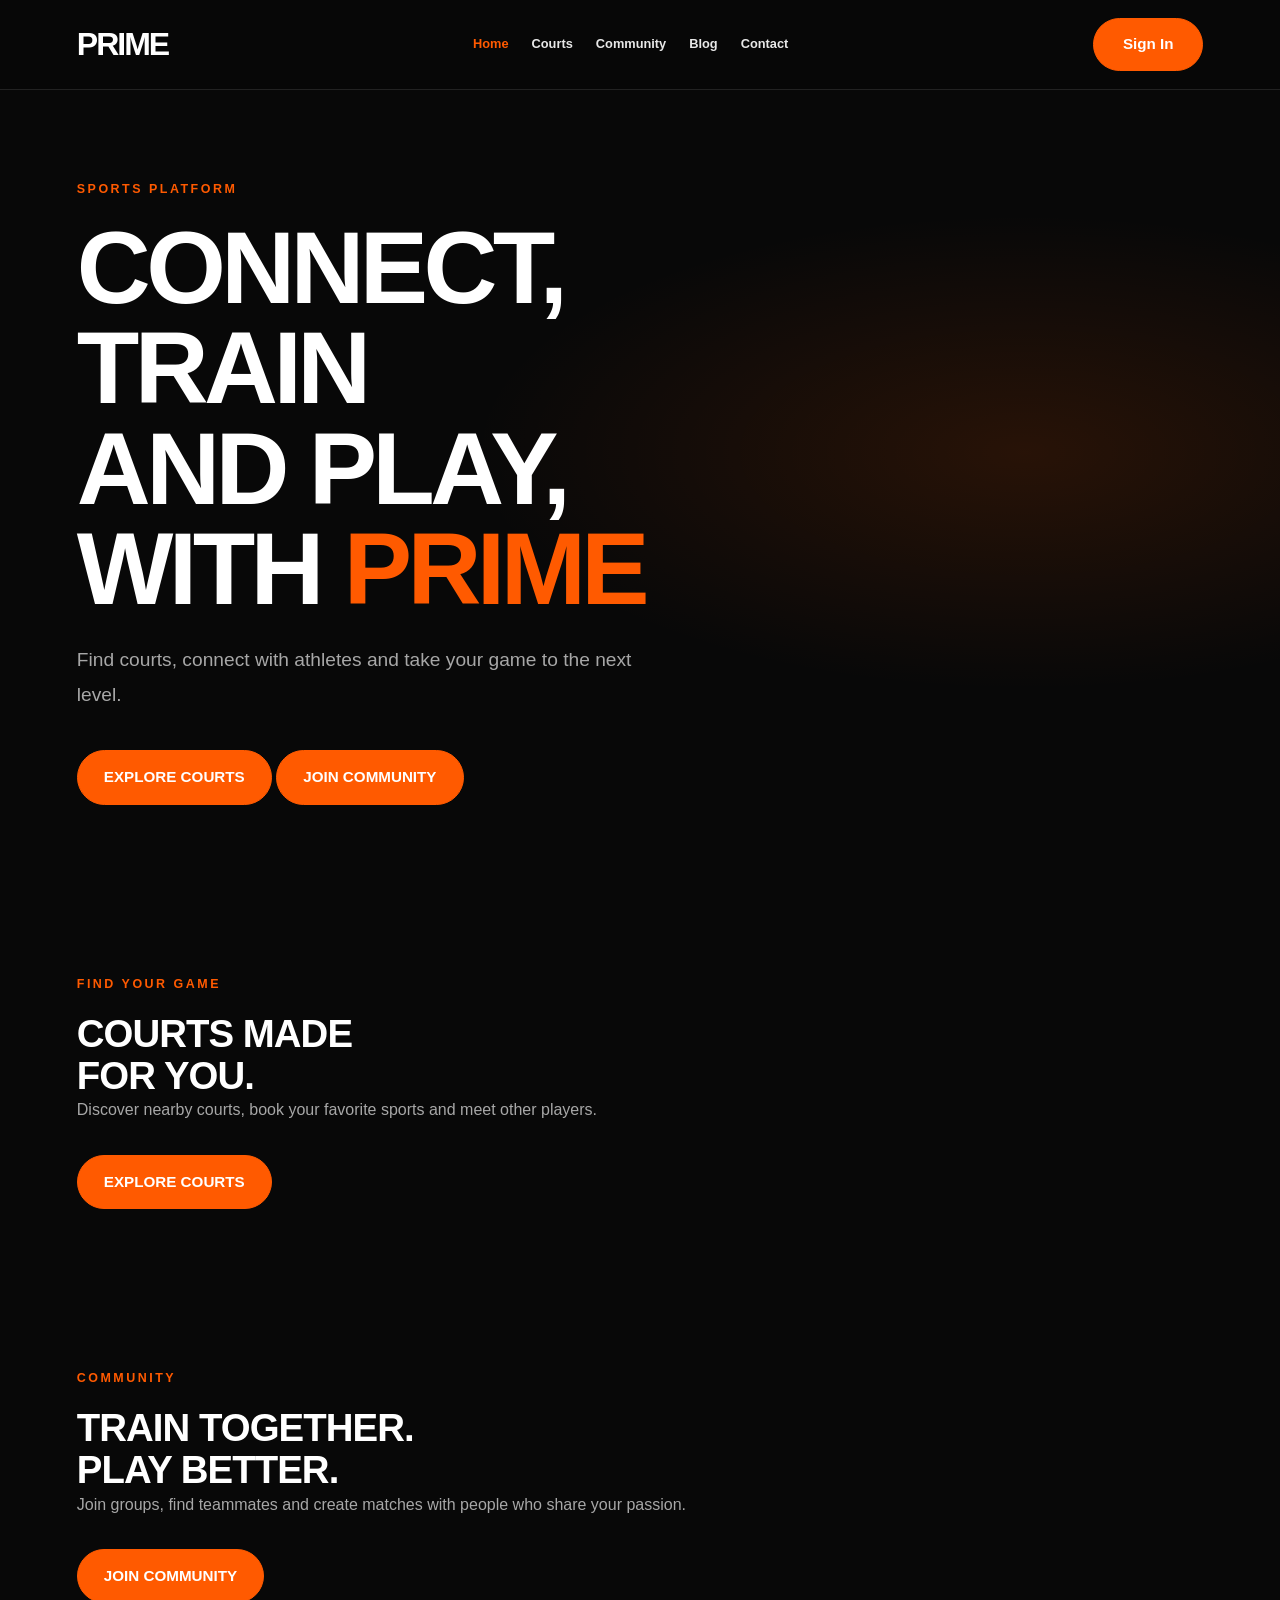
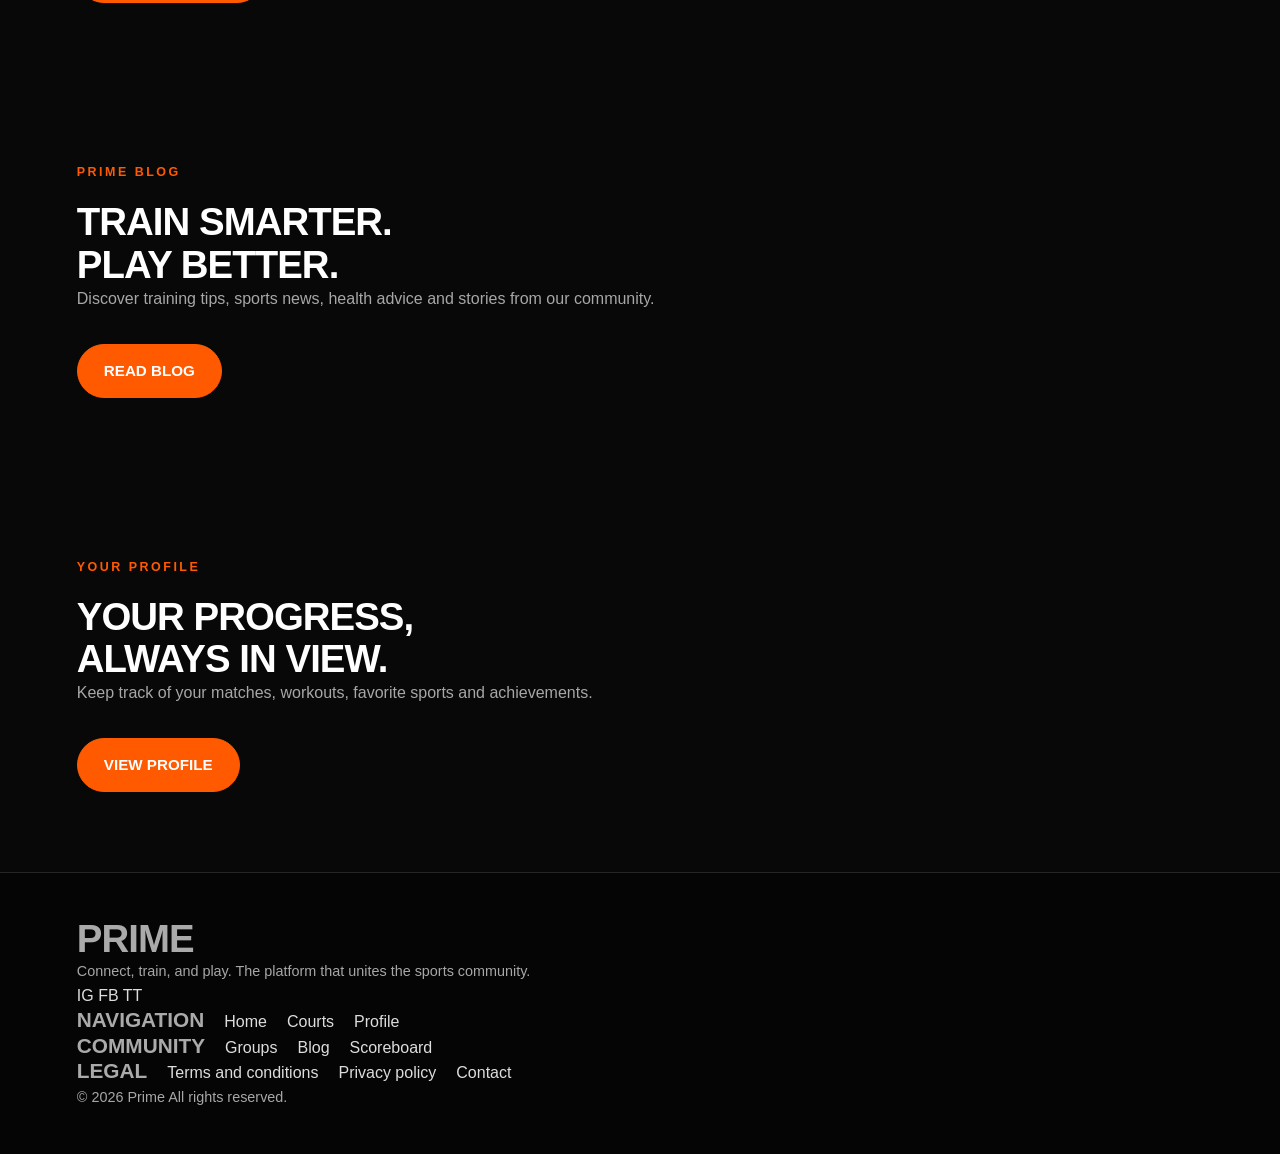
<file: index.html>
<!DOCTYPE html>
<html lang="en">

<head>
    <meta charset="UTF-8">
    <meta name="viewport" content="width=device-width, initial-scale=1.0">

    <title>PRIME - Sports Platform</title>
    <link rel="stylesheet" href="Styles.css">
</head>

<body class="home">

    <!-- HEADER / NAVIGATION -->
    <header>
        <a href="index.html" class="logo">
            PRIME<span></span>
        </a>

        <nav>
            <a href="index.html" class="active">Home</a>
            <a href="courts.html">Courts</a>
            <a href="community.html">Community</a>
            <a href="blog.html">Blog</a>
            <a href="contact.html">Contact</a>
        </nav>

        <a href="singin.html" class="signin-button">Sign In</a>
    </header>

    <main>

        <!-- HERO -->
        <section class="hero">
            <div class="hero-content">

                <div class="hero-label">SPORTS PLATFORM</div>

                <h1>
                    CONNECT, TRAIN<br>
                    AND PLAY,<br>
                    WITH <span>PRIME</span>
                </h1>

                <p>
                    Find courts, connect with athletes and take your
                    game to the next level.
                </p>

                <div class="hero-buttons">
                    <a href="courts.html" class="btn">EXPLORE COURTS</a>
                    <a href="community.html" class="btn secondary-btn">
                        JOIN COMMUNITY
                    </a>
                </div>

            </div>
        </section>

        <!-- COURTS FEATURE -->
        <section class="home-feature">
            <div class="home-section-content">
                <div class="hero-label">FIND YOUR GAME</div>

                <h2>
                    COURTS MADE<br>
                    FOR YOU.
                </h2>

                <p>
                    Discover nearby courts, book your favorite
                    sports and meet other players.
                </p>

                <a href="courts.html" class="btn">EXPLORE COURTS</a>
            </div>
        </section>

        <!-- COMMUNITY -->
        <section class="home-community">
            <div class="home-section-content">
                <div class="hero-label">COMMUNITY</div>

                <h2>
                    TRAIN TOGETHER.<br>
                    PLAY BETTER.
                </h2>

                <p>
                    Join groups, find teammates and create
                    matches with people who share your passion.
                </p>

                <a href="community.html" class="btn">JOIN COMMUNITY</a>
            </div>
        </section>

        <!-- BLOG -->
        <section class="home-blog">
            <div class="home-section-content">
                <div class="hero-label">PRIME BLOG</div>

                <h2>
                    TRAIN SMARTER.<br>
                    PLAY BETTER.
                </h2>

                <p>
                    Discover training tips, sports news,
                    health advice and stories from our community.
                </p>

                <a href="blog.html" class="btn">READ BLOG</a>
            </div>
        </section>

        <!-- PROFILE -->
        <section class="home-profile">
            <div class="home-section-content">
                <div class="hero-label">YOUR PROFILE</div>

                <h2>
                    YOUR PROGRESS,<br>
                    ALWAYS IN VIEW.
                </h2>

                <p>
                    Keep track of your matches, workouts,
                    favorite sports and achievements.
                </p>

                <a href="porfile.html" class="btn">VIEW PROFILE</a>
            </div>
        </section>

    </main>

    <!-- FOOTER -->
    <footer>

        <div class="footer-brand">
            <h2>PRIME<span></span></h2>

            <p>
                Connect, train, and play.
                The platform that unites
                the sports community.
            </p>

            <div class="socials">
                <a href="#" aria-label="Instagram">IG</a>
                <a href="#" aria-label="Facebook">FB</a>
                <a href="#" aria-label="TikTok">TT</a>
            </div>
        </div>

        <div class="footer-links">
            <h3>NAVIGATION</h3>
            <a href="index.html">Home</a>
            <a href="courts.html">Courts</a>
            <a href="porfile.html">Profile</a>
        </div>

        <div class="footer-links">
            <h3>COMMUNITY</h3>
            <a href="community.html">Groups</a>
            <a href="blog.html">Blog</a>
            <a href="scoreboard.html">Scoreboard</a>
        </div>

        <div class="footer-links">
            <h3>LEGAL</h3>
            <a href="#">Terms and conditions</a>
            <a href="#">Privacy policy</a>
            <a href="contact.html">Contact</a>
        </div>

        <div class="footer-bottom">
            <p>© 2026 Prime All rights reserved.</p>
        </div>

    </footer>

</body>
</html>
</file>
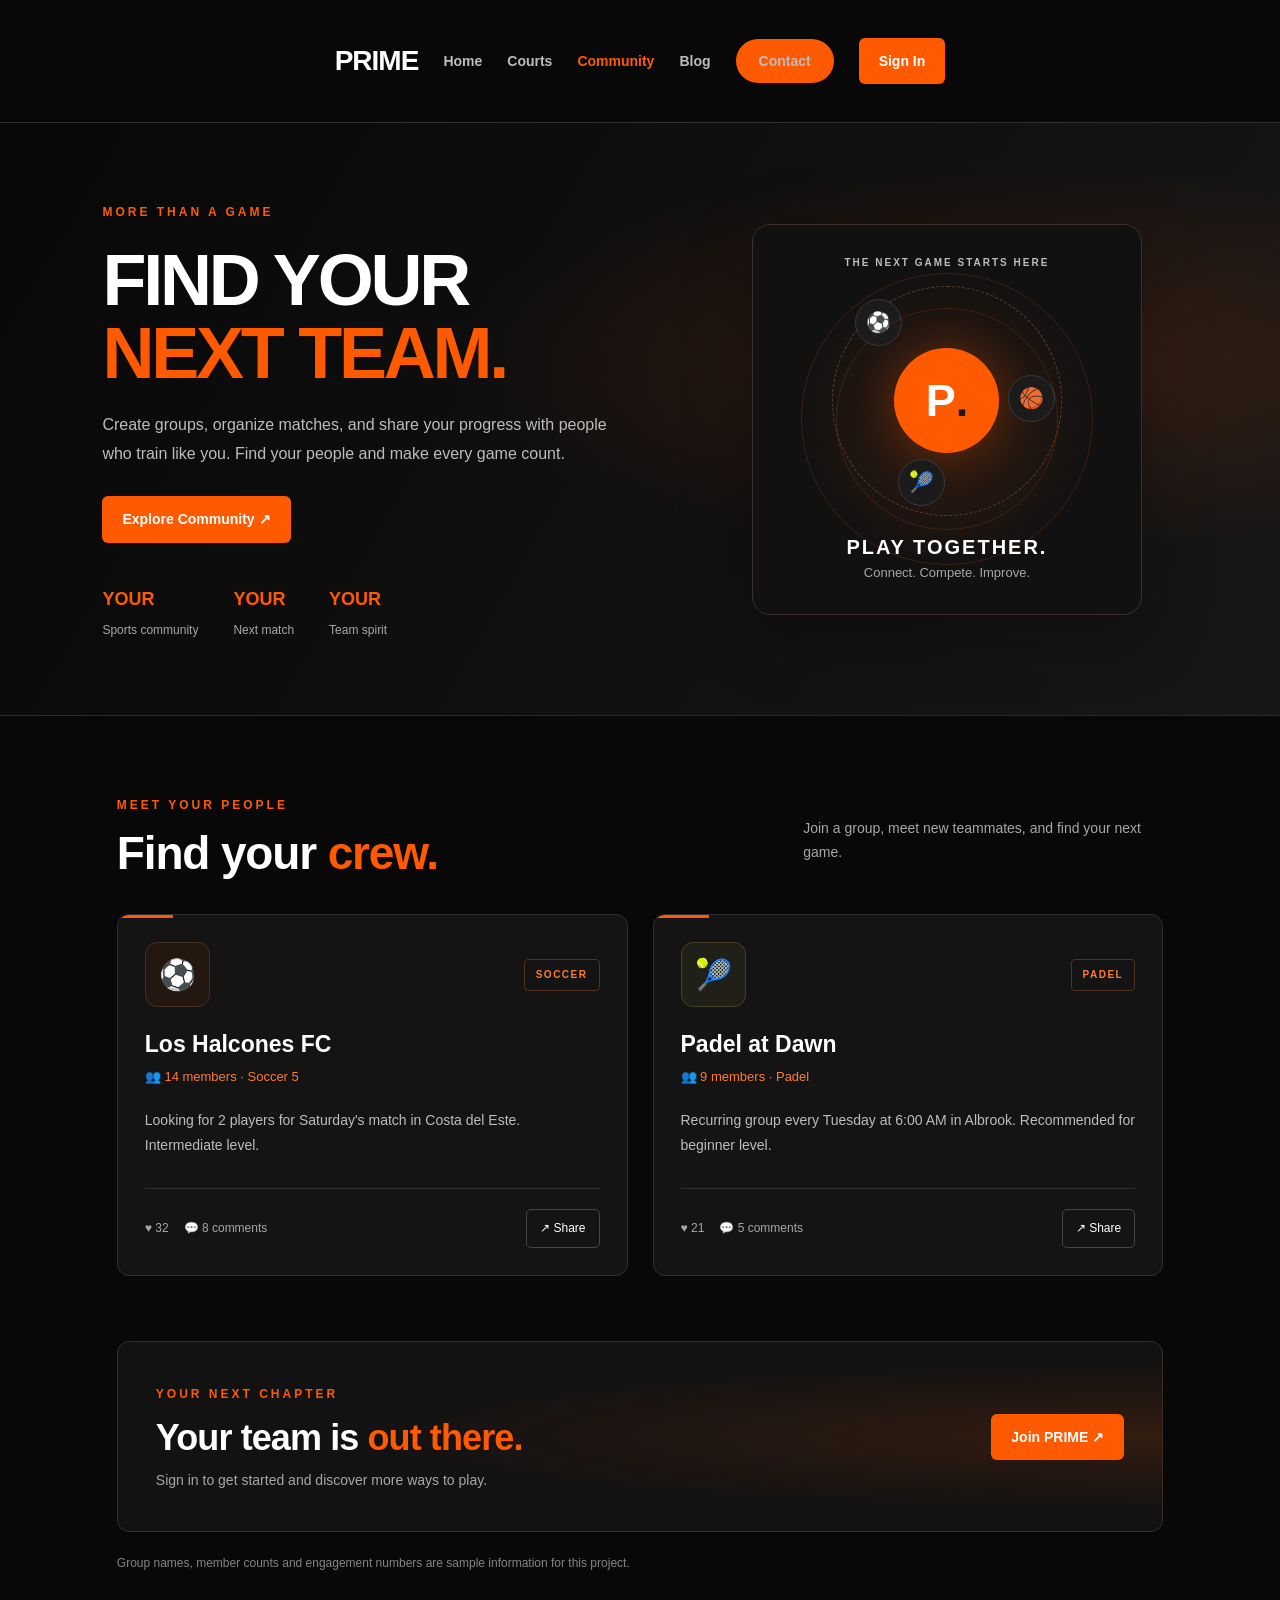
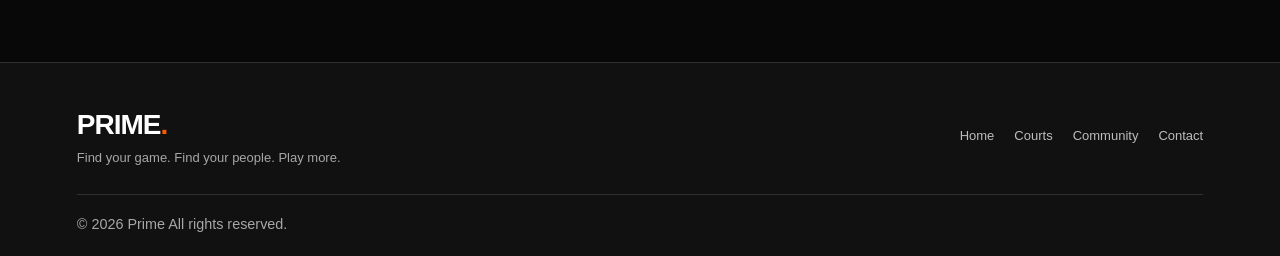
<file: community.html>
<!DOCTYPE html>
<html lang="en">

<head>
    <meta charset="UTF-8">
    <meta name="viewport" content="width=device-width, initial-scale=1.0">

    <title>PRIME - Community</title>
    <link rel="stylesheet" href="Styles.css">
</head>

<body class="community-page">

    <!-- ================= HEADER ================= -->

    <header class="site-header">
        <div class="header-content">

            <a href="index.html" class="logo">PRIME<span></span></a>

            <nav class="main-nav">
                <a href="index.html">Home</a>
                <a href="courts.html">Courts</a>
                <a href="community.html" class="active">Community</a>
                <a href="blog.html">Blog</a>
                <a href="contact.html">Contact</a>
            </nav>

            <a href="singin.html" class="header-button">Sign In</a>

        </div>
    </header>


    <main>

        <!-- ================= COMMUNITY HERO ================= -->

        <section class="community-hero">

            <div class="community-hero-content">

                <span class="section-label">MORE THAN A GAME</span>

                <h1>
                    FIND YOUR
                    <span>NEXT TEAM.</span>
                </h1>

                <p>
                    Create groups, organize matches, and share your progress
                    with people who train like you. Find your people and
                    make every game count.
                </p>

                <a href="#community-groups" class="community-primary-button">
                    Explore Community ↗
                </a>

                <div class="community-stats">

                    <div>
                        <strong>YOUR</strong>
                        <span>Sports community</span>
                    </div>

                    <div>
                        <strong>YOUR</strong>
                        <span>Next match</span>
                    </div>

                    <div>
                        <strong>YOUR</strong>
                        <span>Team spirit</span>
                    </div>

                </div>

            </div>

            <div class="community-hero-visual">
                <div class="community-visual-card">

                    <span class="community-visual-label">THE NEXT GAME STARTS HERE</span>

                    <div class="community-orbit">
                        <div class="community-orbit-center">P<span>.</span></div>
                        <span class="orbit-dot orbit-dot-one">⚽</span>
                        <span class="orbit-dot orbit-dot-two">🏀</span>
                        <span class="orbit-dot orbit-dot-three">🎾</span>
                    </div>

                    <h2>PLAY TOGETHER.</h2>
                    <p>Connect. Compete. Improve.</p>

                </div>
            </div>

        </section>


        <!-- ================= COMMUNITY GROUPS ================= -->

        <section class="community-groups-section" id="community-groups">

            <div class="community-section-heading">

                <div>
                    <span class="section-label">MEET YOUR PEOPLE</span>
                    <h2>Find your <span>crew.</span></h2>
                </div>

                <p>
                    Join a group, meet new teammates, and find your next game.
                </p>

            </div>


            <div class="community-group-grid">

                <!-- ================= GROUP 1 ================= -->

                <article class="community-group-card">

                    <div class="group-card-top">

                        <div class="group-avatar soccer-avatar">
                            ⚽
                        </div>

                        <span class="group-category">SOCCER</span>

                    </div>

                    <div class="group-details">

                        <h3>Los Halcones FC</h3>

                        <p class="group-members">👥 14 members · Soccer 5</p>

                        <p class="group-description">
                            Looking for 2 players for Saturday's match
                            in Costa del Este. Intermediate level.
                        </p>

                    </div>

                    <div class="group-card-footer">

                        <div class="group-engagement">
                            <span>♥ 32</span>
                            <span>💬 8 comments</span>
                        </div>

                        <button
                            class="group-share-button"
                            type="button"
                            onclick="shareGroup('Los Halcones FC')">
                            ↗ Share
                        </button>

                    </div>

                    <div class="group-card-accent"></div>

                </article>


                <!-- ================= GROUP 2 ================= -->

                <article class="community-group-card">

                    <div class="group-card-top">

                        <div class="group-avatar padel-avatar">
                            🎾
                        </div>

                        <span class="group-category">PADEL</span>

                    </div>

                    <div class="group-details">

                        <h3>Padel at Dawn</h3>

                        <p class="group-members">👥 9 members · Padel</p>

                        <p class="group-description">
                            Recurring group every Tuesday at 6:00 AM
                            in Albrook. Recommended for beginner level.
                        </p>

                    </div>

                    <div class="group-card-footer">

                        <div class="group-engagement">
                            <span>♥ 21</span>
                            <span>💬 5 comments</span>
                        </div>

                        <button
                            class="group-share-button"
                            type="button"
                            onclick="shareGroup('Padel at Dawn')">
                            ↗ Share
                        </button>

                    </div>

                    <div class="group-card-accent"></div>

                </article>

            </div>


            <!-- ================= JOIN COMMUNITY ================= -->

            <div class="community-cta">

                <div>
                    <span class="section-label">YOUR NEXT CHAPTER</span>
                    <h2>Your team is <span>out there.</span></h2>
                    <p>
                        Sign in to get started and discover more ways to play.
                    </p>
                </div>

                <a href="singin.html" class="community-primary-button">
                    Join PRIME ↗
                </a>

            </div>

            <p class="community-note">
                Group names, member counts and engagement numbers are sample
                information for this project.
            </p>

        </section>

    </main>


    <!-- ================= FOOTER ================= -->

    <footer class="site-footer">

        <div class="footer-content">

            <div class="footer-brand">
                <a href="index.html" class="logo">PRIME<span>.</span></a>
                <p>Find your game. Find your people. Play more.</p>
            </div>

            <div class="footer-links">
                <a href="index.html">Home</a>
                <a href="courts.html">Courts</a>
                <a href="community.html">Community</a>
                <a href="contact.html">Contact</a>
            </div>

        </div>

        <div class="footer-bottom">
            <p>© 2026 Prime All rights reserved.</p>
        </div>

    </footer>


    <!-- ================= SHARE FUNCTION ================= -->

    <script>
        function shareGroup(groupName) {
            const shareData = {
                title: "PRIME Community",
                text: "Check out the " + groupName + " group on PRIME!"
            };

            if (navigator.share) {
                navigator.share(shareData).catch(function () {});
            } else if (navigator.clipboard) {
                navigator.clipboard.writeText(
                    shareData.text
                ).then(function () {
                    alert("Group message copied!");
                }).catch(function () {
                    prompt("Copy this message:", shareData.text);
                });
            } else {
                prompt("Copy this message:", shareData.text);
            }
        }
    </script>

</body>
</html>
</file>
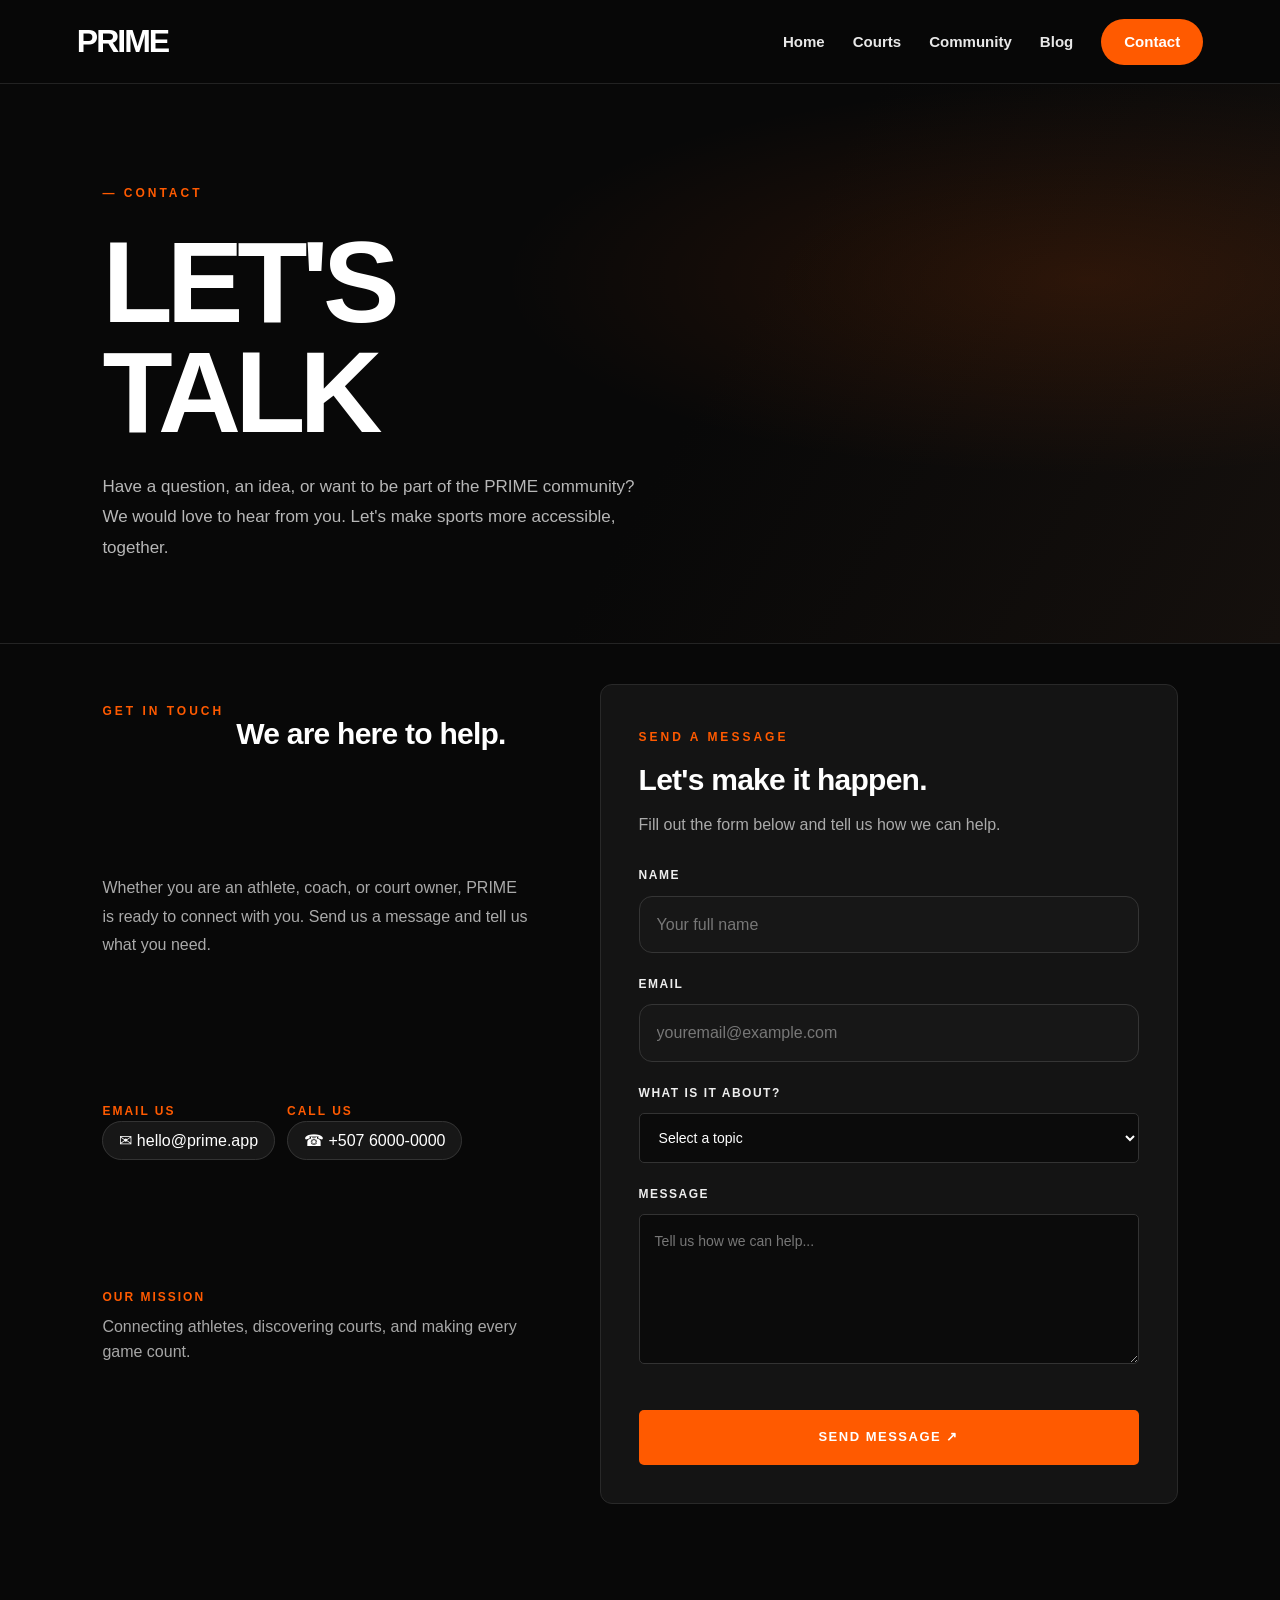
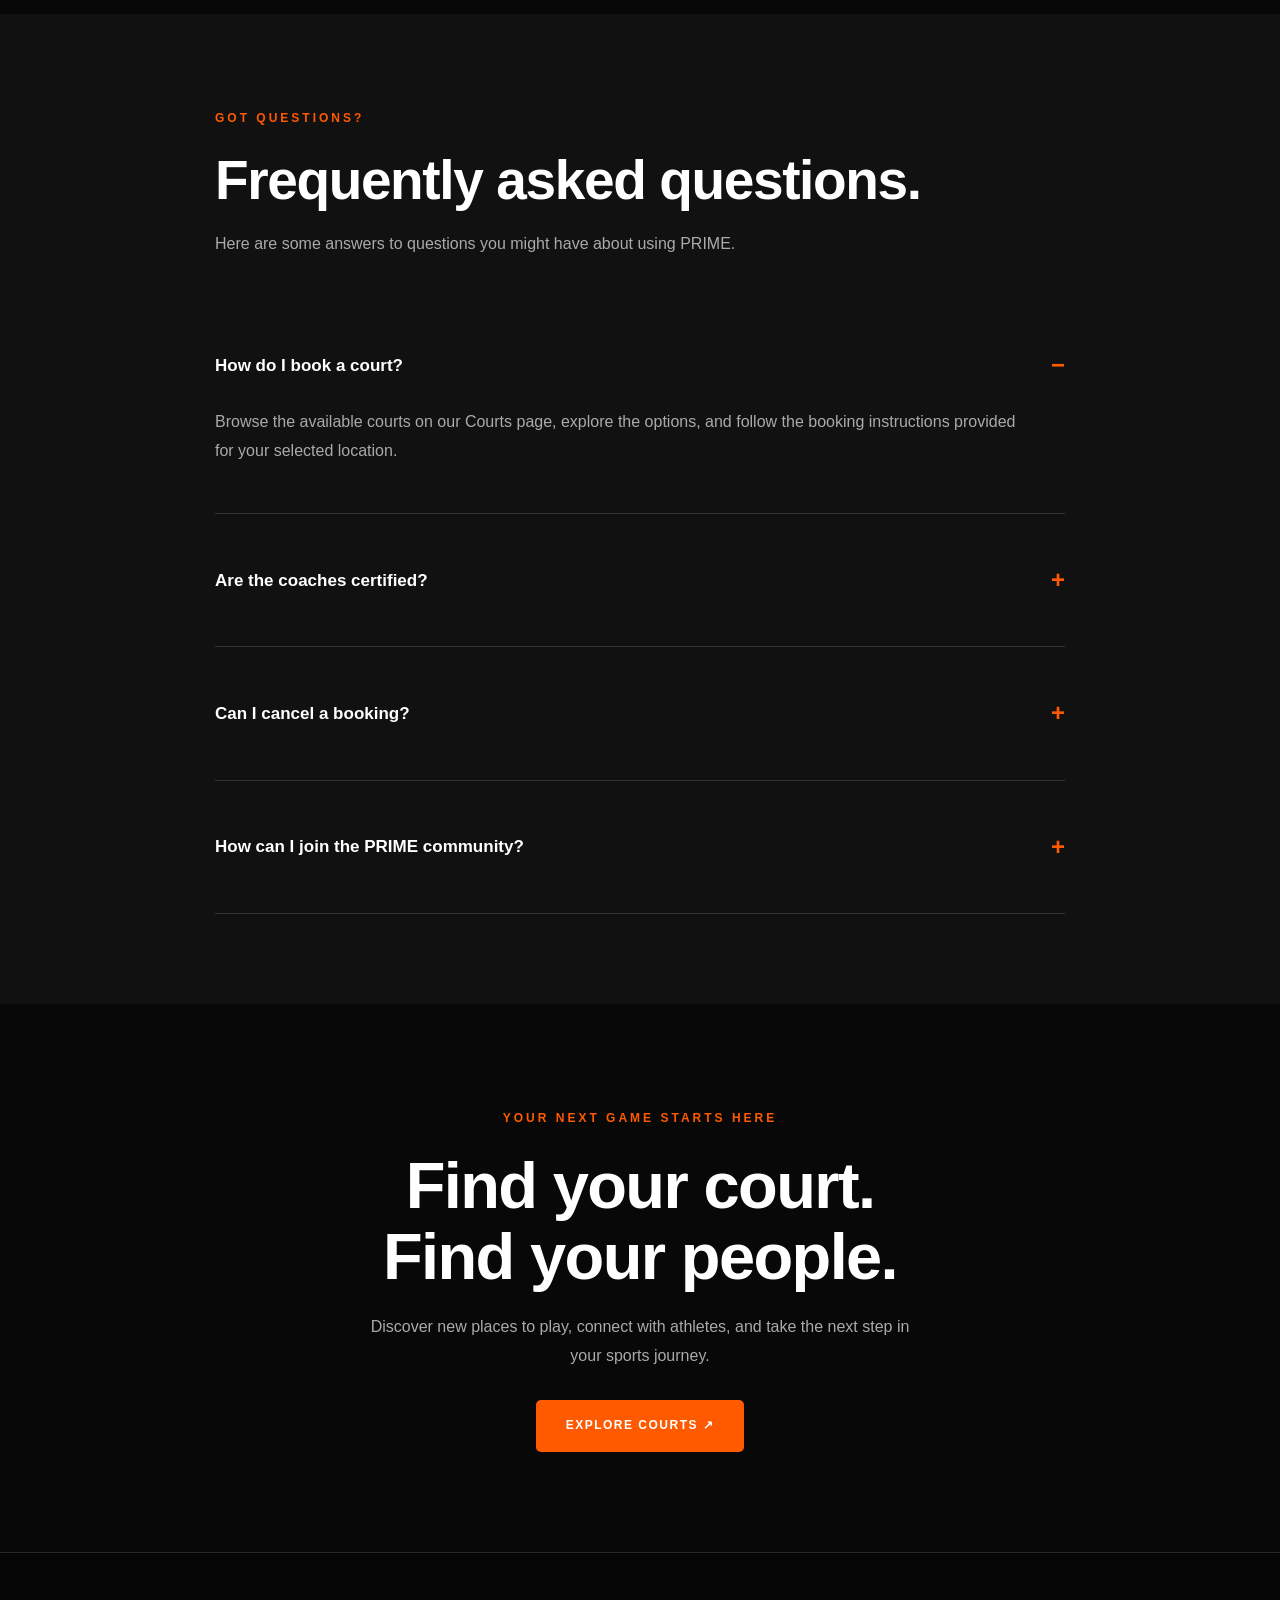
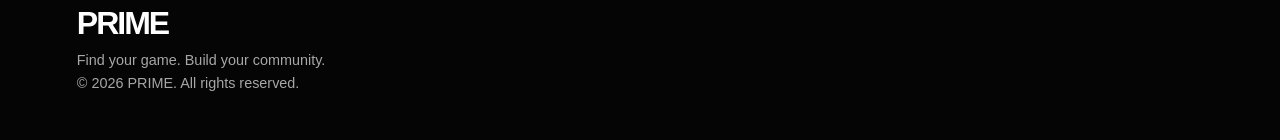
<file: contact.html>
<!DOCTYPE html>
<html lang="en">

<head>
    <meta charset="UTF-8">
    <meta name="viewport" content="width=device-width, initial-scale=1.0">

    <title>PRIME - Contact</title>
    <link rel="stylesheet" href="Styles.css">

    <style>
        /* ================= CONTACT PAGE ================= */

        .contact-page {
            background: #080808;
            color: #f5f5f5;
            min-height: 100vh;
        }

        .contact-page .contact-hero {
            padding: 100px 8% 65px;
        }

        .contact-page .section-label {
            color: #ff5a00;
            font-size: 12px;
            font-weight: 700;
            letter-spacing: 3px;
        }

        .contact-page .contact-hero h1 {
            font-size: clamp(55px, 9vw, 115px);
            line-height: 0.95;
            margin: 25px 0;
            color: #ffffff;
            font-weight: 800;
        }

        .contact-page .contact-hero h1 span {
            color: #ff5a00;
        }

        .contact-page .contact-hero p {
            color: #b7b7b7;
            max-width: 550px;
            font-size: 17px;
            line-height: 1.8;
        }

        .contact-page .contact-container {
            display: grid;
            grid-template-columns: 0.85fr 1.15fr;
            gap: 70px;
            padding: 40px 8% 110px;
        }

        .contact-page .contact-info h2,
        .contact-page .contact-form-wrapper h2 {
            font-size: 30px;
            color: #fff;
            margin: 15px 0;
        }

        .contact-page .contact-info > p {
            color: #aaa;
            line-height: 1.8;
            margin-bottom: 35px;
        }

        .contact-page .contact-detail {
            margin-bottom: 28px;
        }

        .contact-page .contact-detail h3 {
            font-size: 12px;
            color: #ff5a00;
            letter-spacing: 2px;
            margin-bottom: 10px;
        }

        .contact-page .contact-detail a {
            color: #fff;
            text-decoration: none;
            font-size: 16px;
            transition: color 0.2s;
        }

        .contact-page .contact-detail a:hover {
            color: #ff5a00;
        }

        .contact-page .contact-form-wrapper {
            background: #141414;
            border: 1px solid #292929;
            padding: 38px;
            border-radius: 12px;
        }

        .contact-page .contact-form-wrapper > p {
            color: #aaa;
            line-height: 1.7;
            margin-bottom: 28px;
        }

        .contact-page .form-group {
            margin-bottom: 22px;
        }

        .contact-page .form-group label {
            display: block;
            font-size: 12px;
            font-weight: 700;
            letter-spacing: 1.5px;
            margin-bottom: 10px;
            color: #eee;
        }

        .contact-page .form-group input,
        .contact-page .form-group select,
        .contact-page .form-group textarea {
            width: 100%;
            padding: 15px;
            background: #0b0b0b;
            border: 1px solid #333;
            border-radius: 5px;
            color: #fff;
            font-family: inherit;
            font-size: 14px;
            outline: none;
            box-sizing: border-box;
            transition: border-color 0.2s;
        }

        .contact-page .form-group input:focus,
        .contact-page .form-group select:focus,
        .contact-page .form-group textarea:focus {
            border-color: #ff5a00;
        }

        .contact-page .form-group input::placeholder,
        .contact-page .form-group textarea::placeholder {
            color: #777;
        }

        .contact-page .form-group select option {
            background: #141414;
            color: #fff;
        }

        .contact-page .form-group textarea {
            min-height: 150px;
            resize: vertical;
        }

        .contact-page .send-button {
            width: 100%;
            padding: 17px;
            background: #ff5a00;
            color: #fff;
            border: none;
            border-radius: 5px;
            font-weight: 800;
            font-size: 13px;
            letter-spacing: 1.5px;
            cursor: pointer;
            transition: background 0.2s, transform 0.2s;
        }

        .contact-page .send-button:hover {
            background: #ff762b;
            transform: translateY(-2px);
        }

        /* ================= FAQ ================= */

        .contact-page .faq-section {
            padding: 90px 8%;
            background: #111;
        }

        .contact-page .faq-heading {
            max-width: 650px;
            margin-bottom: 45px;
        }

        .contact-page .faq-heading h2 {
            font-size: clamp(35px, 5vw, 55px);
            color: #fff;
            margin: 20px 0;
        }

        .contact-page .faq-heading p {
            color: #aaa;
            line-height: 1.8;
        }

        .contact-page .faq-list {
            max-width: 850px;
        }

        .contact-page .faq-item {
            border-bottom: 1px solid #333;
        }

        .contact-page .faq-question {
            display: flex;
            justify-content: space-between;
            align-items: center;
            gap: 20px;
            width: 100%;
            padding: 25px 0;
            background: transparent;
            border: none;
            color: #fff;
            text-align: left;
            font-size: 17px;
            font-weight: 600;
            cursor: pointer;
        }

        .contact-page .faq-question span {
            color: #ff5a00;
            font-size: 24px;
        }

        .contact-page .faq-answer {
            display: none;
            color: #aaa;
            line-height: 1.8;
            padding: 0 0 25px;
        }

        .contact-page .faq-item.active .faq-answer {
            display: block;
        }

        /* ================= CTA ================= */

        .contact-page .contact-cta {
            padding: 100px 8%;
            text-align: center;
            background: #080808;
        }

        .contact-page .contact-cta h2 {
            font-size: clamp(35px, 6vw, 65px);
            line-height: 1.1;
            color: #fff;
            margin: 20px auto;
            max-width: 800px;
        }

        .contact-page .contact-cta p {
            color: #aaa;
            line-height: 1.8;
            max-width: 550px;
            margin: 0 auto 30px;
        }

        .contact-page .cta-button {
            display: inline-block;
            padding: 16px 30px;
            background: #ff5a00;
            color: #fff;
            text-decoration: none;
            border-radius: 5px;
            font-size: 12px;
            font-weight: 800;
            letter-spacing: 1.5px;
            transition: background 0.2s;
        }

        .contact-page .cta-button:hover {
            background: #ff762b;
        }

        /* ================= RESPONSIVE ================= */

        @media (max-width: 800px) {
            .contact-page .contact-hero {
                padding: 75px 6% 40px;
            }

            .contact-page .contact-container {
                grid-template-columns: 1fr;
                gap: 40px;
                padding: 30px 6% 75px;
            }

            .contact-page .contact-form-wrapper {
                padding: 25px;
            }

            .contact-page .faq-section,
            .contact-page .contact-cta {
                padding: 70px 6%;
            }
        }
    </style>
</head>

<body class="contact-page">

    <!-- ================= HEADER ================= -->

    <header>
        <a href="index.html" class="logo">
            PRIME<span></span>
        </a>

        <nav>
            <a href="index.html">Home</a>
            <a href="courts.html">Courts</a>
            <a href="community.html">Community</a>
            <a href="blog.html">Blog</a>
            <a href="contact.html">Contact</a>
        </nav>
    </header>

    <main>

        <!-- ================= HERO ================= -->

        <section class="contact-hero">

            <span class="section-label">— CONTACT</span>

            <h1>
                LET'S<br>
                TALK
            </h1>

            <p>
                Have a question, an idea, or want to be part of
                the PRIME community? We would love to hear from you.
                Let's make sports more accessible, together.
            </p>

        </section>

        <!-- ================= CONTACT FORM ================= -->

        <section class="contact-container">

            <div class="contact-info">

                <span class="section-label">GET IN TOUCH</span>

                <h2>We are here to help.</h2>

                <p>
                    Whether you are an athlete, coach, or court owner,
                    PRIME is ready to connect with you. Send us a message
                    and tell us what you need.
                </p>

                <div class="contact-detail">
                    <h3>EMAIL US</h3>
                    <a href="mailto:hello@prime.app">
                        ✉ hello@prime.app
                    </a>
                </div>

                <div class="contact-detail">
                    <h3>CALL US</h3>
                    <a href="tel:+50760000000">
                        ☎ +507 6000-0000
                    </a>
                </div>

                <div class="contact-detail">
                    <h3>OUR MISSION</h3>
                    <p>
                        Connecting athletes, discovering courts,
                        and making every game count.
                    </p>
                </div>

            </div>

            <div class="contact-form-wrapper">

                <span class="section-label">SEND A MESSAGE</span>

                <h2>Let's make it happen.</h2>

                <p>
                    Fill out the form below and tell us how we can help.
                </p>

                <form id="contactForm">

                    <div class="form-group">
                        <label for="name">NAME</label>
                        <input
                            type="text"
                            id="name"
                            name="name"
                            placeholder="Your full name"
                            required
                        >
                    </div>

                    <div class="form-group">
                        <label for="email">EMAIL</label>
                        <input
                            type="email"
                            id="email"
                            name="email"
                            placeholder="youremail@example.com"
                            required
                        >
                    </div>

                    <div class="form-group">
                        <label for="topic">WHAT IS IT ABOUT?</label>

                        <select id="topic" name="topic" required>
                            <option value="" disabled selected>
                                Select a topic
                            </option>
                            <option value="Booking a court">
                                Booking a court
                            </option>
                            <option value="Coaching">
                                Coaching
                            </option>
                            <option value="Partnership">
                                Partnership
                            </option>
                            <option value="Technical support">
                                Technical support
                            </option>
                            <option value="Other">
                                Other
                            </option>
                        </select>
                    </div>

                    <div class="form-group">
                        <label for="message">MESSAGE</label>
                        <textarea
                            id="message"
                            name="message"
                            placeholder="Tell us how we can help..."
                            required
                        ></textarea>
                    </div>

                    <button type="submit" class="send-button">
                        SEND MESSAGE ↗
                    </button>

                </form>

            </div>

        </section>

        <!-- ================= FAQ ================= -->

        <section class="faq-section">

            <div class="faq-heading">

                <span class="section-label">GOT QUESTIONS?</span>

                <h2>Frequently asked questions.</h2>

                <p>
                    Here are some answers to questions you might
                    have about using PRIME.
                </p>

            </div>

            <div class="faq-list">

                <div class="faq-item active">

                    <button
                        class="faq-question"
                        type="button"
                        aria-expanded="true"
                    >
                        How do I book a court?
                        <span>−</span>
                    </button>

                    <div class="faq-answer">
                        Browse the available courts on our Courts page,
                        explore the options, and follow the booking
                        instructions provided for your selected location.
                    </div>

                </div>

                <div class="faq-item">

                    <button
                        class="faq-question"
                        type="button"
                        aria-expanded="false"
                    >
                        Are the coaches certified?
                        <span>+</span>
                    </button>

                    <div class="faq-answer">
                        Coach qualifications and experience can vary.
                        Check each coach's profile and credentials before
                        arranging a training session.
                    </div>

                </div>

                <div class="faq-item">

                    <button
                        class="faq-question"
                        type="button"
                        aria-expanded="false"
                    >
                        Can I cancel a booking?
                        <span>+</span>
                    </button>

                    <div class="faq-answer">
                        Cancellation conditions may depend on the court
                        or provider. Please check the booking terms or
                        contact the relevant provider for assistance.
                    </div>

                </div>

                <div class="faq-item">

                    <button
                        class="faq-question"
                        type="button"
                        aria-expanded="false"
                    >
                        How can I join the PRIME community?
                        <span>+</span>
                    </button>

                    <div class="faq-answer">
                        Explore our Community page to discover ways to
                        connect with athletes, coaches, and other people
                        who share your passion for sports.
                    </div>

                </div>

            </div>

        </section>

        <!-- ================= CTA ================= -->

        <section class="contact-cta">

            <span class="section-label">
                YOUR NEXT GAME STARTS HERE
            </span>

            <h2>
                Find your court.<br>
                Find your people.
            </h2>

            <p>
                Discover new places to play, connect with athletes,
                and take the next step in your sports journey.
            </p>

            <a href="courts.html" class="cta-button">
                EXPLORE COURTS ↗
            </a>

        </section>

    </main>

    <!-- ================= FOOTER ================= -->

    <footer>
        <a href="index.html" class="logo">
            PRIME<span></span>
        </a>

        <p>
            Find your game. Build your community.
        </p>

        <p>
            &copy; 2026 PRIME. All rights reserved.
        </p>
    </footer>

    <!-- ================= JAVASCRIPT ================= -->

    <script>
        // Contact form: opens the visitor's email application.

        const contactForm = document.getElementById("contactForm");

        contactForm.addEventListener("submit", function (event) {
            event.preventDefault();

            const name = document.getElementById("name").value.trim();
            const email = document.getElementById("email").value.trim();
            const topic = document.getElementById("topic").value;
            const message = document.getElementById("message").value.trim();

            const subject = encodeURIComponent(
                "PRIME Contact: " + topic
            );

            const body = encodeURIComponent(
                "Name: " + name + "\n" +
                "Email: " + email + "\n" +
                "Topic: " + topic + "\n\n" +
                "Message:\n" + message
            );

            window.location.href =
                "mailto:hello@prime.app?subject=" +
                subject + "&body=" + body;
        });

        // FAQ accordion.

        const faqItems = document.querySelectorAll(
            ".contact-page .faq-item"
        );

        faqItems.forEach(function (item) {
            const question = item.querySelector(".faq-question");
            const symbol = question.querySelector("span");

            question.addEventListener("click", function () {
                const isOpen = item.classList.contains("active");

                faqItems.forEach(function (otherItem) {
                    otherItem.classList.remove("active");

                    const otherQuestion =
                        otherItem.querySelector(".faq-question");

                    otherQuestion.setAttribute("aria-expanded","false");
                    otherQuestion.querySelector("span").textContent = "+";
                });

                if (!isOpen) {
                    item.classList.add("active");
                    question.setAttribute("aria-expanded", "true");
                    symbol.textContent = "−";
                }
            });
        });
    </script>

</body>
</html>
</file>
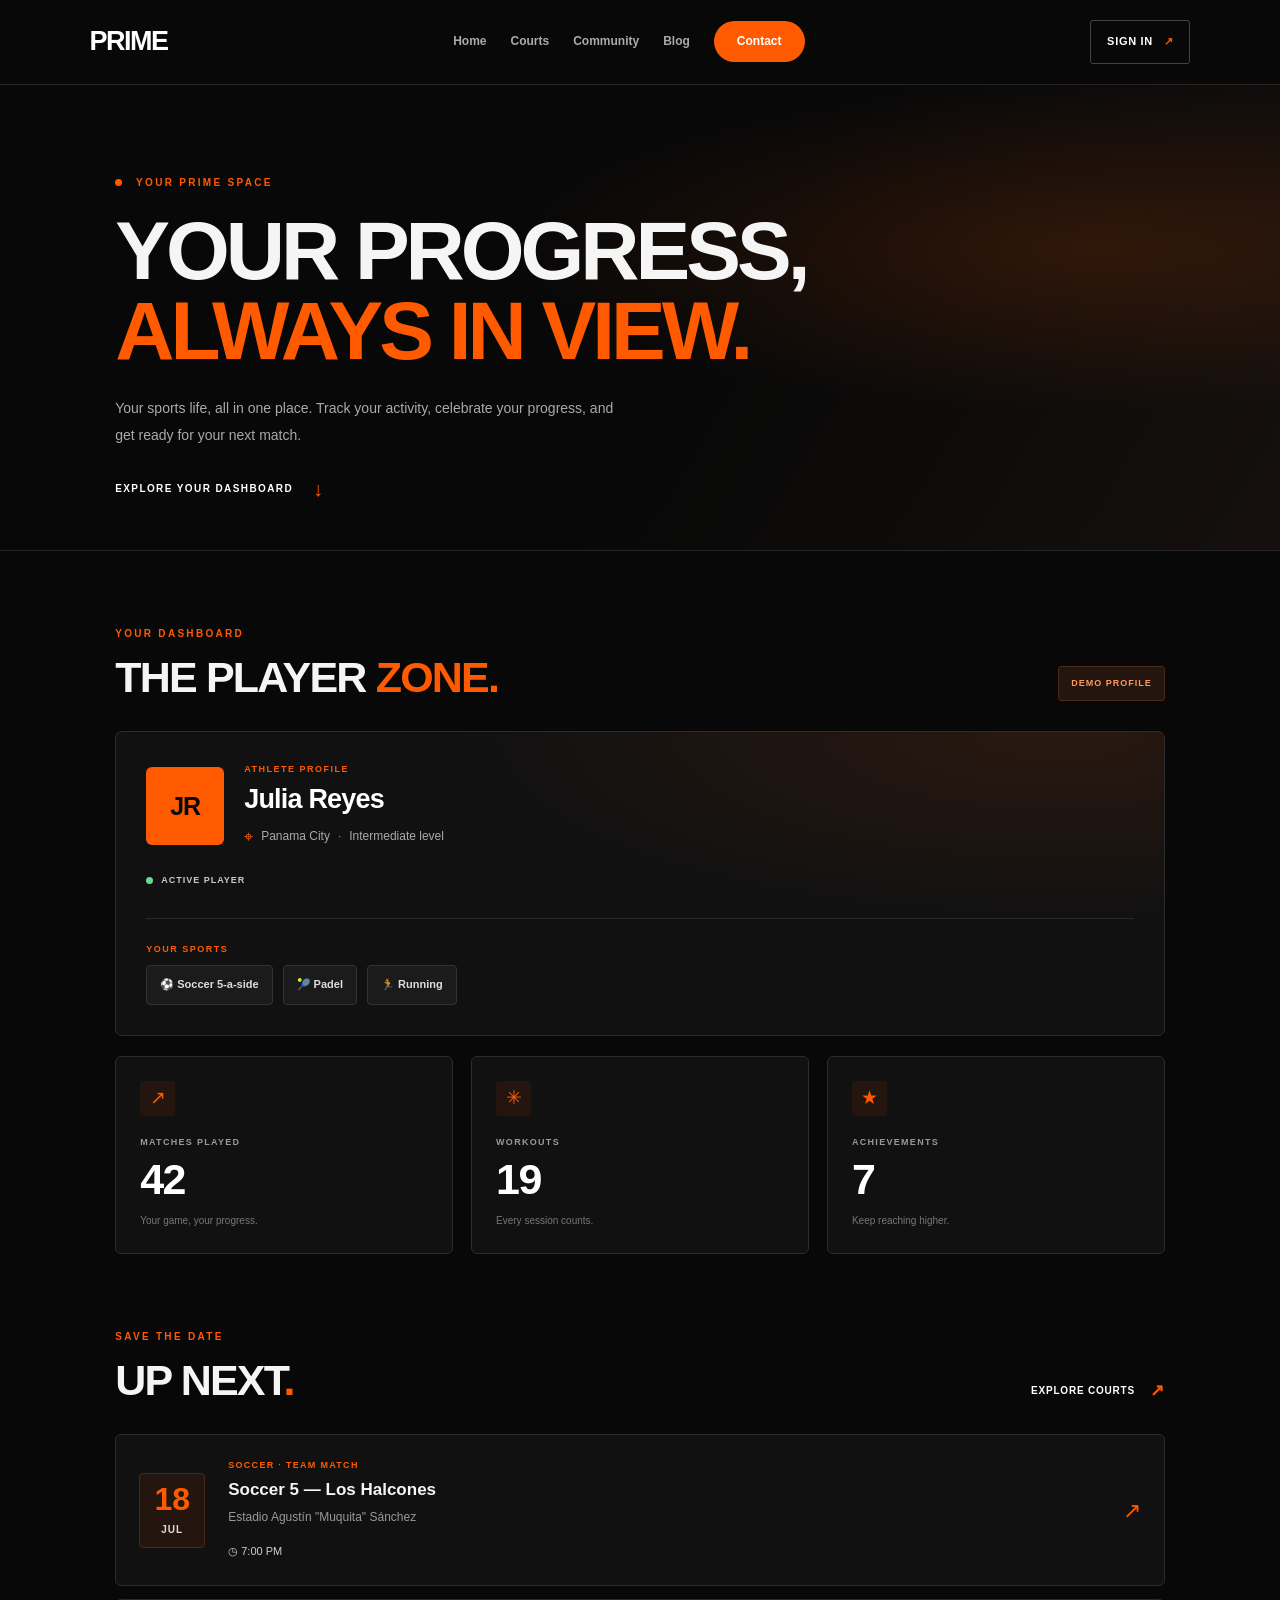
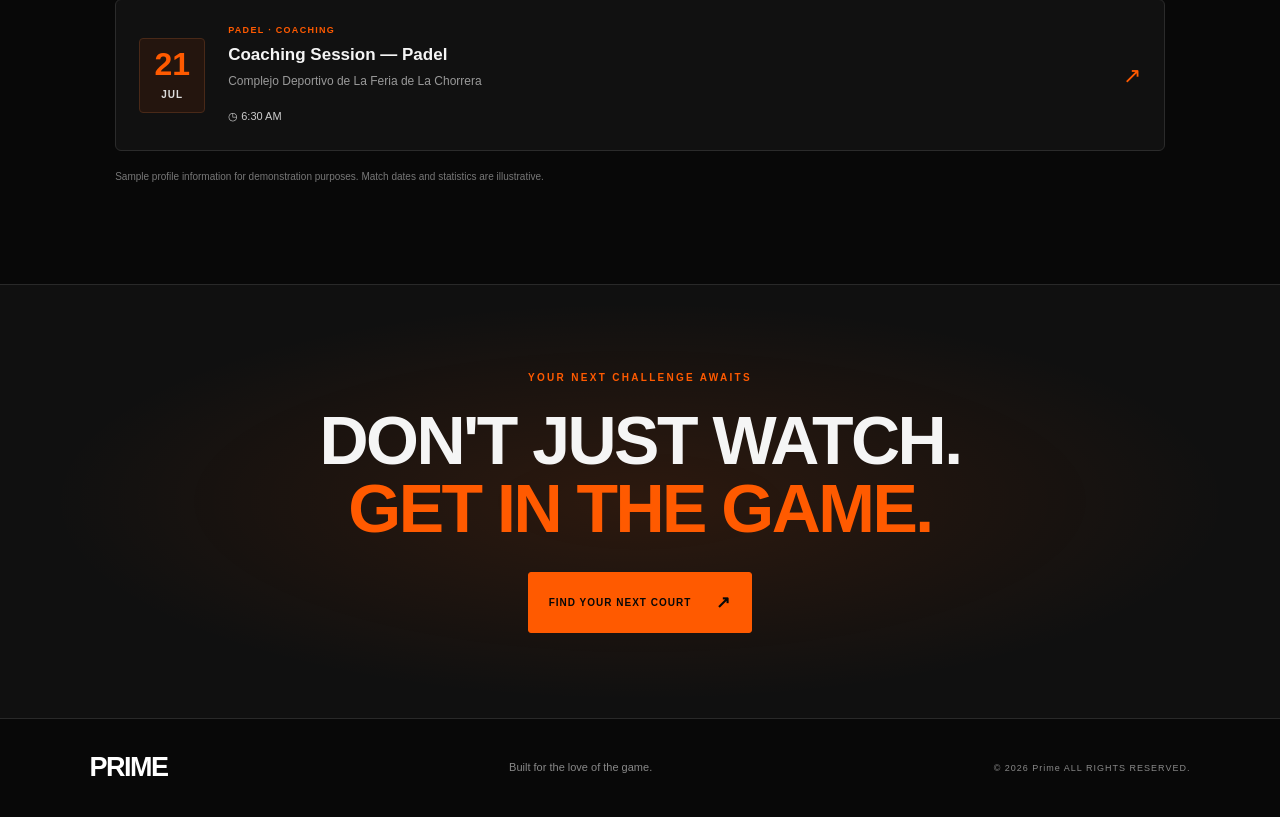
<file: porfile.html>
<!DOCTYPE html>
<html lang="en">

<head>
    <meta charset="UTF-8">
    <meta name="viewport" content="width=device-width, initial-scale=1.0">

    <title>PRIME - Your Profile</title>
    <link rel="stylesheet" href="Styles.css">
</head>

<body class="profile-page">

    <!-- ================= HEADER ================= -->
    <header class="profile-header">
        <a href="index.html" class="profile-logo">PRIME<span></span></a>

        <nav class="profile-nav">
            <a href="index.html">Home</a>
            <a href="courts.html">Courts</a>
            <a href="community.html">Community</a>
            <a href="blog.html">Blog</a>
            <a href="contact.html">Contact</a>
        </nav>

        <a href="singin.html" class="profile-account-link">
            SIGN IN <span>↗</span>
        </a>
    </header>

    <main>

        <!-- ================= HERO ================= -->
        <section class="profile-hero">
            <p class="profile-eyebrow"><span></span> YOUR PRIME SPACE</p>

            <h1>YOUR PROGRESS,<br><span>ALWAYS IN VIEW.</span></h1>

            <p>
                Your sports life, all in one place. Track your activity,
                celebrate your progress, and get ready for your next match.
            </p>

            <a href="#profile-dashboard" class="profile-hero-link">
                EXPLORE YOUR DASHBOARD <span>↓</span>
            </a>
        </section>

        <!-- ================= DASHBOARD ================= -->
        <section class="profile-dashboard" id="profile-dashboard">

            <div class="profile-section-heading">
                <div>
                    <p class="profile-eyebrow">YOUR DASHBOARD</p>
                    <h2>THE PLAYER <span>ZONE.</span></h2>
                </div>

                <span class="profile-demo-label">DEMO PROFILE</span>
            </div>

            <!-- PLAYER CARD -->
            <div class="profile-player-card">

                <div class="profile-player-main">
                    <div class="profile-avatar">JR</div>

                    <div class="profile-player-details">
                        <p class="profile-card-tag">ATHLETE PROFILE</p>
                        <h2>Julia Reyes</h2>
                        <p class="profile-player-location">
                            <span>⌖</span> Panama City
                            <span class="profile-dot">·</span>
                            Intermediate level
                        </p>
                    </div>
                </div>

                <div class="profile-player-status">
                    <span class="profile-status-dot"></span>
                    ACTIVE PLAYER
                </div>

                <div class="profile-sports">
                    <p class="profile-card-tag">YOUR SPORTS</p>

                    <div class="profile-sport-tags">
                        <span>⚽ Soccer 5-a-side</span>
                        <span>🎾 Padel</span>
                        <span>🏃 Running</span>
                    </div>
                </div>

            </div>

            <!-- STATISTICS -->
            <div class="profile-stats-grid">

                <article class="profile-stat-card">
                    <span class="profile-stat-icon">↗</span>
                    <p>MATCHES PLAYED</p>
                    <strong>42</strong>
                    <span class="profile-stat-note">Your game, your progress.</span>
                </article>

                <article class="profile-stat-card">
                    <span class="profile-stat-icon">✳</span>
                    <p>WORKOUTS</p>
                    <strong>19</strong>
                    <span class="profile-stat-note">Every session counts.</span>
                </article>

                <article class="profile-stat-card">
                    <span class="profile-stat-icon">★</span>
                    <p>ACHIEVEMENTS</p>
                    <strong>7</strong>
                    <span class="profile-stat-note">Keep reaching higher.</span>
                </article>

            </div>

            <!-- ================= UPCOMING EVENTS ================= -->
            <div class="profile-upcoming-section">

                <div class="profile-section-heading">
                    <div>
                        <p class="profile-eyebrow">SAVE THE DATE</p>
                        <h2>UP NEXT<span>.</span></h2>
                    </div>

                    <a href="courts.html" class="profile-view-link">
                        EXPLORE COURTS <span>↗</span>
                    </a>
                </div>

                <div class="profile-events">

                    <article class="profile-event-card">
                        <div class="profile-event-date">
                            <strong>18</strong>
                            <span>JUL</span>
                        </div>

                        <div class="profile-event-info">
                            <span class="profile-event-category">SOCCER · TEAM MATCH</span>
                            <h3>Soccer 5 — Los Halcones</h3>
                            <p>Estadio Agustín "Muquita" Sánchez</p>
                            <span class="profile-event-time">◷ 7:00 PM</span>
                        </div>

                        <div class="profile-event-arrow">↗</div>
                    </article>

                    <article class="profile-event-card">
                        <div class="profile-event-date">
                            <strong>21</strong>
                            <span>JUL</span>
                        </div>

                        <div class="profile-event-info">
                            <span class="profile-event-category">PADEL · COACHING</span>
                            <h3>Coaching Session — Padel</h3>
                            <p>Complejo Deportivo de La Feria de La Chorrera</p>
                            <span class="profile-event-time">◷ 6:30 AM</span>
                        </div>

                        <div class="profile-event-arrow">↗</div>
                    </article>

                </div>

                <p class="profile-demo-note">
                    Sample profile information for demonstration purposes.
                    Match dates and statistics are illustrative.
                </p>

            </div>

        </section>

        <!-- ================= BOTTOM CTA ================= -->
        <section class="profile-bottom-cta">
            <p class="profile-eyebrow">YOUR NEXT CHALLENGE AWAITS</p>
            <h2>DON'T JUST WATCH.<br><span>GET IN THE GAME.</span></h2>

            <a href="courts.html" class="profile-cta-button">
                FIND YOUR NEXT COURT <span>↗</span>
            </a>
        </section>

    </main>

    <!-- ================= FOOTER ================= -->
    <footer class="profile-footer">
        <a href="index.html" class="profile-logo">PRIME<span></span></a>
        <p>Built for the love of the game.</p>
        <p class="profile-footer-copy">© 2026 Prime ALL RIGHTS RESERVED.</p>
    </footer>

</body>
</html>
</file>
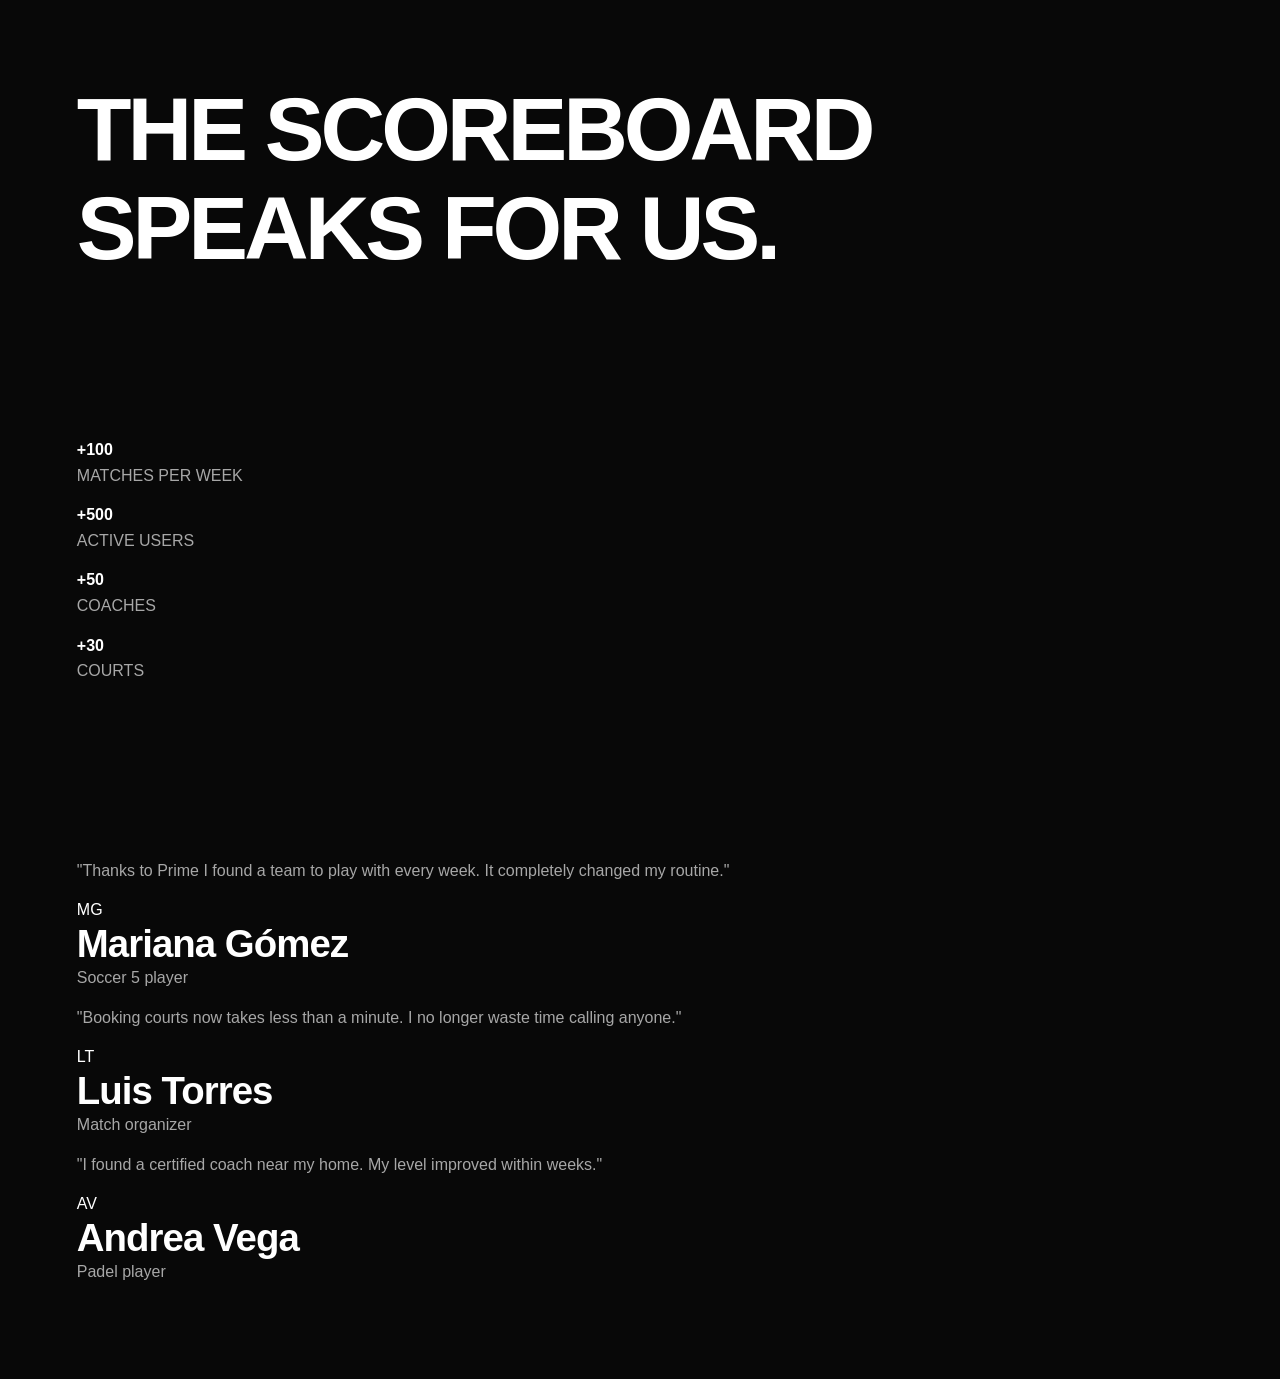
<file: scorebboard.html>
<!DOCTYPE html>
<html lang="en">

<head>

    <meta charset="UTF-8">

    <meta name="viewport" content="width=device-width, initial-scale=1.0">

    <title>PRIME - Scoreboard</title>
    <link rel="stylesheet" href="Styles.css">

</head>

<body>

    <main>

        <!-- ================= SCOREBOARD HEADER ================= -->

        <section>

            <h1>
                THE SCOREBOARD<br>
                SPEAKS FOR US.
            </h1>

        </section>


        <!-- ================= PRIME STATS ================= -->

        <section>

            <div>

                <strong>
                    +100
                </strong>

                <p>
                    MATCHES PER WEEK
                </p>

            </div>


            <div>

                <strong>
                    +500
                </strong>

                <p>
                    ACTIVE USERS
                </p>

            </div>


            <div>

                <strong>
                    +50
                </strong>

                <p>
                    COACHES
                </p>

            </div>


            <div>

                <strong>
                    +30
                </strong>

                <p>
                    COURTS
                </p>

            </div>

        </section>


        <!-- ================= TESTIMONIALS ================= -->

        <section>


            <!-- TESTIMONIAL 1 -->

            <article>

                <p>
                    "Thanks to Prime I found a team to play with
                    every week. It completely changed my routine."
                </p>


                <div>

                    <div>
                        MG
                    </div>

                    <div>

                        <h2>
                            Mariana Gómez
                        </h2>

                        <p>
                            Soccer 5 player
                        </p>

                    </div>

                </div>

            </article>


            <!-- TESTIMONIAL 2 -->

            <article>

                <p>
                    "Booking courts now takes less than a minute.
                    I no longer waste time calling anyone."
                </p>


                <div>

                    <div>
                        LT
                    </div>

                    <div>

                        <h2>
                            Luis Torres
                        </h2>

                        <p>
                            Match organizer
                        </p>

                    </div>

                </div>

            </article>


            <!-- TESTIMONIAL 3 -->

            <article>

                <p>
                    "I found a certified coach near my home.
                    My level improved within weeks."
                </p>


                <div>

                    <div>
                        AV
                    </div>

                    <div>

                        <h2>
                            Andrea Vega
                        </h2>

                        <p>
                            Padel player
                        </p>

                    </div>

                </div>

            </article>


        </section>

    </main>


</body>

</html>
</file>
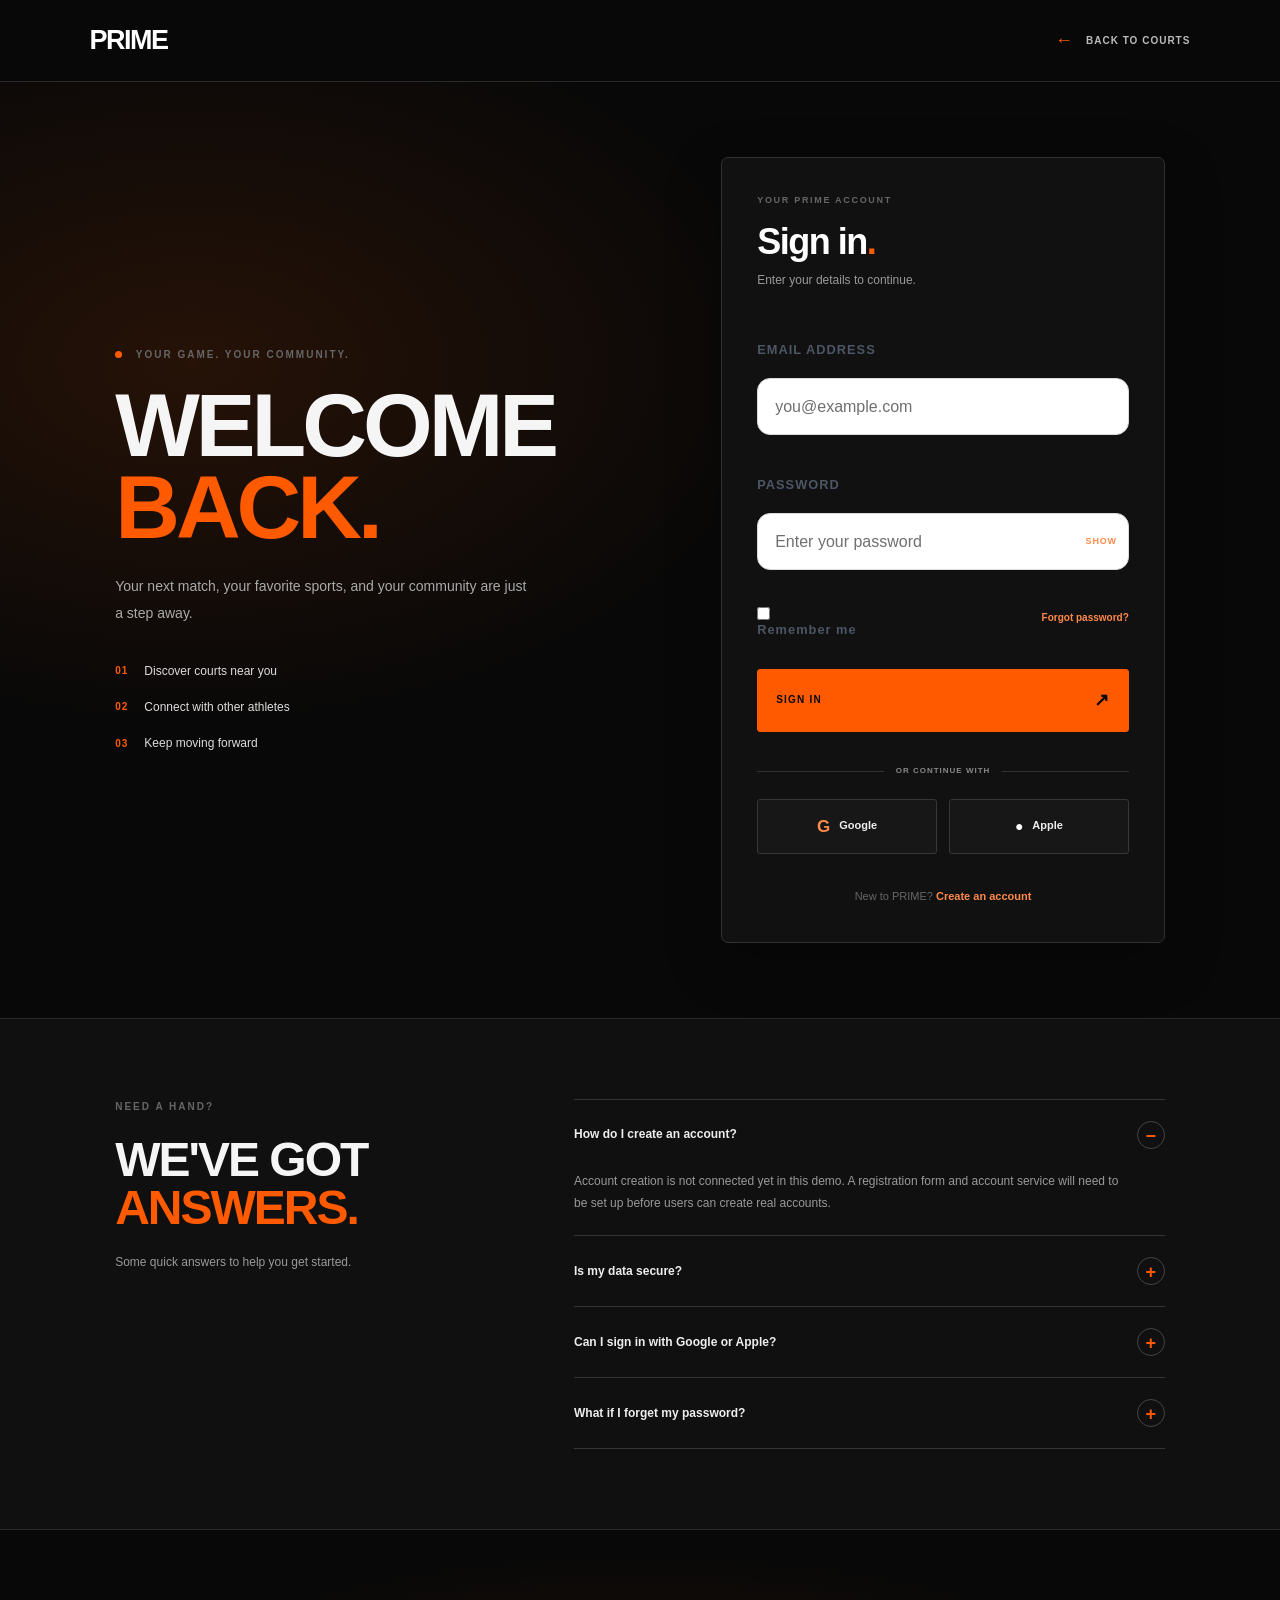
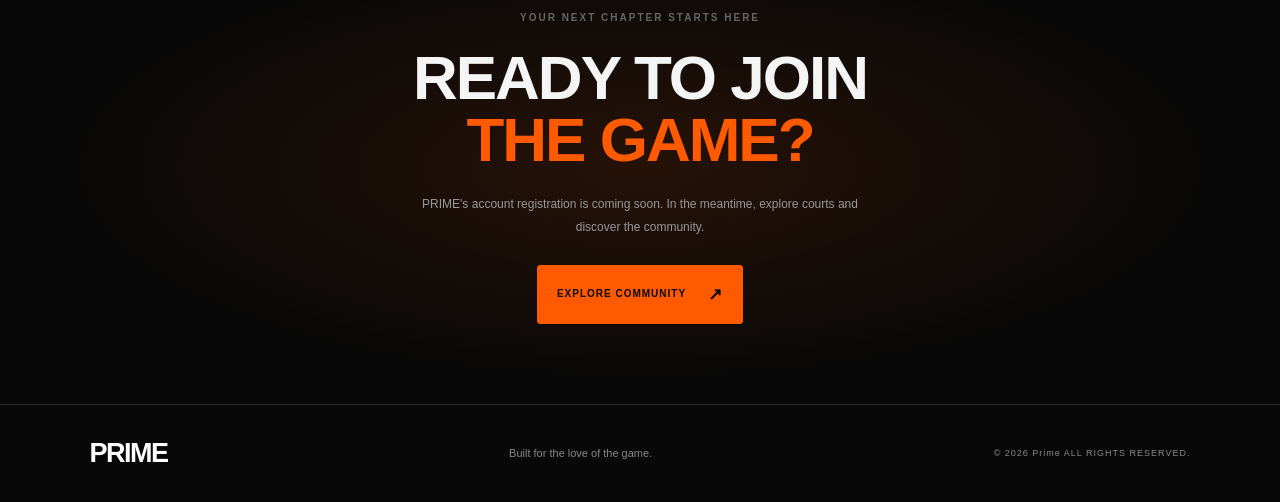
<file: singin.html>
<!DOCTYPE html>
<html lang="en">

<head>
    <meta charset="UTF-8">
    <meta name="viewport" content="width=device-width, initial-scale=1.0">

    <title>PRIME - Sign In</title>
    <link rel="stylesheet" href="Styles.css">
</head>

<body class="signin-page">

    <!-- ================= HEADER ================= -->
    <header class="signin-header">
        <a href="index.html" class="signin-logo">PRIME<span></span></a>

        <a href="courts.html" class="signin-back">
            <span>←</span> BACK TO COURTS
        </a>
    </header>

    <main>

        <!-- ================= SIGN IN HERO ================= -->
        <section class="signin-hero">
            <div class="signin-hero-content">
                <p class="signin-eyebrow">
                    <span></span> YOUR GAME. YOUR COMMUNITY.
                </p>

                <h1>WELCOME<br><span>BACK.</span></h1>

                <p>
                    Your next match, your favorite sports,
                    and your community are just a step away.
                </p>

                <div class="signin-hero-points">
                    <div>
                        <span>01</span>
                        <p>Discover courts near you</p>
                    </div>

                    <div>
                        <span>02</span>
                        <p>Connect with other athletes</p>
                    </div>

                    <div>
                        <span>03</span>
                        <p>Keep moving forward</p>
                    </div>
                </div>
            </div>

            <!-- ================= LOGIN CARD ================= -->
            <div class="signin-card">

                <div class="signin-card-heading">
                    <p class="signin-card-tag">YOUR PRIME ACCOUNT</p>
                    <h2>Sign in<span>.</span></h2>
                    <p>Enter your details to continue.</p>
                </div>

                <form id="primeSigninForm" class="signin-form">

                    <div class="signin-field">
                        <label for="signin-email">EMAIL ADDRESS</label>
                        <input
                            type="email"
                            id="signin-email"
                            name="email"
                            placeholder="you@example.com"
                            autocomplete="email"
                            required
                        >
                    </div>

                    <div class="signin-field">
                        <label for="signin-password">PASSWORD</label>

                        <div class="signin-password-wrap">
                            <input
                                type="password"
                                id="signin-password"
                                name="password"
                                placeholder="Enter your password"
                                autocomplete="current-password"
                                minlength="8"
                                required
                            >

                            <button
                                type="button"
                                id="togglePassword"
                                class="signin-show-password"
                                aria-label="Show password"
                                aria-pressed="false"
                            >
                                SHOW
                            </button>
                        </div>
                    </div>

                    <div class="signin-options">
                        <label class="signin-remember">
                            <input type="checkbox" name="remember">
                            <span>Remember me</span>
                        </label>

                        <a href="#signin-help">Forgot password?</a>
                    </div>

                    <button type="submit" class="signin-submit">
                        SIGN IN <span>↗</span>
                    </button>

                    <p id="signinStatus" class="signin-status" aria-live="polite"></p>

                    <div class="signin-divider">
                        <span></span>
                        <p>OR CONTINUE WITH</p>
                        <span></span>
                    </div>

                    <div class="signin-social-buttons">
                        <button type="button" class="signin-social" data-provider="Google">
                            <span class="signin-google-mark">G</span>
                            Google
                        </button>

                        <button type="button" class="signin-social" data-provider="Apple">
                            <span class="signin-apple-mark">●</span>
                            Apple
                        </button>
                    </div>

                    <p id="signinSocialStatus" class="signin-social-status" aria-live="polite"></p>

                    <p class="signin-signup">
                        New to PRIME?
                        <a href="#create-account-info">Create an account</a>
                    </p>

                </form>
            </div>
        </section>

        <!-- ================= FAQ ================= -->
        <section class="signin-help" id="signin-help">

            <div class="signin-help-intro">
                <p class="signin-eyebrow">NEED A HAND?</p>
                <h2>WE'VE GOT<br><span>ANSWERS.</span></h2>
                <p>Some quick answers to help you get started.</p>
            </div>

            <div class="signin-faq-list">

                <article class="signin-faq-item open">
                    <button type="button" class="signin-faq-question" aria-expanded="true">
                        <span>How do I create an account?</span>
                        <span class="signin-faq-icon">−</span>
                    </button>

                    <div class="signin-faq-answer">
                        <p>
                            Account creation is not connected yet in this demo.
                            A registration form and account service will need to
                            be set up before users can create real accounts.
                        </p>
                    </div>
                </article>

                <article class="signin-faq-item">
                    <button type="button" class="signin-faq-question" aria-expanded="false">
                        <span>Is my data secure?</span>
                        <span class="signin-faq-icon">+</span>
                    </button>

                    <div class="signin-faq-answer">
                        <p>
                            This page is currently a front-end demonstration.
                            It does not authenticate users or store account
                            credentials. Real accounts require secure
                            authentication and server-side protection.
                        </p>
                    </div>
                </article>

                <article class="signin-faq-item">
                    <button type="button" class="signin-faq-question" aria-expanded="false">
                        <span>Can I sign in with Google or Apple?</span>
                        <span class="signin-faq-icon">+</span>
                    </button>

                    <div class="signin-faq-answer">
                        <p>
                            The buttons are visual placeholders for now.
                            Google or Apple sign-in must be connected to the
                            corresponding authentication provider before use.
                        </p>
                    </div>
                </article>

                <article class="signin-faq-item">
                    <button type="button" class="signin-faq-question" aria-expanded="false">
                        <span>What if I forget my password?</span>
                        <span class="signin-faq-icon">+</span>
                    </button>

                    <div class="signin-faq-answer">
                        <p>
                            Password recovery is not connected yet. Once
                            authentication is implemented, users will be able
                            to request a secure password reset.
                        </p>
                    </div>
                </article>

            </div>
        </section>

        <!-- ================= CREATE ACCOUNT NOTE ================= -->
        <section class="signin-create-note" id="create-account-info">
            <p class="signin-eyebrow">YOUR NEXT CHAPTER STARTS HERE</p>
            <h2>READY TO JOIN<br><span>THE GAME?</span></h2>
            <p>
                PRIME's account registration is coming soon.
                In the meantime, explore courts and discover the community.
            </p>

            <a href="community.html" class="signin-community-button">
                EXPLORE COMMUNITY <span>↗</span>
            </a>
        </section>

    </main>

    <!-- ================= FOOTER ================= -->
    <footer class="signin-footer">
        <a href="index.html" class="signin-logo">PRIME<span></span></a>
        <p>Built for the love of the game.</p>
        <p class="signin-footer-copy">© 2026 Prime ALL RIGHTS RESERVED.</p>
    </footer>

    <script>
        // Show or hide password
        const passwordInput = document.getElementById("signin-password");
        const togglePasswordButton = document.getElementById("togglePassword");

        togglePasswordButton.addEventListener("click", () => {
            const showingPassword = passwordInput.type === "password";

            passwordInput.type = showingPassword ? "text" : "password";
            togglePasswordButton.textContent = showingPassword ? "HIDE" : "SHOW";
            togglePasswordButton.setAttribute("aria-pressed", String(showingPassword));
            togglePasswordButton.setAttribute(
                "aria-label",
                showingPassword ? "Hide password" : "Show password"
            );
        });

        // Demo-only sign-in message; no credentials are sent or saved.
        const signinForm = document.getElementById("primeSigninForm");
        const signinStatus = document.getElementById("signinStatus");

        signinForm.addEventListener("submit", (event) => {
            event.preventDefault();

            signinStatus.textContent =
                "Sign-in is not connected yet. A secure authentication service is needed to access an account.";
        });

        // Social sign-in placeholders
        const socialButtons = document.querySelectorAll(".signin-social");
        const socialStatus = document.getElementById("signinSocialStatus");

        socialButtons.forEach((button) => {
            button.addEventListener("click", () => {
                socialStatus.textContent =
                    button.dataset.provider +
                    " sign-in is not connected yet.";
            });
        });

        // FAQ accordion
        const signinFaqItems = document.querySelectorAll(".signin-faq-item");

        signinFaqItems.forEach((item) => {
            const question = item.querySelector(".signin-faq-question");
            const icon = item.querySelector(".signin-faq-icon");

            question.addEventListener("click", () => {
                const wasOpen = item.classList.contains("open");

                signinFaqItems.forEach((otherItem) => {
                    otherItem.classList.remove("open");
                    otherItem.querySelector(".signin-faq-question")
                        .setAttribute("aria-expanded", "false");
                    otherItem.querySelector(".signin-faq-icon").textContent = "+";
                });

                if (!wasOpen) {
                    item.classList.add("open");
                    question.setAttribute("aria-expanded", "true");
                    icon.textContent = "−";
                }
            });
        });
    </script>

</body>
</html>
</file>
<file: Styles.css>
/* =====================================================
   PRIME - MAIN STYLESHEET
   Modern sports platform | Black, white and orange
===================================================== */

/* 1. RESET AND BASIC SETTINGS */
:root {
    --prime-orange: #ff5a00;
    --prime-orange-hover: #ff762b;
    --prime-black: #080808;
    --prime-dark: #111111;
    --prime-card: #171717;
    --prime-border: #303030;
    --prime-white: #ffffff;
    --prime-gray: #a7a7a7;
    --prime-light: #f5f5f5;
    --prime-radius: 24px;
    --prime-transition: 0.25s ease;
}

* {
    margin: 0;
    padding: 0;
    box-sizing: border-box;
}

html {
    scroll-behavior: smooth;
    scroll-padding-top: 90px;
}

body {
    font-family: Arial, Helvetica, sans-serif;
    background: var(--prime-black);
    color: var(--prime-white);
    line-height: 1.6;
    min-height: 100vh;
    overflow-x: hidden;
}

img {
    display: block;
    max-width: 100%;
    height: auto;
}

a {
    color: inherit;
    text-decoration: none;
}

button,
input,
textarea,
select {
    font: inherit;
}

button,
input[type="submit"] {
    cursor: pointer;
}

button:focus-visible,
a:focus-visible,
input:focus-visible,
textarea:focus-visible,
select:focus-visible {
    outline: 2px solid var(--prime-orange);
    outline-offset: 4px;
}

ul,
ol {
    padding-left: 22px;
}

p {
    color: var(--prime-gray);
    margin-bottom: 14px;
}

h1,
h2,
h3,
h4 {
    color: inherit;
    line-height: 1.1;
    font-weight: 800;
}

h1 {
    font-size: clamp(2.8rem, 7vw, 6.8rem);
    letter-spacing: -0.045em;
}

h2 {
    font-size: clamp(1.7rem, 3vw, 2.6rem);
    letter-spacing: -0.025em;
}

h3 {
    font-size: 1.3rem;
}

main {
    width: 100%;
    min-height: 70vh;
}

section {
    width: 100%;
    padding: 80px 6%;
}

::selection {
    color: white;
    background: var(--prime-orange);
}

/* 2. HEADER AND NAVIGATION */
header {
    position: relative;
    z-index: 100;
    width: 100%;
    min-height: 78px;
    padding: 16px 6%;
    display: flex;
    align-items: center;
    justify-content: space-between;
    gap: 28px;
    background: rgba(8, 8, 8, 0.97);
    border-bottom: 1px solid #222;
}

.logo {
    display: inline-flex;
    align-items: center;
    flex-shrink: 0;
    font-size: 2rem;
    font-weight: 900;
    letter-spacing: -2px;
    color: white;
}

.logo span {
    color: var(--prime-orange);
}

nav {
    display: flex;
    align-items: center;
    justify-content: flex-end;
    gap: 28px;
    flex-wrap: wrap;
}

nav a {
    display: inline-flex;
    align-items: center;
    justify-content: center;
    color: #e8e8e8;
    font-size: 0.94rem;
    font-weight: 600;
    transition: color var(--prime-transition);
}

nav a:hover,
nav a.active {
    color: var(--prime-orange);
}

nav a:last-child {
    padding: 11px 23px;
    border-radius: 30px;
    background: var(--prime-orange);
    color: white;
    transition:
        background var(--prime-transition),
        transform var(--prime-transition);
}

nav a:last-child:hover {
    background: var(--prime-orange-hover);
    color: white;
    transform: translateY(-2px);
}

/* 3. GENERAL REUSABLE ELEMENTS */
.eyebrow,
.hero-label,
.blog-label {
    display: block;
    margin-bottom: 18px;
    color: var(--prime-orange);
    font-size: 0.78rem;
    font-weight: 800;
    letter-spacing: 0.2em;
    text-transform: uppercase;
}

.section-heading {
    max-width: 780px;
    margin-bottom: 42px;
}

.section-heading p {
    max-width: 650px;
    margin-top: 18px;
    font-size: 1.05rem;
}

.btn,
.button,
.court-button,
.community-button,
.signin-button {
    display: inline-flex;
    align-items: center;
    justify-content: center;
    gap: 10px;
    padding: 14px 26px;
    border: 1px solid var(--prime-orange);
    border-radius: 999px;
    background: var(--prime-orange);
    color: white;
    font-size: 0.95rem;
    font-weight: 800;
    text-align: center;
    transition:
        background var(--prime-transition),
        border-color var(--prime-transition),
        transform var(--prime-transition),
        box-shadow var(--prime-transition);
}

.btn,
.button {
    margin-top: 18px;
}

.btn:hover,
.button:hover,
.court-button:hover,
.community-button:hover,
.signin-button:hover {
    background: var(--prime-orange-hover);
    border-color: var(--prime-orange-hover);
    color: white;
    transform: translateY(-2px);
    box-shadow: 0 8px 24px rgba(255, 90, 0, 0.2);
}

.btn-secondary {
    background: transparent;
    border: 1px solid #555;
    color: white;
}

.btn-secondary:hover {
    background: #222;
    border-color: white;
}

.card {
    padding: 28px;
    border: 1px solid var(--prime-border);
    border-radius: var(--prime-radius);
    background: var(--prime-card);
}

.badge,
.tag {
    display: inline-flex;
    align-items: center;
    padding: 7px 13px;
    border: 1px solid #3a3a3a;
    border-radius: 999px;
    background: #222;
    color: #e8e8e8;
    font-size: 0.8rem;
    font-weight: 700;
}

/* 4. HOME PAGE AND HERO */
body.home,
.home-page {
    background: var(--prime-black);
    color: white;
}

.hero {
    position: relative;
    display: flex;
    align-items: center;
    min-height: 650px;
    padding: 90px 6%;
    background:
        radial-gradient(ellipse at 80% 45%, rgba(255, 90, 0, 0.13), transparent 38%),
        var(--prime-black);
    overflow: hidden;
}

.hero-content {
    position: relative;
    z-index: 2;
    width: 100%;
    max-width: 780px;
}

.hero h1 {
    max-width: 850px;
    margin-bottom: 24px;
    color: white;
    font-size: clamp(3.6rem, 8vw, 8rem);
    line-height: 0.98;
    text-transform: uppercase;
}

.hero h1 span {
    color: var(--prime-orange);
}

.hero p {
    max-width: 570px;
    margin-top: 20px;
    font-size: clamp(1rem, 2vw, 1.2rem);
    line-height: 1.8;
}

.hero .btn {
    margin-top: 24px;
}

.hero-image {
    width: 100%;
    max-height: 600px;
    object-fit: cover;
    border-radius: var(--prime-radius);
}

.hero-overlay {
    position: absolute;
    inset: 0;
    background: linear-gradient(90deg, #080808 0%, rgba(8, 8, 8, 0.82) 48%, rgba(8, 8, 8, 0.1) 100%);
    pointer-events: none;
}

.home-section {
    padding-top: 75px;
    padding-bottom: 75px;
}

.home-grid,
.feature-grid,
.testimonial-grid {
    display: grid;
    grid-template-columns: repeat(3, minmax(0, 1fr));
    gap: 24px;
}

.feature-card {
    padding: 30px;
    border: 1px solid var(--prime-border);
    border-radius: var(--prime-radius);
    background: var(--prime-card);
    transition:
        transform var(--prime-transition),
        border-color var(--prime-transition);
}

.feature-card:hover {
    transform: translateY(-5px);
    border-color: var(--prime-orange);
}

.feature-card h2,
.feature-card h3 {
    margin: 15px 0 12px;
}

.feature-card p {
    margin-bottom: 0;
}

.feature-icon {
    margin-bottom: 18px;
    color: var(--prime-orange);
    font-size: 2rem;
}

/* 5. PROFILE PAGE */
.profile-page {
    background: var(--prime-black);
    color: white;
}

.profile-page section:first-child {
    padding-bottom: 45px;
}

.profile-grid {
    display: grid;
    grid-template-columns: repeat(2, minmax(0, 1fr));
    gap: 25px;
    align-items: start;
}

.profile-card,
.matches-card {
    min-width: 0;
    padding: 32px;
    border: 1px solid #383838;
    border-radius: 28px;
    background: var(--prime-card);
}

.profile-card h2,
.matches-card h2 {
    margin: 18px 0;
}

.profile-avatar {
    display: flex;
    align-items: center;
    justify-content: center;
    width: 76px;
    height: 76px;
    border-radius: 50%;
    background: var(--prime-orange);
    color: white;
    font-size: 1.6rem;
    font-weight: 900;
}

.profile-tags {
    display: flex;
    flex-wrap: wrap;
    gap: 10px;
    margin: 22px 0;
}

.profile-tags span {
    padding: 8px 14px;
    border: 1px solid #444;
    border-radius: 999px;
    background: #252525;
    color: #eee;
    font-size: 0.85rem;
    font-weight: 700;
}

.profile-stats {
    display: grid;
    grid-template-columns: repeat(3, minmax(0, 1fr));
    gap: 12px;
}

.profile-stat {
    padding: 20px 12px;
    border-radius: 16px;
    background: #222;
    text-align: center;
}

.profile-stat strong {
    display: block;
    color: var(--prime-orange);
    font-size: clamp(1.5rem, 3vw, 2rem);
}

.profile-stat span {
    color: #bbb;
    font-size: 0.82rem;
}

/* 6. COURTS PAGE */
.courts-page {
    background: var(--prime-light);
    color: #111;
}

.courts-page h1,
.courts-page h2,
.courts-page h3 {
    color: #111;
}

.courts-page p {
    color: #666;
}

.courts-page .eyebrow {
    color: #d94d00;
}

.courts-page .section-heading {
    margin-bottom: 38px;
}

.court-grid {
    display: grid;
    grid-template-columns: repeat(3, minmax(0, 1fr));
    gap: 25px;
}

.court-card {
    min-width: 0;
    overflow: hidden;
    border: 1px solid #e0e0e0;
    border-radius: 24px;
    background: white;
    box-shadow: 0 8px 30px rgba(0, 0, 0, 0.04);
    transition:
        transform var(--prime-transition),
        box-shadow var(--prime-transition);
}

.court-card:hover {
    transform: translateY(-5px);
    box-shadow: 0 15px 35px rgba(0, 0, 0, 0.1);
}

.court-card img {
    width: 100%;
    height: 230px;
    object-fit: cover;
}

.court-info {
    padding: 24px;
}

.court-info h2 {
    margin-bottom: 10px;
    font-size: 1.45rem;
}

.court-info p {
    margin-bottom: 12px;
}

.court-price {
    margin: 20px 0;
    color: #111;
    font-size: 1.8rem;
    font-weight: 900;
}

.court-price span {
    color: #777;
    font-size: 0.9rem;
    font-weight: 400;
}

.court-button {
    width: 100%;
}

/* 7. SIGN IN PAGE */
.signin-page {
    min-height: 100vh;
    background: var(--prime-light);
    color: #111;
}

.signin-page h1,
.signin-page h2,
.signin-page h3 {
    color: #111;
}

.signin-page p {
    color: #666;
}

.signin-grid {
    display: grid;
    grid-template-columns: minmax(0, 1fr) minmax(0, 1fr);
    align-items: start;
    gap: clamp(30px, 6vw, 80px);
    max-width: 1200px;
    margin: 0 auto;
}

.signin-form {
    width: 100%;
    max-width: 520px;
}

.signin-form label,
.signin-page form label {
    display: block;
    margin: 20px 0 8px;
    color: #4c5664;
    font-size: 0.8rem;
    font-weight: 800;
    letter-spacing: 0.08em;
}

.signin-form input,
.signin-page input:not([type="checkbox"]):not([type="radio"]),
.signin-page select {
    display: block;
    width: 100%;
    min-width: 0;
    padding: 15px 17px;
    border: 1px solid #d7dbe0;
    border-radius: 13px;
    background: #fff;
    color: #111;
    font-size: 1rem;
    outline: none;
    transition: border-color var(--prime-transition), box-shadow var(--prime-transition);
}

.signin-form input:focus,
.signin-page input:focus,
.signin-page select:focus {
    border-color: var(--prime-orange);
    box-shadow: 0 0 0 3px rgba(255, 90, 0, 0.12);
}

.signin-button {
    width: 100%;
    margin-top: 25px;
}

.signin-page button:not(.faq-item button) {
    font-family: inherit;
}

.signin-page .faq-item {
    border-color: #e2e2e2;
}

.signin-page .faq-item h2 {
    color: #111;
}

.signin-page .faq-item button {
    color: #111;
}

/* 8. COMMUNITY PAGE */
.community-page {
    background: var(--prime-black);
    color: white;
}

.community-intro {
    display: flex;
    align-items: center;
    justify-content: space-between;
    gap: 35px;
    margin-bottom: 40px;
}

.community-intro > div {
    max-width: 760px;
}

.community-intro p {
    margin-top: 20px;
    font-size: 1.08rem;
}

.community-button {
    flex-shrink: 0;
}

.community-grid {
    display: grid;
    grid-template-columns: repeat(2, minmax(0, 1fr));
    gap: 24px;
}

.community-card {
    min-width: 0;
    padding: 30px;
    border: 1px solid var(--prime-border);
    border-radius: var(--prime-radius);
    background: #141414;
    transition: border-color var(--prime-transition), transform var(--prime-transition);
}

.community-card:hover {
    border-color: var(--prime-orange);
    transform: translateY(-3px);
}

.community-icon {
    margin-bottom: 18px;
    color: var(--prime-orange);
    font-size: 1.9rem;
}

.community-card h2 {
    margin-bottom: 12px;
}

.community-card > p {
    margin: 20px 0;
}

.community-actions {
    display: flex;
    flex-wrap: wrap;
    gap: 18px;
    padding-top: 18px;
    border-top: 1px solid #292929;
    color: #aaa;
    font-size: 0.9rem;
}

/* 9. SCOREBOARD PAGE */
.scoreboard-page {
    background: var(--prime-light);
    color: #111;
}

.scoreboard-page h1,
.scoreboard-page h2,
.scoreboard-page h3 {
    color: #111;
}

.scoreboard-page p {
    color: #666;
}

.scoreboard {
    display: grid;
    grid-template-columns: repeat(4, minmax(0, 1fr));
    gap: 20px;
    padding: 42px 30px;
    border-radius: 28px;
    background: #111;
    color: white;
}

.score {
    min-width: 0;
    text-align: center;
}

.score strong {
    display: block;
    color: var(--prime-orange);
    font-size: clamp(2.2rem, 5vw, 4rem);
    line-height: 1.2;
}

.score span {
    color: #ddd;
    font-size: 0.95rem;
}

/* 10. BLOG PAGE */
.blog-page {
    background: var(--prime-light);
    color: #111;
}

.blog-page h1,
.blog-page h2,
.blog-page h3 {
    color: #111;
}

.blog-page p {
    color: #666;
}

.blog-page .section-heading {
    margin-right: auto;
    margin-left: auto;
    text-align: center;
}

.blog-label {
    color: #d94d00;
    text-align: center;
}

.blog-grid {
    display: grid;
    grid-template-columns: minmax(0, 1fr);
    gap: 28px;
    max-width: 1000px;
    margin: 35px auto;
}

.blog-card {
    display: grid;
    grid-template-columns: minmax(0, 0.9fr) minmax(0, 1.1fr);
    overflow: hidden;
    border: 1px solid #e1e1e1;
    border-radius: 24px;
    background: white;
    transition: box-shadow var(--prime-transition), transform var(--prime-transition);
}

.blog-card:hover {
    transform: translateY(-3px);
    box-shadow: 0 14px 35px rgba(0, 0, 0, 0.08);
}

.blog-card img {
    width: 100%;
    height: 100%;
    min-height: 260px;
    object-fit: cover;
}

.blog-content {
    padding: 30px;
}

.blog-category {
    color: #d94d00;
    font-size: 0.8rem;
    font-weight: 800;
    letter-spacing: 0.12em;
    text-transform: uppercase;
}

.blog-content h2 {
    margin: 12px 0;
    font-size: clamp(1.4rem, 2.5vw, 2rem);
}

.blog-date {
    display: block;
    margin-bottom: 12px;
    color: #888;
    font-size: 0.85rem;
}

/* 11. CONTACT PAGE */
.contact-page {
    background: var(--prime-black);
    color: white;
}

.contact-grid {
    display: grid;
    grid-template-columns: minmax(0, 1fr) minmax(0, 1fr);
    align-items: start;
    gap: clamp(30px, 6vw, 80px);
}

.contact-grid > * {
    min-width: 0;
}

.contact-form label,
.contact-page form label {
    display: block;
    margin: 20px 0 8px;
    color: #c2c5ca;
    font-size: 0.8rem;
    font-weight: 800;
    letter-spacing: 0.08em;
}

.contact-form input,
.contact-form textarea,
.contact-form select,
.contact-page form input:not([type="checkbox"]):not([type="radio"]),
.contact-page form textarea,
.contact-page form select {
    display: block;
    width: 100%;
    min-width: 0;
    padding: 15px 17px;
    border: 1px solid #353535;
    border-radius: 13px;
    background: #171717;
    color: white;
    font-size: 1rem;
    outline: none;
    transition: border-color var(--prime-transition), box-shadow var(--prime-transition);
}

.contact-form textarea,
.contact-page form textarea {
    min-height: 150px;
    resize: vertical;
}

.contact-form input:focus,
.contact-form textarea:focus,
.contact-form select:focus,
.contact-page form input:focus,
.contact-page form textarea:focus,
.contact-page form select:focus {
    border-color: var(--prime-orange);
    box-shadow: 0 0 0 3px rgba(255, 90, 0, 0.12);
}

.contact-form button,
.contact-page form button,
.contact-page input[type="submit"] {
    width: 100%;
    margin-top: 24px;
}

.faq-item {
    display: flex;
    align-items: center;
    justify-content: space-between;
    gap: 20px;
    padding: 23px 0;
    border-bottom: 1px solid #292929;
}

.faq-item h2 {
    font-size: 1.1rem;
}

.faq-item button {
    flex-shrink: 0;
    padding: 4px 10px;
    border: none;
    background: transparent;
    color: white;
    font-size: 1.5rem;
}

.contact-info {
    display: flex;
    flex-wrap: wrap;
    gap: 12px;
    margin-top: 18px;
}

.contact-info a {
    padding: 10px 16px;
    border: 1px solid #333;
    border-radius: 999px;
    background: #171717;
    transition: border-color var(--prime-transition);
}

.contact-info a:hover {
    border-color: var(--prime-orange);
}

/* 12. TESTIMONIALS */
.testimonial {
    padding: 30px;
    border-radius: var(--prime-radius);
    background: #f3f3f3;
    color: #111;
}

.testimonial > p {
    min-height: 90px;
    color: #333;
    font-size: 1rem;
}

.testimonial-user {
    display: flex;
    align-items: center;
    gap: 14px;
    margin-top: 20px;
}

.testimonial-avatar {
    display: flex;
    align-items: center;
    justify-content: center;
    width: 50px;
    height: 50px;
    flex-shrink: 0;
    border-radius: 50%;
    background: var(--prime-orange);
    color: white;
    font-weight: 900;
}

/* 13. FOOTER */
footer {
    padding: 45px 6%;
    border-top: 1px solid #262626;
    background: #050505;
    color: #aaa;
}

.footer-content {
    display: flex;
    align-items: center;
    justify-content: space-between;
    gap: 25px;
    flex-wrap: wrap;
}

footer p {
    margin: 0;
    font-size: 0.9rem;
}

footer a {
    color: #ddd;
    transition: color var(--prime-transition);
}

footer a:hover {
    color: var(--prime-orange);
}

.footer-links {
    display: flex;
    flex-wrap: wrap;
    gap: 20px;
}

/* 14. GENERAL FORM SAFETY NET
   Helps style forms even if a page uses slightly different classes. */
main form {
    max-width: 100%;
}

main form input:not([type="checkbox"]):not([type="radio"]):not([type="submit"]),
main form textarea,
main form select {
    max-width: 100%;
}

main form input[type="checkbox"],
main form input[type="radio"] {
    width: auto;
    accent-color: var(--prime-orange);
}

main form button,
main form input[type="submit"] {
    font-weight: 800;
}

/* 15. TABLES */
table {
    width: 100%;
    border-collapse: collapse;
}

th,
td {
    padding: 14px 16px;
    border-bottom: 1px solid var(--prime-border);
    text-align: left;
}

th {
    color: var(--prime-orange);
    font-weight: 800;
}

tr:hover td {
    background: rgba(255, 255, 255, 0.025);
}

/* 16. RESPONSIVE DESIGN: TABLETS */
@media (max-width: 1000px) {
    header {
        padding-right: 4%;
        padding-left: 4%;
        gap: 18px;
    }

    nav {
        gap: 16px;
    }

    nav a {
        font-size: 0.88rem;
    }

    section {
        padding: 65px 4%;
    }

    .hero {
        min-height: 570px;
        padding-right: 4%;
        padding-left: 4%;
    }

    .court-grid {
        grid-template-columns: repeat(2, minmax(0, 1fr));
    }

    .home-grid,
    .feature-grid,
    .testimonial-grid {
        grid-template-columns: repeat(2, minmax(0, 1fr));
    }

    .scoreboard {
        grid-template-columns: repeat(2, minmax(0, 1fr));
    }

    .contact-grid,
    .signin-grid {
        gap: 35px;
    }
}

/* 17. RESPONSIVE DESIGN: PHONES */
@media (max-width: 700px) {
    header {
        min-height: auto;
        padding: 18px 5%;
        align-items: flex-start;
        flex-direction: column;
        gap: 18px;
    }

    .logo {
        font-size: 1.8rem;
    }

    nav {
        width: 100%;
        justify-content: flex-start;
        gap: 10px 18px;
    }

    nav a {
        font-size: 0.86rem;
    }

    nav a:last-child {
        padding: 9px 16px;
    }

    section {
        padding: 52px 5%;
    }

    h1 {
        font-size: clamp(2.7rem, 12vw, 4.5rem);
        letter-spacing: -0.035em;
    }

    h2 {
        font-size: clamp(1.5rem, 6vw, 2.1rem);
    }

    .hero {
        min-height: 520px;
        padding: 65px 5%;
    }

    .hero h1 {
        font-size: clamp(3.2rem, 14vw, 5.3rem);
    }

    .hero-label {
        font-size: 0.7rem;
        letter-spacing: 0.15em;
    }

    .hero p {
        font-size: 1rem;
    }

    .home-grid,
    .feature-grid,
    .testimonial-grid,
    .court-grid,
    .community-grid,
    .profile-grid,
    .contact-grid,
    .signin-grid {
        grid-template-columns: minmax(0, 1fr);
    }

    .community-intro {
        align-items: flex-start;
        flex-direction: column;
    }

    .community-button {
        white-space: normal;
    }

    .profile-card,
    .matches-card,
    .community-card {
        padding: 24px;
    }

    .profile-stats {
        grid-template-columns: repeat(3, minmax(0, 1fr));
        gap: 8px;
    }

    .profile-stat {
        padding: 16px 7px;
    }

    .profile-stat span {
        font-size: 0.72rem;
    }

    .court-card img {
        height: 210px;
    }

    .blog-card {
        grid-template-columns: minmax(0, 1fr);
    }

    .blog-card img {
        height: 230px;
        min-height: 0;
    }

    .blog-content {
        padding: 24px;
    }

    .scoreboard {
        gap: 14px;
        padding: 28px 18px;
    }

    .score strong {
        font-size: 2.5rem;
    }

    .faq-item {
        align-items: flex-start;
    }

    .testimonial > p {
        min-height: 0;
    }

    .footer-content {
        align-items: flex-start;
        flex-direction: column;
    }

    .footer-links {
        gap: 12px 18px;
    }
}

/* 18. SMALL PHONES */
@media (max-width: 400px) {
    nav {
        gap: 10px 13px;
    }

    nav a {
        font-size: 0.8rem;
    }

    .btn,
    .button,
    .court-button,
    .community-button,
    .signin-button {
        max-width: 100%;
        padding: 12px 18px;
        font-size: 0.88rem;
    }

    .profile-stats {
        grid-template-columns: minmax(0, 1fr);
    }

    .scoreboard {
        grid-template-columns: minmax(0, 1fr);
    }
}

/* ================= COURTS PAGE ================= */

.courts-page {
    background: #080808;
    color: #ffffff;
}

.courts-page .site-header {
    background: #080808;
    border-bottom: 1px solid #303030;
}

.courts-page .header-content {
    display: flex;
    align-items: center;
    justify-content: space-between;
    gap: 25px;
    max-width: 1200px;
    margin: 0 auto;
    padding: 22px 6%;
}

.courts-page .logo {
    color: #ffffff;
    font-size: 28px;
    font-weight: 900;
    text-decoration: none;
    letter-spacing: -1px;
}

.courts-page .logo span {
    color: #ff5a00;
}

.courts-page .main-nav {
    display: flex;
    align-items: center;
    gap: 25px;
}

.courts-page .main-nav a {
    color: #bdbdbd;
    text-decoration: none;
    font-size: 14px;
    transition: color 0.2s ease;
}

.courts-page .main-nav a:hover,
.courts-page .main-nav a.active {
    color: #ff5a00;
}

.courts-page .header-button,
.courts-page .primary-button {
    display: inline-block;
    background: #ff5a00;
    color: #ffffff;
    padding: 12px 20px;
    border-radius: 6px;
    text-decoration: none;
    font-weight: 700;
    transition: background 0.2s ease, transform 0.2s ease;
}

.courts-page .header-button:hover,
.courts-page .primary-button:hover {
    background: #e64f00;
    transform: translateY(-2px);
}

.courts-hero {
    min-height: 390px;
    display: flex;
    align-items: center;
    padding: 75px 8%;
    background:
        radial-gradient(ellipse at 85% 45%, rgba(255, 90, 0, 0.2), transparent 38%),
        linear-gradient(120deg, #080808 20%, #171717 100%);
    border-bottom: 1px solid #292929;
}

.courts-hero-content {
    width: 100%;
    max-width: 1200px;
    margin: 0 auto;
}

.courts-page .section-label {
    color: #ff5a00;
    font-size: 12px;
    font-weight: 800;
    letter-spacing: 3px;
}

.courts-hero h1 {
    max-width: 750px;
    margin: 20px 0;
    font-size: clamp(38px, 6vw, 68px);
    line-height: 1.05;
    font-weight: 900;
}

.courts-hero h1 span {
    display: block;
    color: #ff5a00;
}

.courts-hero p {
    max-width: 520px;
    margin-bottom: 30px;
    color: #bdbdbd;
    font-size: 16px;
    line-height: 1.8;
}

.courts-section {
    max-width: 1200px;
    margin: 0 auto;
    padding: 75px 6%;
}

.courts-section-heading {
    display: flex;
    justify-content: space-between;
    align-items: end;
    gap: 25px;
    margin-bottom: 30px;
}

.courts-section-heading h2 {
    margin: 12px 0 0;
    font-size: clamp(30px, 4vw, 44px);
}

.courts-section-heading h2 span {
    color: #ff5a00;
}

.courts-section-heading > p {
    color: #a8a8a8;
}

.court-filters {
    display: flex;
    flex-wrap: wrap;
    gap: 12px;
    margin-bottom: 35px;
}

.court-filters .filter-button {
    padding: 10px 17px;
    border: 1px solid #383838;
    border-radius: 30px;
    background: #141414;
    color: #dddddd;
    cursor: pointer;
    transition: all 0.2s ease;
}

.court-filters .filter-button:hover,
.court-filters .filter-button.active {
    background: #ff5a00;
    border-color: #ff5a00;
    color: #ffffff;
}

.court-grid {
    display: grid;
    grid-template-columns: repeat(3, minmax(0, 1fr));
    gap: 25px;
}

.courts-page .court-card {
    overflow: hidden;
    background: #141414;
    border: 1px solid #2c2c2c;
    border-radius: 12px;
    transition: transform 0.25s ease, border-color 0.25s ease;
}

.courts-page .court-card:hover {
    transform: translateY(-5px);
    border-color: #ff5a00;
}

.court-image {
    position: relative;
    height: 220px;
    overflow: hidden;
    background: #222222;
}

.court-image img {
    width: 100%;
    height: 100%;
    display: block;
    object-fit: cover;
    transition: transform 0.35s ease;
}

.court-card:hover .court-image img {
    transform: scale(1.05);
}

.court-sport {
    position: absolute;
    left: 15px;
    bottom: 15px;
    padding: 7px 12px;
    background: #ff5a00;
    color: #ffffff;
    border-radius: 4px;
    font-size: 12px;
    font-weight: 700;
}

.court-info {
    padding: 22px;
}

.court-rating {
    margin-bottom: 12px;
    color: #ff9d00;
    font-size: 14px;
    font-weight: 700;
}

.courts-page .court-info h3 {
    margin: 0 0 12px;
    color: #ffffff;
    font-size: 19px;
    line-height: 1.4;
}

.court-location {
    margin-bottom: 22px;
    color: #a7a7a7;
    font-size: 13px;
}

.court-card-bottom {
    display: flex;
    justify-content: space-between;
    align-items: center;
    gap: 10px;
    padding-top: 18px;
    border-top: 1px solid #303030;
}

.court-price {
    margin: 0;
    color: #ff5a00;
    font-size: 24px;
    font-weight: 800;
    white-space: nowrap;
}

.court-price span {
    color: #a7a7a7;
    font-size: 12px;
    font-weight: 400;
}

.court-book-button {
    display: inline-block;
    padding: 10px 12px;
    border-radius: 5px;
    background: #ff5a00;
    color: #ffffff;
    text-decoration: none;
    font-size: 12px;
    font-weight: 700;
    white-space: nowrap;
    transition: background 0.2s ease;
}

.court-book-button:hover {
    background: #e64f00;
}

.courts-note {
    margin-top: 25px;
    color: #858585;
    font-size: 12px;
}

/* ================= COURTS FOOTER ================= */

.courts-page .site-footer {
    padding: 40px 6% 20px;
    background: #111111;
    border-top: 1px solid #303030;
}

.courts-page .footer-content {
    max-width: 1200px;
    margin: 0 auto;
    display: flex;
    justify-content: space-between;
    align-items: center;
    gap: 30px;
}

.courts-page .footer-brand p {
    color: #a7a7a7;
    font-size: 13px;
}

.courts-page .footer-links {
    display: flex;
    flex-wrap: wrap;
    gap: 20px;
}

.courts-page .footer-links a {
    color: #bdbdbd;
    text-decoration: none;
    font-size: 13px;
}

.courts-page .footer-links a:hover {
    color: #ff5a00;
}

.courts-page .footer-bottom {
    max-width: 1200px;
    margin: 25px auto 0;
    padding-top: 18px;
    border-top: 1px solid #303030;
    color: #858585;
    font-size: 12px;
}

/* ================= RESPONSIVE ================= */

@media (max-width: 900px) {
    .court-grid {
        grid-template-columns: repeat(2, minmax(0, 1fr));
    }

    .courts-page .header-content {
        flex-wrap: wrap;
    }

    .courts-page .main-nav {
        flex-wrap: wrap;
        gap: 15px;
    }
}

@media (max-width: 600px) {
    .courts-page .header-content {
        padding: 18px 5%;
    }

    .courts-page .main-nav {
        order: 3;
        width: 100%;
    }

    .courts-page .header-button {
        padding: 10px 13px;
    }

    .courts-hero {
        min-height: 350px;
        padding: 55px 6%;
    }

    .courts-section {
        padding: 50px 5%;
    }

    .courts-section-heading {
        align-items: flex-start;
        flex-direction: column;
    }

    .court-grid {
        grid-template-columns: 1fr;
    }

    .court-image {
        height: 230px;
    }

    .courts-page .footer-content {
        align-items: flex-start;
        flex-direction: column;
    }
}

/* ================= COMMUNITY PAGE ================= */

.community-page {
    background: #080808;
    color: #ffffff;
}

.community-page .site-header {
    background: #080808;
    border-bottom: 1px solid #303030;
}

.community-page .header-content {
    display: flex;
    align-items: center;
    justify-content: space-between;
    gap: 25px;
    max-width: 1200px;
    margin: 0 auto;
    padding: 22px 6%;
}

.community-page .logo {
    color: #ffffff;
    font-size: 28px;
    font-weight: 900;
    text-decoration: none;
    letter-spacing: -1px;
}

.community-page .logo span {
    color: #ff5a00;
}

.community-page .main-nav {
    display: flex;
    align-items: center;
    gap: 25px;
}

.community-page .main-nav a {
    color: #bdbdbd;
    text-decoration: none;
    font-size: 14px;
    transition: color 0.2s ease;
}

.community-page .main-nav a:hover,
.community-page .main-nav a.active {
    color: #ff5a00;
}

.community-page .header-button,
.community-primary-button {
    display: inline-block;
    padding: 12px 20px;
    background: #ff5a00;
    color: #ffffff;
    border: none;
    border-radius: 6px;
    text-decoration: none;
    font-size: 14px;
    font-weight: 700;
    transition: background 0.2s ease, transform 0.2s ease;
}

.community-page .header-button:hover,
.community-primary-button:hover {
    background: #e64f00;
    transform: translateY(-2px);
}

/* HERO */

.community-hero {
    display: grid;
    grid-template-columns: 1.1fr 0.9fr;
    align-items: center;
    gap: 50px;
    min-height: 510px;
    padding: 75px 8%;
    background:
        radial-gradient(ellipse at 80% 40%, rgba(255, 90, 0, 0.15), transparent 40%),
        linear-gradient(120deg, #080808, #171717);
    border-bottom: 1px solid #292929;
}

.community-hero-content {
    max-width: 650px;
}

.community-page .section-label {
    color: #ff5a00;
    font-size: 12px;
    font-weight: 800;
    letter-spacing: 3px;
}

.community-hero h1 {
    margin: 20px 0;
    font-size: clamp(42px, 6vw, 72px);
    line-height: 1.02;
    font-weight: 900;
}

.community-hero h1 span {
    display: block;
    color: #ff5a00;
}

.community-hero-content > p {
    max-width: 510px;
    margin-bottom: 28px;
    color: #bdbdbd;
    font-size: 16px;
    line-height: 1.8;
}

.community-stats {
    display: flex;
    flex-wrap: wrap;
    gap: 35px;
    margin-top: 42px;
}

.community-stats div {
    display: flex;
    flex-direction: column;
    gap: 7px;
}

.community-stats strong {
    color: #ff5a00;
    font-size: 18px;
    font-weight: 900;
}

.community-stats span {
    color: #a7a7a7;
    font-size: 12px;
}

/* HERO GRAPHIC */

.community-hero-visual {
    display: flex;
    justify-content: center;
    align-items: center;
}

.community-visual-card {
    position: relative;
    display: flex;
    flex-direction: column;
    align-items: center;
    justify-content: center;
    width: 100%;
    max-width: 390px;
    min-height: 380px;
    padding: 30px;
    overflow: hidden;
    border: 1px solid #39312c;
    border-radius: 18px;
    background:
        radial-gradient(circle at center, rgba(255, 90, 0, 0.16), transparent 55%),
        #111111;
    box-shadow: 0 20px 70px rgba(0, 0, 0, 0.3);
}

.community-visual-card::before,
.community-visual-card::after {
    position: absolute;
    content: "";
    border: 1px solid rgba(255, 90, 0, 0.18);
    border-radius: 50%;
}

.community-visual-card::before {
    width: 290px;
    height: 290px;
}

.community-visual-card::after {
    width: 220px;
    height: 220px;
}

.community-visual-label {
    z-index: 1;
    color: #bdbdbd;
    font-size: 10px;
    font-weight: 700;
    letter-spacing: 2px;
    text-align: center;
}

.community-orbit {
    position: relative;
    display: flex;
    align-items: center;
    justify-content: center;
    width: 230px;
    height: 230px;
    margin: 15px 0;
    border: 1px dashed #60402d;
    border-radius: 50%;
}

.community-orbit-center {
    display: flex;
    align-items: center;
    justify-content: center;
    width: 105px;
    height: 105px;
    border-radius: 50%;
    background: #ff5a00;
    color: #ffffff;
    font-size: 45px;
    font-weight: 900;
    box-shadow: 0 0 45px rgba(255, 90, 0, 0.28);
}

.community-orbit-center span {
    color: #1a1a1a;
}

.orbit-dot {
    position: absolute;
    display: flex;
    align-items: center;
    justify-content: center;
    width: 47px;
    height: 47px;
    border: 1px solid #393939;
    border-radius: 50%;
    background: #1b1b1b;
    font-size: 20px;
}

.orbit-dot-one {
    top: 12px;
    left: 22px;
}

.orbit-dot-two {
    right: 6px;
    top: 88px;
}

.orbit-dot-three {
    bottom: 9px;
    left: 65px;
}

.community-visual-card h2 {
    z-index: 1;
    margin: 5px 0;
    font-size: 20px;
    letter-spacing: 2px;
}

.community-visual-card > p {
    z-index: 1;
    margin: 0;
    color: #a7a7a7;
    font-size: 13px;
}

/* GROUP SECTION */

.community-groups-section {
    max-width: 1200px;
    margin: 0 auto;
    padding: 75px 6%;
}

.community-section-heading {
    display: flex;
    align-items: end;
    justify-content: space-between;
    gap: 25px;
    margin-bottom: 35px;
}

.community-section-heading h2 {
    margin: 12px 0 0;
    font-size: clamp(32px, 4vw, 46px);
}

.community-section-heading h2 span {
    color: #ff5a00;
}

.community-section-heading > p {
    max-width: 360px;
    color: #a7a7a7;
    font-size: 14px;
    line-height: 1.7;
}

.community-group-grid {
    display: grid;
    grid-template-columns: repeat(2, minmax(0, 1fr));
    gap: 25px;
}

.community-page .community-group-card {
    position: relative;
    padding: 27px;
    overflow: hidden;
    border: 1px solid #303030;
    border-radius: 12px;
    background: #141414;
    transition: transform 0.25s ease, border-color 0.25s ease;
}

.community-page .community-group-card:hover {
    transform: translateY(-5px);
    border-color: #ff5a00;
}

.group-card-top {
    display: flex;
    align-items: center;
    justify-content: space-between;
    margin-bottom: 25px;
}

.group-avatar {
    display: flex;
    align-items: center;
    justify-content: center;
    width: 65px;
    height: 65px;
    border: 1px solid #453025;
    border-radius: 12px;
    background: #24170f;
    font-size: 30px;
}

.padel-avatar {
    background: #202018;
    border-color: #45402a;
}

.group-category {
    padding: 7px 11px;
    border: 1px solid #53311e;
    border-radius: 4px;
    color: #ff7a32;
    font-size: 10px;
    font-weight: 800;
    letter-spacing: 1.5px;
}

.community-page .group-details h3 {
    margin: 0 0 10px;
    color: #ffffff;
    font-size: 23px;
}

.group-members {
    margin-bottom: 20px;
    color: #ff7a32;
    font-size: 13px;
}

.group-description {
    min-height: 55px;
    margin-bottom: 25px;
    color: #bdbdbd;
    font-size: 14px;
    line-height: 1.8;
}

.group-card-footer {
    display: flex;
    align-items: center;
    justify-content: space-between;
    flex-wrap: wrap;
    gap: 15px;
    padding-top: 20px;
    border-top: 1px solid #303030;
}

.group-engagement {
    display: flex;
    flex-wrap: wrap;
    gap: 15px;
    color: #a7a7a7;
    font-size: 12px;
}

.group-share-button {
    padding: 9px 13px;
    border: 1px solid #454545;
    border-radius: 5px;
    background: transparent;
    color: #ffffff;
    cursor: pointer;
    font-size: 12px;
    transition: all 0.2s ease;
}

.group-share-button:hover {
    border-color: #ff5a00;
    background: #ff5a00;
}

.group-card-accent {
    position: absolute;
    top: 0;
    left: 0;
    width: 55px;
    height: 3px;
    background: #ff5a00;
}

/* JOIN CTA */

.community-cta {
    display: flex;
    align-items: center;
    justify-content: space-between;
    gap: 25px;
    margin-top: 65px;
    padding: 38px;
    border: 1px solid #3b2b20;
    border-radius: 12px;
    background:
        radial-gradient(ellipse at 100% 50%, rgba(255, 90, 0, 0.14), transparent 55%),
        #121212;
}

.community-cta h2 {
    margin: 12px 0;
    font-size: clamp(26px, 3vw, 36px);
}

.community-cta h2 span {
    color: #ff5a00;
}

.community-cta p {
    margin-bottom: 0;
    color: #a7a7a7;
    font-size: 14px;
    line-height: 1.7;
}

.community-note {
    margin-top: 22px;
    color: #858585;
    font-size: 12px;
}

/* FOOTER */

.community-page .site-footer {
    padding: 40px 6% 20px;
    border-top: 1px solid #303030;
    background: #111111;
}

.community-page .footer-content {
    display: flex;
    align-items: center;
    justify-content: space-between;
    gap: 30px;
    max-width: 1200px;
    margin: 0 auto;
}

.community-page .footer-brand p {
    color: #a7a7a7;
    font-size: 13px;
}

.community-page .footer-links {
    display: flex;
    flex-wrap: wrap;
    gap: 20px;
}

.community-page .footer-links a {
    color: #bdbdbd;
    text-decoration: none;
    font-size: 13px;
}

.community-page .footer-links a:hover {
    color: #ff5a00;
}

.community-page .footer-bottom {
    max-width: 1200px;
    margin: 25px auto 0;
    padding-top: 18px;
    border-top: 1px solid #303030;
    color: #858585;
    font-size: 12px;
}

/* RESPONSIVE */

@media (max-width: 900px) {
    .community-hero {
        grid-template-columns: 1fr;
        padding: 60px 7%;
    }

    .community-hero-visual {
        margin-top: 10px;
    }

    .community-group-grid {
        grid-template-columns: 1fr;
    }

    .community-page .header-content {
        flex-wrap: wrap;
    }

    .community-page .main-nav {
        flex-wrap: wrap;
        gap: 15px;
    }
}

@media (max-width: 600px) {
    .community-page .header-content {
        padding: 18px 5%;
    }

    .community-page .main-nav {
        order: 3;
        width: 100%;
    }

    .community-hero {
        padding: 50px 6%;
    }

    .community-stats {
        gap: 22px;
    }

    .community-visual-card {
        min-height: 340px;
        padding: 20px;
    }

    .community-groups-section {
        padding: 50px 5%;
    }

    .community-section-heading {
        align-items: flex-start;
        flex-direction: column;
    }

    .community-page .community-group-card {
        padding: 22px;
    }

    .community-cta {
        align-items: flex-start;
        flex-direction: column;
        padding: 25px;
    }

    .community-page .footer-content {
        align-items: flex-start;
        flex-direction: column;
    }
}

/* ================= BLOG PAGE ================= */

.blog-page {
    background: #080808;
    color: #ffffff;
}

.blog-page .site-header {
    background: #080808;
    border-bottom: 1px solid #303030;
}

.blog-page .header-content {
    display: flex;
    align-items: center;
    justify-content: space-between;
    gap: 25px;
    max-width: 1200px;
    margin: 0 auto;
    padding: 22px 6%;
}

.blog-page .logo {
    color: #ffffff;
    font-size: 28px;
    font-weight: 900;
    text-decoration: none;
    letter-spacing: -1px;
}

.blog-page .logo span {
    color: #ff5a00;
}

.blog-page .main-nav {
    display: flex;
    align-items: center;
    gap: 25px;
}

.blog-page .main-nav a {
    color: #bdbdbd;
    text-decoration: none;
    font-size: 14px;
    transition: color 0.2s ease;
}

.blog-page .main-nav a:hover,
.blog-page .main-nav a.active {
    color: #ff5a00;
}

.blog-page .header-button,
.blog-primary-button {
    display: inline-block;
    padding: 12px 20px;
    background: #ff5a00;
    color: #ffffff;
    border: none;
    border-radius: 6px;
    text-decoration: none;
    font-size: 14px;
    font-weight: 700;
    transition: background 0.2s ease, transform 0.2s ease;
}

.blog-page .header-button:hover,
.blog-primary-button:hover {
    background: #e64f00;
    transform: translateY(-2px);
}

/* BLOG HERO */

.blog-hero {
    position: relative;
    display: flex;
    align-items: center;
    min-height: 430px;
    padding: 80px 8%;
    overflow: hidden;
    background:
        radial-gradient(ellipse at 85% 45%, rgba(255, 90, 0, 0.18), transparent 38%),
        linear-gradient(120deg, #080808 20%, #171717 100%);
    border-bottom: 1px solid #292929;
}

.blog-hero-content {
    position: relative;
    z-index: 1;
    max-width: 800px;
}

.blog-page .section-label {
    color: #ff5a00;
    font-size: 12px;
    font-weight: 800;
    letter-spacing: 3px;
}

.blog-hero h1 {
    margin: 22px 0;
    font-size: clamp(42px, 7vw, 76px);
    line-height: 1.02;
    font-weight: 900;
}

.blog-hero h1 span {
    display: block;
    color: #ff5a00;
}

.blog-hero-content > p {
    max-width: 580px;
    margin-bottom: 30px;
    color: #bdbdbd;
    font-size: 16px;
    line-height: 1.8;
}

.blog-hero-decoration {
    position: absolute;
    right: 8%;
    bottom: 55px;
    display: flex;
    align-items: center;
    gap: 14px;
    transform: rotate(-90deg);
    transform-origin: right center;
}

.blog-decoration-number {
    color: #ff5a00;
    font-size: 13px;
    font-weight: 900;
}

.blog-decoration-line {
    width: 65px;
    height: 1px;
    background: #ff5a00;
}

.blog-decoration-text {
    color: #858585;
    font-size: 10px;
    font-weight: 700;
    letter-spacing: 2px;
    white-space: nowrap;
}

/* BLOG ARTICLES */

.blog-section {
    max-width: 1200px;
    margin: 0 auto;
    padding: 75px 6%;
}

.blog-section-heading {
    display: flex;
    align-items: end;
    justify-content: space-between;
    gap: 25px;
    margin-bottom: 35px;
}

.blog-section-heading h2 {
    margin: 12px 0 0;
    font-size: clamp(30px, 4vw, 44px);
}

.blog-section-heading h2 span {
    color: #ff5a00;
}

.blog-section-heading > p {
    max-width: 370px;
    color: #a7a7a7;
    font-size: 14px;
    line-height: 1.8;
}

.blog-page .blog-grid {
    display: grid;
    grid-template-columns: repeat(3, minmax(0, 1fr));
    gap: 25px;
}

.blog-page .blog-card {
    min-width: 0;
    overflow: hidden;
    border: 1px solid #2e2e2e;
    border-radius: 11px;
    background: #141414;
    transition: transform 0.25s ease, border-color 0.25s ease;
}

.blog-page .blog-card:hover {
    transform: translateY(-5px);
    border-color: #ff5a00;
}

.blog-image-link {
    display: block;
    text-decoration: none;
}

.blog-image {
    position: relative;
    height: 220px;
    overflow: hidden;
    background: #222222;
}

.blog-image img {
    display: block;
    width: 100%;
    height: 100%;
    object-fit: cover;
    transition: transform 0.35s ease;
}

.blog-card:hover .blog-image img {
    transform: scale(1.06);
}

.blog-category {
    position: absolute;
    bottom: 15px;
    left: 15px;
    padding: 7px 11px;
    border-radius: 4px;
    background: #ff5a00;
    color: #ffffff;
    font-size: 10px;
    font-weight: 800;
    letter-spacing: 1px;
}

.blog-card-content {
    padding: 23px;
}

.blog-page .blog-meta {
    margin-bottom: 13px;
    color: #ff7a32;
    font-size: 10px;
    font-weight: 700;
    line-height: 1.7;
    letter-spacing: 0.5px;
}

.blog-page .blog-card-content h3 {
    margin: 0 0 13px;
    color: #ffffff;
    font-size: 20px;
    line-height: 1.45;
}

.blog-page .blog-excerpt {
    min-height: 76px;
    margin-bottom: 20px;
    color: #a7a7a7;
    font-size: 13px;
    line-height: 1.8;
}

.blog-read-more {
    display: flex;
    align-items: center;
    justify-content: space-between;
    padding-top: 17px;
    border-top: 1px solid #303030;
    color: #ffffff;
    text-decoration: none;
    font-size: 13px;
    font-weight: 700;
    transition: color 0.2s ease;
}

.blog-read-more span {
    color: #ff5a00;
    font-size: 20px;
}

.blog-read-more:hover {
    color: #ff5a00;
}

.blog-note {
    margin-top: 25px;
    color: #858585;
    font-size: 12px;
    line-height: 1.7;
}

/* BLOG CTA */

.blog-cta {
    display: flex;
    align-items: center;
    justify-content: space-between;
    gap: 30px;
    margin: 0 auto 75px;
    padding: 40px 6%;
    max-width: 1060px;
    border: 1px solid #3b2b20;
    border-radius: 12px;
    background:
        radial-gradient(ellipse at 100% 50%, rgba(255, 90, 0, 0.14), transparent 55%),
        #121212;
}

.blog-cta h2 {
    margin: 12px 0;
    font-size: clamp(27px, 4vw, 38px);
    line-height: 1.2;
}

.blog-cta h2 span {
    color: #ff5a00;
}

.blog-cta p {
    max-width: 530px;
    margin: 0;
    color: #a7a7a7;
    font-size: 14px;
    line-height: 1.8;
}

/* BLOG FOOTER */

.blog-page .site-footer {
    padding: 40px 6% 20px;
    border-top: 1px solid #303030;
    background: #111111;
}

.blog-page .footer-content {
    display: flex;
    align-items: center;
    justify-content: space-between;
    gap: 30px;
    max-width: 1200px;
    margin: 0 auto;
}

.blog-page .footer-brand p {
    color: #a7a7a7;
    font-size: 13px;
}

.blog-page .footer-links {
    display: flex;
    flex-wrap: wrap;
    gap: 20px;
}

.blog-page .footer-links a {
    color: #bdbdbd;
    text-decoration: none;
    font-size: 13px;
}

.blog-page .footer-links a:hover {
    color: #ff5a00;
}

.blog-page .footer-bottom {
    max-width: 1200px;
    margin: 25px auto 0;
    padding-top: 18px;
    border-top: 1px solid #303030;
    color: #858585;
    font-size: 12px;
}

/* RESPONSIVE */

@media (max-width: 900px) {
    .blog-page .blog-grid {
        grid-template-columns: repeat(2, minmax(0, 1fr));
    }

    .blog-page .header-content {
        flex-wrap: wrap;
    }

    .blog-page .main-nav {
        flex-wrap: wrap;
        gap: 15px;
    }

    .blog-hero-decoration {
        display: none;
    }
}

@media (max-width: 600px) {
    .blog-page .header-content {
        padding: 18px 5%;
    }

    .blog-page .main-nav {
        order: 3;
        width: 100%;
    }

    .blog-hero {
        min-height: 370px;
        padding: 55px 6%;
    }

    .blog-section {
        padding: 50px 5%;
    }

    .blog-section-heading {
        align-items: flex-start;
        flex-direction: column;
    }

    .blog-page .blog-grid {
        grid-template-columns: 1fr;
    }

    .blog-image {
        height: 235px;
    }

    .blog-cta {
        align-items: flex-start;
        flex-direction: column;
        margin: 0 5% 50px;
        padding: 27px;
    }

    .blog-page .footer-content {
        align-items: flex-start;
        flex-direction: column;
    }
}


/* =========================================
   PRIME CONTACT PAGE
========================================= */

.contact-page {
    background: #080808;
    color: #f5f5f5;
    font-family: Arial, Helvetica, sans-serif;
    margin: 0;
    overflow-x: hidden;
}

.contact-page * {
    box-sizing: border-box;
}

.contact-page a {
    text-decoration: none;
}

.contact-page button,
.contact-page input,
.contact-page textarea,
.contact-page select {
    font: inherit;
}

/* HEADER */

.contact-header {
    min-height: 82px;
    padding: 20px 7%;
    display: flex;
    align-items: center;
    justify-content: space-between;
    gap: 28px;
    border-bottom: 1px solid #252525;
    background: #080808;
}

.contact-logo {
    color: #fff;
    font-size: 27px;
    font-weight: 900;
    letter-spacing: -1.5px;
}

.contact-logo span {
    color: #ff5a00;
}

.contact-nav {
    display: flex;
    align-items: center;
    justify-content: center;
    gap: 25px;
    flex-wrap: wrap;
}

.contact-nav a {
    color: #aaa;
    font-size: 12px;
    font-weight: 700;
    transition: color 0.2s ease;
}

.contact-nav a:hover,
.contact-nav a.active {
    color: #ff5a00;
}

.contact-signin {
    color: #fff;
    font-size: 12px;
    font-weight: 800;
    border: 1px solid #444;
    padding: 12px 17px;
    border-radius: 3px;
    white-space: nowrap;
    transition: background 0.2s, border-color 0.2s;
}

.contact-signin span {
    color: #ff5a00;
    margin-left: 8px;
}

.contact-signin:hover {
    background: #ff5a00;
    border-color: #ff5a00;
    color: #080808;
}

/* HERO */

.contact-hero {
    min-height: 440px;
    padding: 90px 9% 75px;
    display: flex;
    flex-direction: column;
    align-items: flex-start;
    justify-content: center;
    background:
        radial-gradient(ellipse at 85% 35%, rgba(255, 90, 0, 0.13), transparent 38%),
        linear-gradient(120deg, #080808 55%, #15100d 100%);
    border-bottom: 1px solid #242424;
}

.contact-eyebrow {
    color: #ff5a00;
    font-size: 11px;
    font-weight: 800;
    letter-spacing: 2.5px;
    margin: 0 0 22px;
}

.contact-eyebrow span {
    display: inline-block;
    width: 8px;
    height: 8px;
    margin-right: 9px;
    background: #ff5a00;
    border-radius: 50%;
}

.contact-hero h1 {
    color: #f5f5f5;
    font-size: clamp(58px, 9vw, 112px);
    line-height: 0.88;
    letter-spacing: -6px;
    font-weight: 900;
    margin: 0;
}

.contact-hero h1 span,
.contact-section-heading h2 span,
.contact-faq-intro h2 span,
.contact-bottom-cta h2 span {
    color: #ff5a00;
}

.contact-hero-text {
    max-width: 460px;
    color: #aaa;
    font-size: 15px;
    line-height: 1.8;
    margin: 27px 0;
}

.contact-scroll {
    display: inline-flex;
    align-items: center;
    gap: 20px;
    color: #fff;
    font-size: 11px;
    font-weight: 800;
    letter-spacing: 1.5px;
}

.contact-scroll span {
    color: #ff5a00;
    font-size: 20px;
    transition: transform 0.2s;
}

.contact-scroll:hover span {
    transform: translateY(4px);
}

/* MAIN CONTACT SECTION */

.contact-content {
    padding: 85px 9%;
}

.contact-section-heading {
    margin-bottom: 38px;
}

.contact-section-heading h2,
.contact-faq-intro h2 {
    font-size: clamp(30px, 4vw, 48px);
    font-weight: 900;
    letter-spacing: -1.8px;
    margin: 0;
}

.contact-layout {
    display: grid;
    grid-template-columns: minmax(0, 1.35fr) minmax(270px, 0.85fr);
    gap: 24px;
    align-items: start;
}

.contact-form-card,
.contact-info-card,
.contact-highlight-card {
    border: 1px solid #292929;
    border-radius: 7px;
    padding: 30px;
}

.contact-form-card,
.contact-info-card {
    background: #111;
}

.contact-card-tag {
    color: #ff5a00;
    font-size: 10px;
    font-weight: 800;
    letter-spacing: 1.8px;
    margin: 0 0 18px;
}

.contact-form-card h3,
.contact-info-card h3 {
    font-size: 27px;
    font-weight: 800;
    letter-spacing: -0.8px;
    margin: 0 0 12px;
}

.contact-card-description,
.contact-info-card > p:not(.contact-card-tag) {
    color: #999;
    font-size: 13px;
    line-height: 1.8;
    margin: 0 0 28px;
}

/* FORM */

.prime-contact-form {
    display: flex;
    flex-direction: column;
    gap: 19px;
}

.contact-field {
    display: flex;
    flex-direction: column;
    gap: 9px;
}

.contact-field label {
    color: #d9d9d9;
    font-size: 10px;
    font-weight: 800;
    letter-spacing: 1.4px;
}

.contact-field input,
.contact-field textarea,
.contact-field select {
    width: 100%;
    min-width: 0;
    padding: 14px 15px;
    color: #f5f5f5;
    background: #080808;
    border: 1px solid #343434;
    border-radius: 3px;
    outline: none;
    font-size: 13px;
    transition: border-color 0.2s, box-shadow 0.2s;
}

.contact-field input::placeholder,
.contact-field textarea::placeholder {
    color: #696969;
}

.contact-field select {
    color: #aaa;
}

.contact-field select option {
    background: #111;
    color: #fff;
}

.contact-field textarea {
    resize: vertical;
    min-height: 125px;
}

.contact-field input:focus,
.contact-field textarea:focus,
.contact-field select:focus {
    border-color: #ff5a00;
    box-shadow: 0 0 0 2px rgba(255, 90, 0, 0.12);
}

.contact-submit {
    width: 100%;
    display: flex;
    align-items: center;
    justify-content: space-between;
    gap: 20px;
    padding: 16px 19px;
    color: #080808;
    background: #ff5a00;
    border: 1px solid #ff5a00;
    border-radius: 3px;
    font-size: 11px;
    font-weight: 900;
    letter-spacing: 1px;
    cursor: pointer;
    transition: background 0.2s, color 0.2s;
}

.contact-submit span {
    font-size: 18px;
}

.contact-submit:hover {
    color: #fff;
    background: transparent;
}

.contact-form-status {
    color: #ff9b67;
    font-size: 12px;
    line-height: 1.6;
    margin: 0;
}

/* CONTACT DETAILS */

.contact-info-column {
    display: flex;
    flex-direction: column;
    gap: 22px;
}

.contact-info-link {
    display: flex;
    align-items: center;
    gap: 13px;
    padding: 17px 0;
    color: #fff;
    border-top: 1px solid #292929;
    font-size: 12px;
    font-weight: 700;
    overflow-wrap: anywhere;
}

.contact-info-icon {
    width: 39px;
    height: 39px;
    flex: 0 0 39px;
    display: grid;
    place-items: center;
    color: #ff5a00;
    background: #24150e;
    border-radius: 4px;
    font-size: 18px;
}

.contact-info-link small {
    display: block;
    color: #888;
    font-size: 9px;
    letter-spacing: 1.2px;
    margin-bottom: 7px;
}

.contact-info-arrow {
    margin-left: auto;
    color: #ff5a00;
    font-size: 17px;
}

.contact-info-link:hover {
    color: #ff5a00;
}

.contact-highlight-card {
    background:
        radial-gradient(ellipse at top right, rgba(255, 90, 0, 0.16), transparent 55%),
        #15110e;
}

.contact-highlight-symbol {
    display: block;
    color: #ff5a00;
    font-size: 32px;
    margin-bottom: 25px;
}

.contact-highlight-card h3 {
    color: #fff;
    font-size: 31px;
    line-height: 1.1;
    letter-spacing: -1px;
    margin: 0 0 16px;
}

.contact-highlight-card > p:not(.contact-card-tag) {
    color: #aaa;
    font-size: 13px;
    line-height: 1.8;
    margin-bottom: 25px;
}

.contact-highlight-card > a {
    display: flex;
    align-items: center;
    justify-content: space-between;
    gap: 12px;
    padding-top: 18px;
    border-top: 1px solid #39302a;
    color: #fff;
    font-size: 10px;
    font-weight: 800;
    letter-spacing: 1.2px;
}

.contact-highlight-card > a span {
    color: #ff5a00;
    font-size: 17px;
}

.contact-highlight-card > a:hover {
    color: #ff5a00;
}

/* FAQ */


.contact-faq {
    padding: 80px 9%;
    background: #101010;
    border-top: 1px solid #242424;
    border-bottom: 1px solid #242424;

    display: grid;
    grid-template-columns: minmax(0, 850px);
    justify-content: center;
    gap: 35px;
    align-items: start;
    box-sizing: border-box;
}

.contact-faq-intro {
    width: 100%;
}

.contact-faq-intro > p:last-child {
    max-width: 600px;
}

.contact-faq-list {
    width: 100%;
    min-width: 0;
    box-sizing: border-box;
}


.contact-faq-intro > p:last-child {
    color: #999;
    font-size: 13px;
    line-height: 1.8;
    max-width: 300px;
    margin-top: 20px;
}

.contact-faq-list {
    border-top: 1px solid #343434;
}

.contact-faq-item {
    border-bottom: 1px solid #343434;
}

.contact-faq-question {
    width: 100%;
    display: flex;
    justify-content: space-between;
    align-items: center;
    gap: 20px;
    padding: 22px 0;
    background: transparent;
    border: 0;
    color: #f5f5f5;
    text-align: left;
    font-size: 14px;
    font-weight: 700;
    cursor: pointer;
}

.contact-faq-question:hover {
    color: #ff5a00;
}

.contact-faq-toggle {
    display: grid;
    place-items: center;
    flex: 0 0 29px;
    width: 29px;
    height: 29px;
    border: 1px solid #444;
    border-radius: 50%;
    color: #ff5a00;
    font-size: 18px;
}

.contact-faq-answer {
    display: none;
    padding: 0 38px 20px 0;
}

.contact-faq-item.open .contact-faq-answer {
    display: block;
}

.contact-faq-answer p {
    color: #999;
    font-size: 13px;
    line-height: 1.9;
    margin: 0;
}

/* BOTTOM CTA */

.contact-bottom-cta {
    padding: 90px 9%;
    text-align: center;
    background:
        radial-gradient(ellipse at center, rgba(255, 90, 0, 0.11), transparent 65%),
        #080808;
}

.contact-bottom-cta h2 {
    color: #f5f5f5;
    font-size: clamp(38px, 6vw, 72px);
    line-height: 0.98;
    letter-spacing: -3px;
    font-weight: 900;
    margin: 0 0 30px;
}

.contact-bottom-button {
    display: inline-flex;
    align-items: center;
    justify-content: space-between;
    gap: 35px;
    padding: 16px 20px;
    color: #080808;
    background: #ff5a00;
    border: 1px solid #ff5a00;
    border-radius: 3px;
    font-size: 11px;
    font-weight: 900;
    letter-spacing: 1px;
    transition: background 0.2s, color 0.2s;
}

.contact-bottom-button span {
    font-size: 17px;
}

.contact-bottom-button:hover {
    background: transparent;
    color: #ff5a00;
}

/* FOOTER */

.contact-footer {
    display: flex;
    align-items: center;
    justify-content: space-between;
    gap: 20px;
    flex-wrap: wrap;
    padding: 28px 7%;
    border-top: 1px solid #292929;
    background: #080808;
}

.contact-footer > p {
    color: #888;
    font-size: 11px;
    margin: 0;
}

.contact-footer .contact-footer-copy {
    font-size: 9px;
    letter-spacing: 1px;
}

/* RESPONSIVE DESIGN */

@media (max-width: 900px) {
    .contact-header {
        flex-wrap: wrap;
        justify-content: space-between;
    }

    .contact-nav {
        order: 3;
        width: 100%;
        gap: 18px;
    }

    .contact-layout {
        grid-template-columns: 1fr;
    }

    .contact-info-column {
        display: grid;
        grid-template-columns: repeat(2, minmax(0, 1fr));
        align-items: stretch;
    }

    .contact-faq {
        grid-template-columns: 1fr;
        gap: 30px;
    }
}

@media (max-width: 600px) {
    .contact-header {
        padding: 18px 5%;
        gap: 16px;
    }

    .contact-logo {
        font-size: 24px;
    }

    .contact-nav {
        justify-content: flex-start;
        gap: 14px;
    }

    .contact-nav a {
        font-size: 11px;
    }

    .contact-signin {
        padding: 10px 12px;
        font-size: 11px;
    }

    .contact-hero {
        min-height: 380px;
        padding: 70px 6%;
    }

    .contact-hero h1 {
        letter-spacing: -3px;
    }

    .contact-content,
    .contact-faq {
        padding: 60px 6%;
    }

    .contact-form-card,
    .contact-info-card,
    .contact-highlight-card {
        padding: 22px;
    }

    .contact-info-column {
        grid-template-columns: 1fr;
    }

    .contact-bottom-cta {
        padding: 70px 6%;
    }

    .contact-bottom-cta h2 {
        letter-spacing: -1.5px;
    }

    .contact-footer {
        flex-direction: column;
        align-items: flex-start;
        padding: 28px 6%;
    }
}


/* =========================================
   PRIME PROFILE PAGE
========================================= */

.profile-page {
    margin: 0;
    background: #080808;
    color: #f5f5f5;
    font-family: Arial, Helvetica, sans-serif;
    overflow-x: hidden;
}

.profile-page * {
    box-sizing: border-box;
}

.profile-page a {
    text-decoration: none;
}

/* HEADER */

.profile-header {
    min-height: 82px;
    padding: 20px 7%;
    display: flex;
    align-items: center;
    justify-content: space-between;
    gap: 25px;
    background: #080808;
    border-bottom: 1px solid #262626;
}

.profile-logo {
    color: #fff;
    font-size: 27px;
    font-weight: 900;
    letter-spacing: -1.5px;
}

.profile-logo span {
    color: #ff5a00;
}

.profile-nav {
    display: flex;
    align-items: center;
    justify-content: center;
    gap: 24px;
    flex-wrap: wrap;
}

.profile-nav a {
    color: #aaa;
    font-size: 12px;
    font-weight: 700;
    transition: color 0.2s;
}

.profile-nav a:hover {
    color: #ff5a00;
}

.profile-account-link {
    padding: 12px 16px;
    color: #fff;
    border: 1px solid #444;
    border-radius: 3px;
    font-size: 11px;
    font-weight: 800;
    letter-spacing: 0.7px;
    white-space: nowrap;
}

.profile-account-link span {
    color: #ff5a00;
    margin-left: 7px;
}

.profile-account-link:hover {
    background: #ff5a00;
    border-color: #ff5a00;
    color: #080808;
}

/* HERO */

.profile-hero {
    padding: 90px 9% 80px;
    min-height: 410px;
    display: flex;
    flex-direction: column;
    align-items: flex-start;
    justify-content: center;
    background:
        radial-gradient(ellipse at 85% 35%, rgba(255, 90, 0, 0.14), transparent 38%),
        linear-gradient(120deg, #080808 55%, #15100d 100%);
    border-bottom: 1px solid #252525;
}

.profile-eyebrow {
    margin: 0 0 20px;
    color: #ff5a00;
    font-size: 10px;
    font-weight: 800;
    letter-spacing: 2.3px;
}

.profile-eyebrow span {
    display: inline-block;
    width: 7px;
    height: 7px;
    margin-right: 9px;
    background: #ff5a00;
    border-radius: 50%;
}

.profile-hero h1 {
    margin: 0;
    color: #f5f5f5;
    font-size: clamp(42px, 7vw, 82px);
    font-weight: 900;
    letter-spacing: -4px;
    line-height: 0.98;
}

.profile-hero h1 span,
.profile-section-heading h2 span,
.profile-bottom-cta h2 span {
    color: #ff5a00;
}

.profile-hero > p:not(.profile-eyebrow) {
    max-width: 510px;
    margin: 24px 0;
    color: #aaa;
    font-size: 14px;
    line-height: 1.9;
}

.profile-hero-link {
    display: inline-flex;
    align-items: center;
    gap: 20px;
    color: #fff;
    font-size: 10px;
    font-weight: 800;
    letter-spacing: 1.4px;
}

.profile-hero-link span {
    color: #ff5a00;
    font-size: 20px;
}

/* DASHBOARD */

.profile-dashboard {
    padding: 75px 9% 85px;
}

.profile-section-heading {
    display: flex;
    align-items: flex-end;
    justify-content: space-between;
    gap: 20px;
    margin-bottom: 30px;
}

.profile-section-heading .profile-eyebrow {
    margin-bottom: 12px;
}

.profile-section-heading h2 {
    margin: 0;
    color: #f5f5f5;
    font-size: clamp(29px, 4vw, 43px);
    font-weight: 900;
    letter-spacing: -1.8px;
}

.profile-demo-label {
    padding: 9px 12px;
    color: #ff985e;
    background: #24150e;
    border: 1px solid #4a2a19;
    border-radius: 3px;
    font-size: 9px;
    font-weight: 800;
    letter-spacing: 1px;
    white-space: nowrap;
}

/* PLAYER CARD */

.profile-player-card {
    padding: 30px;
    background:
        radial-gradient(ellipse at 90% 0%, rgba(255, 90, 0, 0.10), transparent 45%),
        #111;
    border: 1px solid #2d2d2d;
    border-radius: 7px;
}

.profile-player-main {
    display: flex;
    align-items: center;
    gap: 20px;
}

.profile-avatar {
    width: 78px;
    height: 78px;
    flex: 0 0 78px;
    display: grid;
    place-items: center;
    color: #080808;
    background: #ff5a00;
    border-radius: 6px;
    font-size: 25px;
    font-weight: 900;
    letter-spacing: -1px;
}

.profile-player-details .profile-card-tag,
.profile-sports .profile-card-tag {
    margin: 0 0 9px;
    color: #ff5a00;
    font-size: 9px;
    font-weight: 800;
    letter-spacing: 1.5px;
}

.profile-player-details h2 {
    margin: 0 0 9px;
    color: #fff;
    font-size: 27px;
    font-weight: 800;
    letter-spacing: -0.8px;
}

.profile-player-location {
    display: flex;
    align-items: center;
    gap: 8px;
    flex-wrap: wrap;
    margin: 0;
    color: #aaa;
    font-size: 12px;
}

.profile-player-location > span:first-child {
    color: #ff5a00;
    font-size: 16px;
}

.profile-dot {
    color: #ff5a00;
}

.profile-player-status {
    display: inline-flex;
    align-items: center;
    gap: 8px;
    margin-top: 24px;
    color: #c9c9c9;
    font-size: 9px;
    font-weight: 800;
    letter-spacing: 1px;
}

.profile-status-dot {
    width: 7px;
    height: 7px;
    background: #69d991;
    border-radius: 50%;
}

.profile-sports {
    margin-top: 26px;
    padding-top: 23px;
    border-top: 1px solid #2b2b2b;
}

.profile-sport-tags {
    display: flex;
    gap: 10px;
    flex-wrap: wrap;
}

.profile-sport-tags span {
    display: inline-flex;
    align-items: center;
    gap: 8px;
    padding: 10px 13px;
    color: #ddd;
    background: #1b1b1b;
    border: 1px solid #333;
    border-radius: 4px;
    font-size: 11px;
    font-weight: 700;
}

/* STATISTICS */

.profile-stats-grid {
    display: grid;
    grid-template-columns: repeat(3, minmax(0, 1fr));
    gap: 18px;
    margin-top: 20px;
}

.profile-stat-card {
    position: relative;
    padding: 24px;
    min-height: 190px;
    background: #111;
    border: 1px solid #2c2c2c;
    border-radius: 6px;
    transition: border-color 0.2s, transform 0.2s;
}

.profile-stat-card:hover {
    border-color: #ff5a00;
    transform: translateY(-3px);
}

.profile-stat-icon {
    display: grid;
    place-items: center;
    width: 35px;
    height: 35px;
    margin-bottom: 19px;
    color: #ff5a00;
    background: #24150e;
    border-radius: 4px;
    font-size: 19px;
}

.profile-stat-card > p {
    margin: 0 0 9px;
    color: #999;
    font-size: 9px;
    font-weight: 800;
    letter-spacing: 1.3px;
}

.profile-stat-card > strong {
    display: block;
    color: #fff;
    font-size: 43px;
    line-height: 1;
    font-weight: 900;
    letter-spacing: -1.5px;
}

.profile-stat-note {
    display: block;
    margin-top: 12px;
    color: #777;
    font-size: 10px;
}

/* UPCOMING EVENTS */

.profile-upcoming-section {
    margin-top: 75px;
}

.profile-view-link {
    display: inline-flex;
    align-items: center;
    gap: 15px;
    color: #fff;
    font-size: 10px;
    font-weight: 800;
    letter-spacing: 0.8px;
}

.profile-view-link span {
    color: #ff5a00;
    font-size: 17px;
}

.profile-view-link:hover {
    color: #ff5a00;
}

.profile-events {
    display: flex;
    flex-direction: column;
    gap: 13px;
}

.profile-event-card {
    display: flex;
    align-items: center;
    gap: 23px;
    padding: 23px;
    background: #111;
    border: 1px solid #2b2b2b;
    border-radius: 6px;
    transition: border-color 0.2s;
}

.profile-event-card:hover {
    border-color: #ff5a00;
}

.profile-event-date {
    width: 66px;
    min-width: 66px;
    min-height: 75px;
    display: flex;
    flex-direction: column;
    align-items: center;
    justify-content: center;
    background: #24150e;
    border: 1px solid #492918;
    border-radius: 4px;
}

.profile-event-date strong {
    color: #ff5a00;
    font-size: 32px;
    font-weight: 900;
    line-height: 1;
}

.profile-event-date span {
    margin-top: 7px;
    color: #ddd;
    font-size: 10px;
    font-weight: 800;
    letter-spacing: 1px;
}

.profile-event-info {
    flex: 1;
    min-width: 0;
}

.profile-event-category {
    display: block;
    margin-bottom: 8px;
    color: #ff5a00;
    font-size: 9px;
    font-weight: 800;
    letter-spacing: 1.3px;
}

.profile-event-info h3 {
    margin: 0 0 8px;
    color: #f5f5f5;
    font-size: 17px;
    font-weight: 800;
}

.profile-event-info > p {
    margin: 0 0 10px;
    color: #999;
    font-size: 12px;
    line-height: 1.6;
}

.profile-event-time {
    color: #ccc;
    font-size: 11px;
}

.profile-event-arrow {
    color: #ff5a00;
    font-size: 22px;
}

.profile-demo-note {
    margin-top: 17px;
    color: #777;
    font-size: 10px;
    line-height: 1.7;
}

/* BOTTOM CTA */

.profile-bottom-cta {
    padding: 85px 7%;
    text-align: center;
    background:
        radial-gradient(ellipse at center, rgba(255, 90, 0, 0.12), transparent 65%),
        #101010;
    border-top: 1px solid #292929;
}

.profile-bottom-cta h2 {
    margin: 0 0 30px;
    color: #f5f5f5;
    font-size: clamp(36px, 6vw, 68px);
    font-weight: 900;
    letter-spacing: -2.5px;
    line-height: 1;
}

.profile-cta-button {
    display: inline-flex;
    align-items: center;
    justify-content: space-between;
    gap: 25px;
    padding: 16px 20px;
    color: #080808;
    background: #ff5a00;
    border: 1px solid #ff5a00;
    border-radius: 3px;
    font-size: 10px;
    font-weight: 900;
    letter-spacing: 1px;
    transition: color 0.2s, background 0.2s;
}

.profile-cta-button span {
    font-size: 17px;
}

.profile-cta-button:hover {
    color: #ff5a00;
    background: transparent;
}

/* FOOTER */

.profile-footer {
    display: flex;
    align-items: center;
    justify-content: space-between;
    flex-wrap: wrap;
    gap: 20px;
    padding: 27px 7%;
    background: #080808;
    border-top: 1px solid #292929;
}

.profile-footer > p {
    margin: 0;
    color: #888;
    font-size: 11px;
}

.profile-footer .profile-footer-copy {
    font-size: 9px;
    letter-spacing: 1px;
}

/* RESPONSIVE */

@media (max-width: 850px) {
    .profile-header {
        flex-wrap: wrap;
        justify-content: space-between;
    }

    .profile-nav {
        order: 3;
        width: 100%;
        gap: 17px;
    }

    .profile-stats-grid {
        gap: 12px;
    }

    .profile-stat-card {
        padding: 19px;
    }
}

@media (max-width: 600px) {
    .profile-header {
        padding: 18px 5%;
        gap: 16px;
    }

    .profile-logo {
        font-size: 24px;
    }

    .profile-nav {
        justify-content: flex-start;
        gap: 13px;
    }

    .profile-nav a {
        font-size: 10px;
    }

    .profile-account-link {
        padding: 10px;
        font-size: 10px;
    }

    .profile-hero {
        min-height: 350px;
        padding: 65px 6%;
    }

    .profile-hero h1 {
        letter-spacing: -2px;
    }

    .profile-dashboard {
        padding: 55px 6%;
    }

    .profile-section-heading {
        align-items: flex-start;
        flex-direction: column;
        gap: 14px;
    }

    .profile-demo-label {
        align-self: flex-start;
    }

    .profile-player-card {
        padding: 22px;
    }

    .profile-avatar {
        width: 62px;
        height: 62px;
        flex-basis: 62px;
        font-size: 21px;
    }

    .profile-player-main {
        gap: 14px;
    }

    .profile-player-details h2 {
        font-size: 22px;
    }

    .profile-player-location {
        font-size: 11px;
    }

    .profile-stats-grid {
        grid-template-columns: 1fr;
    }

    .profile-stat-card {
        min-height: 0;
    }

    .profile-upcoming-section {
        margin-top: 55px;
    }

    .profile-event-card {
        align-items: flex-start;
        gap: 13px;
        padding: 16px;
    }

    .profile-event-date {
        width: 52px;
        min-width: 52px;
        min-height: 65px;
    }

    .profile-event-date strong {
        font-size: 26px;
    }

    .profile-event-info h3 {
        font-size: 14px;
        line-height: 1.5;
    }

    .profile-event-info > p {
        font-size: 11px;
    }

    .profile-event-arrow {
        font-size: 17px;
    }

    .profile-bottom-cta {
        padding: 65px 6%;
    }

    .profile-bottom-cta h2 {
        letter-spacing: -1.5px;
    }

    .profile-footer {
        flex-direction: column;
        align-items: flex-start;
        padding: 27px 6%;
    }
}


/* =========================================
   PRIME SIGN IN PAGE
========================================= */

.signin-page {
    margin: 0;
    background: #080808;
    color: #f5f5f5;
    font-family: Arial, Helvetica, sans-serif;
    overflow-x: hidden;
}

.signin-page * {
    box-sizing: border-box;
}

.signin-page a {
    text-decoration: none;
}

/* HEADER */

.signin-header {
    min-height: 78px;
    padding: 19px 7%;
    display: flex;
    align-items: center;
    justify-content: space-between;
    gap: 20px;
    background: #080808;
    border-bottom: 1px solid #292929;
}

.signin-logo {
    color: #fff;
    font-size: 27px;
    font-weight: 900;
    letter-spacing: -1.5px;
}

.signin-logo span {
    color: #ff5a00;
}

.signin-back {
    display: inline-flex;
    align-items: center;
    gap: 12px;
    color: #bbb;
    font-size: 10px;
    font-weight: 800;
    letter-spacing: 1px;
}

.signin-back span {
    color: #ff5a00;
    font-size: 18px;
}

.signin-back:hover {
    color: #ff5a00;
}

/* HERO AND FORM LAYOUT */

.signin-hero {
    min-height: 660px;
    padding: 75px 9%;
    display: grid;
    grid-template-columns: minmax(0, 1fr) minmax(330px, 0.82fr);
    align-items: center;
    gap: 65px;
    background:
        radial-gradient(ellipse at 15% 30%, rgba(255, 90, 0, 0.12), transparent 40%),
        #080808;
}

.signin-hero-content {
    max-width: 520px;
}

.signin-eyebrow {
    margin: 0 0 21px;
    color: #ff5a00;
    font-size: 10px;
    font-weight: 800;
    letter-spacing: 2px;
}

.signin-eyebrow span {
    display: inline-block;
    width: 7px;
    height: 7px;
    margin-right: 9px;
    background: #ff5a00;
    border-radius: 50%;
}

.signin-hero-content h1 {
    margin: 0;
    color: #f5f5f5;
    font-size: clamp(58px, 7vw, 90px);
    font-weight: 900;
    line-height: 0.92;
    letter-spacing: -4px;
}

.signin-hero-content h1 span,
.signin-help-intro h2 span,
.signin-create-note h2 span {
    color: #ff5a00;
}

.signin-hero-content > p:not(.signin-eyebrow) {
    max-width: 420px;
    margin: 25px 0 35px;
    color: #aaa;
    font-size: 14px;
    line-height: 1.9;
}

.signin-hero-points {
    display: flex;
    flex-direction: column;
    gap: 17px;
}

.signin-hero-points > div {
    display: flex;
    align-items: center;
    gap: 16px;
}

.signin-hero-points > div > span {
    color: #ff5a00;
    font-size: 10px;
    font-weight: 900;
    letter-spacing: 1px;
}

.signin-hero-points p {
    margin: 0;
    color: #ddd;
    font-size: 12px;
}

/* LOGIN CARD */

.signin-card {
    width: 100%;
    max-width: 460px;
    justify-self: end;
    padding: 35px;
    background: #111;
    border: 1px solid #303030;
    border-radius: 7px;
    box-shadow: 0 18px 55px rgba(0, 0, 0, 0.25);
}

.signin-card-heading {
    margin-bottom: 30px;
}

.signin-card-tag {
    margin: 0 0 14px;
    color: #ff5a00;
    font-size: 9px;
    font-weight: 800;
    letter-spacing: 1.7px;
}

.signin-card-heading h2 {
    margin: 0 0 10px;
    color: #fff;
    font-size: 36px;
    font-weight: 900;
    letter-spacing: -1.5px;
}

.signin-card-heading h2 span {
    color: #ff5a00;
}

.signin-card-heading > p:last-child {
    margin: 0;
    color: #999;
    font-size: 12px;
}

/* INPUTS */

.signin-form {
    display: flex;
    flex-direction: column;
    gap: 20px;
}

.signin-field {
    display: flex;
    flex-direction: column;
    gap: 9px;
}

.signin-field label {
    color: #ddd;
    font-size: 9px;
    font-weight: 800;
    letter-spacing: 1.3px;
}

.signin-field input {
    width: 100%;
    min-width: 0;
    padding: 14px;
    color: #fff;
    background: #080808;
    border: 1px solid #363636;
    border-radius: 3px;
    outline: none;
    font-size: 12px;
    transition: border-color 0.2s, box-shadow 0.2s;
}

.signin-field input::placeholder {
    color: #6f6f6f;
}

.signin-field input:focus {
    border-color: #ff5a00;
    box-shadow: 0 0 0 2px rgba(255, 90, 0, 0.12);
}

.signin-password-wrap {
    position: relative;
    display: flex;
    align-items: center;
}

.signin-password-wrap input {
    padding-right: 70px;
}

.signin-show-password {
    position: absolute;
    right: 12px;
    padding: 7px 0 7px 8px;
    color: #ff8a4a;
    background: transparent;
    border: 0;
    cursor: pointer;
    font-size: 9px;
    font-weight: 900;
    letter-spacing: 0.8px;
}

.signin-show-password:hover {
    color: #fff;
}

/* REMEMBER AND FORGOT */

.signin-options {
    display: flex;
    align-items: center;
    justify-content: space-between;
    gap: 12px;
    flex-wrap: wrap;
    margin-top: -3px;
}

.signin-remember {
    display: inline-flex;
    align-items: center;
    gap: 8px;
    color: #aaa;
    font-size: 11px;
    cursor: pointer;
}

.signin-remember input {
    accent-color: #ff5a00;
}

.signin-options > a {
    color: #ff8a4a;
    font-size: 10px;
    font-weight: 700;
}

.signin-options > a:hover {
    color: #fff;
}

/* SUBMIT BUTTON */

.signin-submit {
    display: flex;
    align-items: center;
    justify-content: space-between;
    gap: 20px;
    width: 100%;
    padding: 16px 18px;
    color: #080808;
    background: #ff5a00;
    border: 1px solid #ff5a00;
    border-radius: 3px;
    font-size: 10px;
    font-weight: 900;
    letter-spacing: 1.2px;
    cursor: pointer;
    transition: color 0.2s, background 0.2s;
}

.signin-submit span {
    font-size: 18px;
}

.signin-submit:hover {
    color: #ff5a00;
    background: transparent;
}

.signin-status,
.signin-social-status {
    margin: -8px 0 0;
    color: #ffae80;
    font-size: 11px;
    line-height: 1.7;
}

/* DIVIDER */

.signin-divider {
    display: flex;
    align-items: center;
    gap: 12px;
    margin: 1px 0;
}

.signin-divider span {
    flex: 1;
    height: 1px;
    background: #333;
}

.signin-divider p {
    flex-shrink: 0;
    margin: 0;
    color: #888;
    font-size: 8px;
    font-weight: 800;
    letter-spacing: 1px;
}

/* SOCIAL BUTTONS */

.signin-social-buttons {
    display: grid;
    grid-template-columns: repeat(2, minmax(0, 1fr));
    gap: 12px;
}

.signin-social {
    display: flex;
    align-items: center;
    justify-content: center;
    gap: 9px;
    min-width: 0;
    padding: 13px 10px;
    color: #eee;
    background: #171717;
    border: 1px solid #373737;
    border-radius: 3px;
    font-size: 11px;
    font-weight: 700;
    cursor: pointer;
    transition: border-color 0.2s, background 0.2s;
}

.signin-social:hover {
    background: #202020;
    border-color: #ff5a00;
}

.signin-google-mark {
    color: #ff8a4a;
    font-size: 17px;
    font-weight: 900;
}

.signin-apple-mark {
    color: #fff;
    font-size: 14px;
}

.signin-signup {
    margin: 1px 0 0;
    color: #999;
    text-align: center;
    font-size: 11px;
    line-height: 1.8;
}

.signin-signup a {
    color: #ff8a4a;
    font-weight: 800;
}

.signin-signup a:hover {
    color: #fff;
}

/* FAQ SECTION */

.signin-help {
    padding: 80px 9%;
    display: grid;
    grid-template-columns: minmax(220px, 0.8fr) minmax(0, 1.2fr);
    align-items: start;
    gap: 65px;
    background: #101010;
    border-top: 1px solid #292929;
    border-bottom: 1px solid #292929;
}

.signin-help-intro h2 {
    margin: 0;
    color: #f5f5f5;
    font-size: clamp(35px, 4vw, 48px);
    font-weight: 900;
    line-height: 1;
    letter-spacing: -2px;
}

.signin-help-intro > p:last-child {
    max-width: 280px;
    margin-top: 20px;
    color: #999;
    font-size: 12px;
    line-height: 1.8;
}

.signin-faq-list {
    border-top: 1px solid #343434;
}

.signin-faq-item {
    border-bottom: 1px solid #343434;
}

.signin-faq-question {
    display: flex;
    align-items: center;
    justify-content: space-between;
    gap: 20px;
    width: 100%;
    padding: 21px 0;
    color: #eee;
    background: transparent;
    border: 0;
    text-align: left;
    font-size: 12px;
    font-weight: 700;
    cursor: pointer;
}

.signin-faq-question:hover {
    color: #ff5a00;
}

.signin-faq-icon {
    display: grid;
    place-items: center;
    flex: 0 0 28px;
    width: 28px;
    height: 28px;
    color: #ff5a00;
    border: 1px solid #444;
    border-radius: 50%;
    font-size: 18px;
}

.signin-faq-answer {
    display: none;
    padding: 0 35px 20px 0;
}

.signin-faq-item.open .signin-faq-answer {
    display: block;
}

.signin-faq-answer p {
    margin: 0;
    color: #999;
    font-size: 12px;
    line-height: 1.9;
}

/* CREATE ACCOUNT CTA */

.signin-create-note {
    padding: 80px 7%;
    text-align: center;
    background:
        radial-gradient(ellipse at center, rgba(255, 90, 0, 0.12), transparent 65%),
        #080808;
}

.signin-create-note h2 {
    margin: 0 0 22px;
    color: #f5f5f5;
    font-size: clamp(38px, 5vw, 62px);
    font-weight: 900;
    line-height: 1;
    letter-spacing: -2px;
}

.signin-create-note > p:not(.signin-eyebrow) {
    max-width: 460px;
    margin: 0 auto 26px;
    color: #999;
    font-size: 12px;
    line-height: 1.9;
}

.signin-community-button {
    display: inline-flex;
    align-items: center;
    justify-content: space-between;
    gap: 22px;
    padding: 15px 19px;
    color: #080808;
    background: #ff5a00;
    border: 1px solid #ff5a00;
    border-radius: 3px;
    font-size: 10px;
    font-weight: 900;
    letter-spacing: 1px;
    transition: color 0.2s, background 0.2s;
}

.signin-community-button span {
    font-size: 17px;
}

.signin-community-button:hover {
    color: #ff5a00;
    background: transparent;
}

/* FOOTER */

.signin-footer {
    display: flex;
    align-items: center;
    justify-content: space-between;
    flex-wrap: wrap;
    gap: 20px;
    padding: 27px 7%;
    background: #080808;
    border-top: 1px solid #292929;
}

.signin-footer > p {
    margin: 0;
    color: #888;
    font-size: 11px;
}

.signin-footer .signin-footer-copy {
    font-size: 9px;
    letter-spacing: 1px;
}

/* RESPONSIVE */

@media (max-width: 900px) {
    .signin-hero {
        grid-template-columns: 1fr;
        gap: 45px;
        padding: 65px 7%;
    }

    .signin-card {
        justify-self: start;
        max-width: 560px;
    }

    .signin-help {
        grid-template-columns: 1fr;
        gap: 30px;
    }
}

@media (max-width: 600px) {
    .signin-header {
        padding: 18px 5%;
    }

    .signin-logo {
        font-size: 24px;
    }

    .signin-back {
        gap: 7px;
        font-size: 9px;
    }

    .signin-hero {
        padding: 55px 6%;
    }

    .signin-hero-content h1 {
        font-size: 57px;
        letter-spacing: -2.5px;
    }

    .signin-card {
        padding: 24px 20px;
    }

    .signin-card-heading h2 {
        font-size: 31px;
    }

    .signin-help {
        padding: 60px 6%;
    }

    .signin-create-note {
        padding: 65px 6%;
    }

    .signin-create-note h2 {
        letter-spacing: -1px;
    }

    .signin-footer {
        flex-direction: column;
        align-items: flex-start;
        padding: 27px 6%;
    }
}


/* =========================================
   PRIME SCOREBOARD PAGE
========================================= */

.scoreboard-page {
    margin: 0;
    background: #080808;
    color: #f5f5f5;
    font-family: Arial, Helvetica, sans-serif;
    overflow-x: hidden;
}

.scoreboard-page * {
    box-sizing: border-box;
}

.scoreboard-page a {
    text-decoration: none;
}

/* HEADER */

.scoreboard-header {
    min-height: 78px;
    padding: 19px 7%;
    display: flex;
    align-items: center;
    justify-content: space-between;
    gap: 25px;
    background: #080808;
    border-bottom: 1px solid #292929;
}

.scoreboard-logo {
    color: #fff;
    font-size: 27px;
    font-weight: 900;
    letter-spacing: -1.5px;
    white-space: nowrap;
}

.scoreboard-logo span {
    color: #ff5a00;
}

.scoreboard-nav {
    display: flex;
    align-items: center;
    justify-content: flex-end;
    flex-wrap: wrap;
    gap: 24px;
}

.scoreboard-nav a {
    color: #aaa;
    font-size: 9px;
    font-weight: 800;
    letter-spacing: 1px;
    transition: color 0.2s;
}

.scoreboard-nav a:hover {
    color: #ff5a00;
}

.scoreboard-nav .scoreboard-nav-cta {
    padding: 12px 16px;
    color: #080808;
    background: #ff5a00;
    border: 1px solid #ff5a00;
    transition: color 0.2s, background 0.2s;
}

.scoreboard-nav .scoreboard-nav-cta:hover {
    color: #ff5a00;
    background: transparent;
}

/* HERO */

.scoreboard-hero {
    position: relative;
    min-height: 550px;
    padding: 95px 9% 100px;
    display: flex;
    flex-direction: column;
    align-items: flex-start;
    justify-content: center;
    overflow: hidden;
    background:
        radial-gradient(
            ellipse at 85% 40%,
            rgba(255, 90, 0, 0.16),
            transparent 35%
        ),
        #080808;
    border-bottom: 1px solid #292929;
}

.scoreboard-eyebrow {
    margin: 0 0 24px;
    color: #ff5a00;
    font-size: 10px;
    font-weight: 900;
    letter-spacing: 2px;
}

.scoreboard-eyebrow span {
    display: inline-block;
    width: 7px;
    height: 7px;
    margin-right: 9px;
    background: #ff5a00;
    border-radius: 50%;
}

.scoreboard-hero h1 {
    position: relative;
    z-index: 1;
    margin: 0;
    color: #f5f5f5;
    font-size: clamp(48px, 7.5vw, 96px);
    font-weight: 900;
    line-height: 0.98;
    letter-spacing: -4px;
}

.scoreboard-hero h1 span {
    color: #ff5a00;
}

.scoreboard-hero-description {
    max-width: 470px;
    margin: 28px 0;
    color: #aaa;
    font-size: 13px;
    line-height: 1.9;
}

.scoreboard-primary-button {
    display: inline-flex;
    align-items: center;
    justify-content: space-between;
    gap: 25px;
    padding: 16px 19px;
    color: #080808;
    background: #ff5a00;
    border: 1px solid #ff5a00;
    border-radius: 3px;
    font-size: 9px;
    font-weight: 900;
    letter-spacing: 1px;
    transition: color 0.2s, background 0.2s;
}

.scoreboard-primary-button span {
    font-size: 17px;
}

.scoreboard-primary-button:hover {
    color: #ff5a00;
    background: transparent;
}

.scoreboard-hero-decoration {
    position: absolute;
    right: 8%;
    bottom: 42px;
    display: flex;
    flex-direction: column;
    align-items: flex-end;
    gap: 5px;
    color: #242424;
    font-size: clamp(20px, 3vw, 38px);
    font-weight: 900;
    letter-spacing: -1px;
    line-height: 1;
    pointer-events: none;
}

/* SHARED SECTION HEADINGS */

.scoreboard-section-heading {
    max-width: 680px;
    margin-bottom: 45px;
}

.scoreboard-section-heading .scoreboard-eyebrow {
    margin-bottom: 18px;
}

.scoreboard-section-heading h2 {
    margin: 0;
    color: #f5f5f5;
    font-size: clamp(32px, 4.5vw, 54px);
    font-weight: 900;
    line-height: 1.05;
    letter-spacing: -2px;
}

.scoreboard-section-heading h2 span {
    color: #ff5a00;
}

.scoreboard-section-heading > p:last-child {
    max-width: 490px;
    margin: 18px 0 0;
    color: #999;
    font-size: 12px;
    line-height: 1.9;
}

/* STATISTICS */

.scoreboard-stats-section {
    padding: 90px 9%;
    background: #0d0d0d;
    border-bottom: 1px solid #292929;
}

.scoreboard-stats-grid {
    display: grid;
    grid-template-columns: repeat(4, minmax(0, 1fr));
    gap: 15px;
}

.scoreboard-stat-card {
    min-width: 0;
    padding: 27px 21px;
    background: #141414;
    border: 1px solid #303030;
    border-radius: 4px;
    transition: transform 0.25s, border-color 0.25s;
}

.scoreboard-stat-card:hover {
    transform: translateY(-5px);
    border-color: #ff5a00;
}

.scoreboard-stat-number {
    display: block;
    color: #ff5a00;
    font-size: clamp(35px, 4vw, 53px);
    font-weight: 900;
    letter-spacing: -2px;
}

.scoreboard-stat-line {
    display: block;
    width: 35px;
    height: 3px;
    margin: 21px 0;
    background: #ff5a00;
}

.scoreboard-stat-card h3 {
    margin: 0 0 12px;
    color: #f5f5f5;
    font-size: 10px;
    font-weight: 900;
    letter-spacing: 0.8px;
    line-height: 1.5;
}

.scoreboard-stat-card p {
    margin: 0;
    color: #888;
    font-size: 11px;
    line-height: 1.8;
}

.scoreboard-demo-note {
    margin: 22px 0 0;
    color: #777;
    font-size: 10px;
    line-height: 1.8;
}

/* TESTIMONIALS */

.scoreboard-testimonials-section {
    padding: 90px 9%;
    background: #080808;
    border-bottom: 1px solid #292929;
}

.scoreboard-testimonials-grid {
    display: grid;
    grid-template-columns: repeat(3, minmax(0, 1fr));
    gap: 18px;
}

.scoreboard-testimonial-card {
    min-width: 0;
    padding: 27px;
    display: flex;
    flex-direction: column;
    background: #111;
    border: 1px solid #303030;
    border-radius: 4px;
    transition: border-color 0.25s, transform 0.25s;
}

.scoreboard-testimonial-card:hover {
    border-color: #ff5a00;
    transform: translateY(-4px);
}

.scoreboard-quote-mark {
    height: 48px;
    color: #ff5a00;
    font-size: 65px;
    font-weight: 900;
    line-height: 1;
}

.scoreboard-quote {
    flex: 1;
    min-height: 105px;
    margin: 15px 0 27px;
    color: #ddd;
    font-size: 13px;
    line-height: 1.9;
}

.scoreboard-player {
    display: flex;
    align-items: center;
    gap: 13px;
    padding-top: 20px;
    border-top: 1px solid #303030;
}

.scoreboard-avatar {
    flex: 0 0 43px;
    width: 43px;
    height: 43px;
    display: grid;
    place-items: center;
    color: #ff5a00;
    background: #242424;
    border: 1px solid #444;
    border-radius: 50%;
    font-size: 11px;
    font-weight: 900;
}

.scoreboard-player-info {
    min-width: 0;
}

.scoreboard-player-info h3 {
    margin: 0 0 6px;
    color: #f5f5f5;
    font-size: 12px;
    font-weight: 800;
}

.scoreboard-player-info p {
    margin: 0;
    color: #888;
    font-size: 10px;
}

.scoreboard-player-number {
    margin-left: auto;
    color: #555;
    font-size: 11px;
    font-weight: 900;
}

/* CALL TO ACTION */

.scoreboard-cta {
    padding: 90px 7%;
    text-align: center;
    background:
        radial-gradient(
            ellipse at center,
            rgba(255, 90, 0, 0.13),
            transparent 65%
        ),
        #0d0d0d;
    border-bottom: 1px solid #292929;
}

.scoreboard-cta .scoreboard-eyebrow {
    margin-bottom: 20px;
}

.scoreboard-cta h2 {
    margin: 0;
    color: #f5f5f5;
    font-size: clamp(45px, 7vw, 76px);
    font-weight: 900;
    line-height: 0.98;
    letter-spacing: -3px;
}

.scoreboard-cta h2 span {
    color: #ff5a00;
}

.scoreboard-cta > p:not(.scoreboard-eyebrow) {
    max-width: 440px;
    margin: 24px auto;
    color: #999;
    font-size: 12px;
    line-height: 1.9;
}

.scoreboard-cta-buttons {
    display: flex;
    justify-content: center;
    align-items: center;
    flex-wrap: wrap;
    gap: 13px;
}

.scoreboard-secondary-button {
    display: inline-flex;
    align-items: center;
    justify-content: center;
    padding: 16px 19px;
    color: #eee;
    background: transparent;
    border: 1px solid #444;
    border-radius: 3px;
    font-size: 9px;
    font-weight: 900;
    letter-spacing: 1px;
    transition: color 0.2s, border-color 0.2s;
}

.scoreboard-secondary-button:hover {
    color: #ff5a00;
    border-color: #ff5a00;
}

/* FOOTER */

.scoreboard-footer {
    padding: 28px 7%;
    display: flex;
    align-items: center;
    justify-content: space-between;
    flex-wrap: wrap;
    gap: 22px;
    background: #080808;
}

.scoreboard-footer > p {
    margin: 0;
    color: #888;
    font-size: 9px;
    letter-spacing: 0.8px;
}

.scoreboard-footer-links {
    display: flex;
    flex-wrap: wrap;
    gap: 18px;
}

.scoreboard-footer-links a {
    color: #999;
    font-size: 9px;
    font-weight: 800;
    letter-spacing: 0.7px;
    transition: color 0.2s;
}

.scoreboard-footer-links a:hover {
    color: #ff5a00;
}

.scoreboard-footer .scoreboard-copyright {
    width: 100%;
    padding-top: 20px;
    border-top: 1px solid #292929;
    font-size: 9px;
}

/* RESPONSIVE DESIGN */

@media (max-width: 1000px) {
    .scoreboard-header {
        align-items: flex-start;
    }

    .scoreboard-nav {
        gap: 15px;
    }

    .scoreboard-stats-grid {
        grid-template-columns: repeat(2, minmax(0, 1fr));
    }

    .scoreboard-testimonials-grid {
        grid-template-columns: 1fr;
    }

    .scoreboard-quote {
        min-height: 0;
    }
}

@media (max-width: 650px) {
    .scoreboard-header {
        flex-direction: column;
        align-items: flex-start;
        padding: 20px 6%;
        gap: 18px;
    }

    .scoreboard-nav {
        justify-content: flex-start;
        gap: 14px 18px;
    }

    .scoreboard-nav a {
        font-size: 9px;
    }

    .scoreboard-hero {
        min-height: 490px;
        padding: 65px 6% 115px;
    }

    .scoreboard-hero h1 {
        font-size: clamp(42px, 10vw, 62px);
        letter-spacing: -2.5px;
    }

    .scoreboard-hero-decoration {
        right: 6%;
        bottom: 25px;
        font-size: 21px;
    }

    .scoreboard-stats-section,
    .scoreboard-testimonials-section {
        padding: 65px 6%;
    }

    .scoreboard-section-heading h2 {
        letter-spacing: -1px;
    }

    .scoreboard-stats-grid {
        gap: 10px;
    }

    .scoreboard-stat-card {
        padding: 20px 15px;
    }

    .scoreboard-stat-number {
        font-size: 37px;
    }

    .scoreboard-stat-card h3 {
        font-size: 9px;
    }

    .scoreboard-stat-card p {
        font-size: 10px;
    }

    .scoreboard-testimonial-card {
        padding: 23px;
    }

    .scoreboard-cta {
        padding: 65px 6%;
    }

    .scoreboard-cta h2 {
        letter-spacing: -1.5px;
    }

    .scoreboard-cta-buttons {
        align-items: stretch;
        flex-direction: column;
    }

    .scoreboard-cta-buttons a {
        justify-content: space-between;
    }

    .scoreboard-footer {
        flex-direction: column;
        align-items: flex-start;
        padding: 28px 6%;
    }

    .scoreboard-footer .scoreboard-copyright {
        line-height: 1.8;
    }
}


/* ==========================================
   PRIME INTERACTIVE MAP
   Styles isolated to the courts page
   ========================================== */

.courts-page .prime-map-section {
    max-width: 1240px;
    margin: 0 auto;
    padding: 50px 24px 80px;
    scroll-margin-top: 30px;
}

.courts-page .prime-map-heading {
    margin-bottom: 28px;
}

.courts-page .prime-map-heading h2 {
    margin: 12px 0;
    font-size: clamp(32px, 5vw, 56px);
    font-weight: 800;
    line-height: 1.1;
    letter-spacing: -1.5px;
}

.courts-page .prime-map-heading h2 span {
    color: #ff5a00;
}

.courts-page .prime-map-heading p {
    max-width: 650px;
    color: #777;
    line-height: 1.7;
}

.courts-page .prime-map-panel {
    overflow: hidden;
    border: 1px solid #e8e8e8;
    border-radius: 22px;
    background: #fff;
    box-shadow: 0 14px 40px rgba(0, 0, 0, 0.07);
}

.courts-page .prime-map-toolbar {
    display: flex;
    flex-wrap: wrap;
    align-items: center;
    gap: 10px;
    padding: 16px;
    border-bottom: 1px solid #eee;
    background: #fff;
}

.courts-page .prime-map-toolbar input {
    flex: 1 1 240px;
    min-width: 0;
    min-height: 46px;
    padding: 12px 16px;
    border: 1px solid #ddd;
    border-radius: 999px;
    background: #fff;
    color: #111;
    font: inherit;
    outline: none;
}

.courts-page .prime-map-toolbar input:focus {
    border-color: #ff5a00;
    box-shadow: 0 0 0 3px rgba(255, 90, 0, 0.12);
}

.courts-page .prime-map-toolbar button {
    min-height: 44px;
    padding: 11px 18px;
    border: 1px solid #111;
    border-radius: 999px;
    background: #111;
    color: #fff;
    font: inherit;
    font-size: 14px;
    font-weight: 700;
    cursor: pointer;
    transition: background 0.2s, transform 0.2s;
}

.courts-page .prime-map-toolbar button:hover {
    transform: translateY(-1px);
    background: #ff5a00;
    border-color: #ff5a00;
}

.courts-page #prime-map {
    position: relative;
    z-index: 0;
    width: 100%;
    height: 500px;
    background: #e8edf0;
}

.courts-page .prime-map-status {
    min-height: 42px;
    padding: 12px 16px;
    color: #666;
    font-size: 13px;
    line-height: 1.6;
}

.courts-page .prime-map-attribution {
    margin-top: 12px;
    color: #777;
    font-size: 12px;
    line-height: 1.6;
}

.courts-page .prime-map-sr-only {
    position: absolute;
    width: 1px;
    height: 1px;
    padding: 0;
    margin: -1px;
    overflow: hidden;
    clip: rect(0, 0, 0, 0);
    white-space: nowrap;
    border: 0;
}

/* Ensure hidden court cards stay hidden */
.courts-page .court-grid .court-card[hidden] {
    display: none !important;
}

/* Keyboard accessibility for selectable cards */
.courts-page .court-grid .court-card[role="button"]:focus-visible {
    outline: 3px solid #ff5a00;
    outline-offset: 4px;
}

/* Map popup links */
.courts-page #prime-map .leaflet-popup-content a {
    color: #ff5a00;
    font-weight: 700;
}

/* Mobile layout */
@media (max-width: 640px) {
    .courts-page .prime-map-section {
        padding: 35px 16px 55px;
    }

    .courts-page .prime-map-toolbar {
        padding: 12px;
    }

    .courts-page .prime-map-toolbar input {
        flex-basis: 100%;
    }

    .courts-page .prime-map-toolbar button {
        flex: 1 1 auto;
        padding: 10px 12px;
        font-size: 13px;
    }

    .courts-page #prime-map {
        height: 390px;
    }
}


/* =========================================
   PRIME - HOME HEADER CORRECTION
========================================= */

body.home > header {
    display: grid;
    grid-template-columns: auto minmax(0, 1fr) auto;
    align-items: center;
    gap: clamp(18px, 2.5vw, 38px);
    width: 100%;
    min-height: 90px;
    padding: 16px 6%;
}

body.home > header > .logo {
    justify-self: start;
    white-space: nowrap;
    font-size: 2rem;
}

body.home > header > nav {
    display: flex;
    flex-direction: row;
    flex-wrap: nowrap;
    align-items: center;
    justify-content: center;
    gap: clamp(12px, 1.8vw, 26px);
    min-width: 0;
}

body.home > header > nav > a {
    flex: 0 0 auto;
    padding: 0;
    background: transparent;
    color: #e8e8e8;
    font-size: clamp(0.78rem, 1vw, 0.94rem);
    white-space: nowrap;
}

body.home > header > nav > a:hover,
body.home > header > nav > a.active {
    color: var(--prime-orange);
}

body.home > header > .signin-button {
    justify-self: end;
    width: auto;
    min-width: 110px;
    margin: 0;
    padding: 13px 23px;
    white-space: nowrap;
}

@media (max-width: 850px) {
    body.home > header {
        grid-template-columns: auto 1fr;
        gap: 16px 22px;
    }

    body.home > header > nav {
        grid-column: 1 / -1;
        grid-row: 2;
        justify-content: flex-start;
        flex-wrap: wrap;
    }

    body.home > header > .signin-button {
        grid-column: 2;
        grid-row: 1;
    }
}

@media (max-width: 480px) {
    body.home > header {
        padding: 16px 5%;
    }

    body.home > header > nav {
        gap: 12px 18px;
    }

    body.home > header > .signin-button {
        min-width: 0;
        padding: 10px 16px;
    }
}


/* FIX: COURTS HERO TITLE COLORS */
.courts-hero h1 {
    color: #ffffff;
}

.courts-hero h1 span {
    color: #ff5a00;
}

/* EXPLORE COURTS TITLE */
.courts-section-heading h2 {
    color: #ffffff;
}

.courts-section-heading h2 span {
    color: #ff5a00;
}

/* PRIME MAP HEADING COLORS */
.prime-map-heading h2 {
    color: #ffffff;
}

.prime-map-heading h2 span {
    color: #ff5a00;
}

/* BLOG - LEVEL UP YOUR GAME */
.blog-hero h1 {
    color: #ffffff;
}

.blog-hero h1 span {
    color: #ff5a00;
}

/* BLOG SECTION HEADING COLORS */
.blog-section-heading h2 {
    color: #ffffff;
}

.blog-section-heading h2 span {
    color: #ff5a00;
}

/* BLOG CTA - KEEP MOVING COLORS */
.blog-cta h2 {
    color: #ffffff;
}

.blog-cta h2 span {
    color: #ff5a00;
}


/* ===== PRIME CONTACT FAQ - LAYOUT FIX ===== */

body.contact-page .faq-section {
    display: block !important;
    width: 100%;
    box-sizing: border-box;
    padding: 90px 8%;
    background: #111111;
}

body.contact-page .faq-section .faq-heading {
    display: block !important;
    width: 100%;
    max-width: 850px;
    margin: 0 auto 40px;
    box-sizing: border-box;
}

body.contact-page .faq-section .faq-heading h2 {
    color: #ffffff;
    max-width: 750px;
}

body.contact-page .faq-section .faq-heading p {
    max-width: 600px;
    color: #aaaaaa;
    line-height: 1.8;
}

body.contact-page .faq-section .faq-list {
    display: block !important;
    width: 100%;
    max-width: 850px;
    margin: 0 auto;
    box-sizing: border-box;
}

body.contact-page .faq-section .faq-item {
    display: block !important;
    position: relative;
    width: 100%;
    box-sizing: border-box;
    border-bottom: 1px solid #333333;
}

body.contact-page .faq-section .faq-question {
    display: flex !important;
    width: 100%;
    align-items: center;
    justify-content: space-between;
    gap: 20px;
    padding: 24px 0;
    box-sizing: border-box;
    text-align: left;
    color: #ffffff;
}

body.contact-page .faq-section .faq-question span {
    flex: 0 0 auto;
    color: #ff5a00;
}

body.contact-page .faq-section .faq-answer {
    display: none;
    position: static !important;
    width: 100%;
    max-width: 100%;
    padding: 0 35px 24px 0;
    box-sizing: border-box;
    color: #aaaaaa;
    line-height: 1.8;
    overflow-wrap: break-word;
}

body.contact-page .faq-section .faq-item.active .faq-answer {
    display: block !important;
}

@media (max-width: 800px) {
    body.contact-page .faq-section {
        padding: 65px 6%;
    }

    body.contact-page .faq-section .faq-heading,
    body.contact-page .faq-section .faq-list {
        max-width: 100%;
    }
}


/* ================= BLOG CARDS FIX ================= */

.blog-card {
    display: grid;
    grid-template-columns: minmax(0, 0.85fr) minmax(0, 1.15fr);
    align-items: stretch;
    min-width: 0;
    overflow: hidden;
    border: 1px solid #292929;
    border-radius: 18px;
    background: #141414;
    transition:
        box-shadow var(--prime-transition),
        transform var(--prime-transition);
}

.blog-image {
    position: relative;
    min-width: 0;
    min-height: 280px;
    height: 100%;
    overflow: hidden;
    background: #222222;
}

.blog-image img {
    display: block;
    width: 100%;
    height: 100%;
    min-height: 280px;
    object-fit: cover;
    transition: transform 0.35s ease;
}

.blog-image-link {
    display: block;
    min-width: 0;
    text-decoration: none;
}

.blog-card-content {
    display: flex;
    flex-direction: column;
    align-items: flex-start;
    min-width: 0;
    padding: 28px;
    box-sizing: border-box;
}

.blog-card-content .blog-meta {
    color: #ff5a00;
    font-size: 12px;
    line-height: 1.7;
    font-weight: 700;
    overflow-wrap: break-word;
}

.blog-card-content h3 {
    color: #ffffff;
    font-size: clamp(20px, 2vw, 27px);
    line-height: 1.3;
    margin: 18px 0;
    overflow-wrap: break-word;
}

.blog-card-content .blog-excerpt {
    color: #b5b5b5;
    font-size: 15px;
    line-height: 1.8;
    margin: 0 0 24px;
}

.blog-card-content .blog-read-more {
    display: flex;
    justify-content: space-between;
    align-items: center;
    gap: 15px;
    width: 100%;
    margin-top: auto;
    padding-top: 22px;
    border-top: 1px solid #303030;
    color: #ffffff;
    text-decoration: none;
    font-weight: 700;
}

.blog-card-content .blog-read-more span {
    color: #ff5a00;
    font-size: 20px;
}

.blog-card:hover {
    border-color: #ff5a00;
    transform: translateY(-3px);
}

.blog-card:hover .blog-image img {
    transform: scale(1.04);
}

/* ================= BLOG RESPONSIVE ================= */

@media (max-width: 900px) {
    .blog-card {
        grid-template-columns: minmax(0, 0.8fr) minmax(0, 1.2fr);
    }

    .blog-card-content {
        padding: 20px;
    }
}

@media (max-width: 600px) {
    .blog-card {
        grid-template-columns: 1fr;
    }

    .blog-image,
    .blog-image img {
        height: 230px;
        min-height: 230px;
    }

    .blog-card-content {
        padding: 24px;
    }

    .blog-card-content h3 {
        font-size: 24px;
    }
}
</file>
